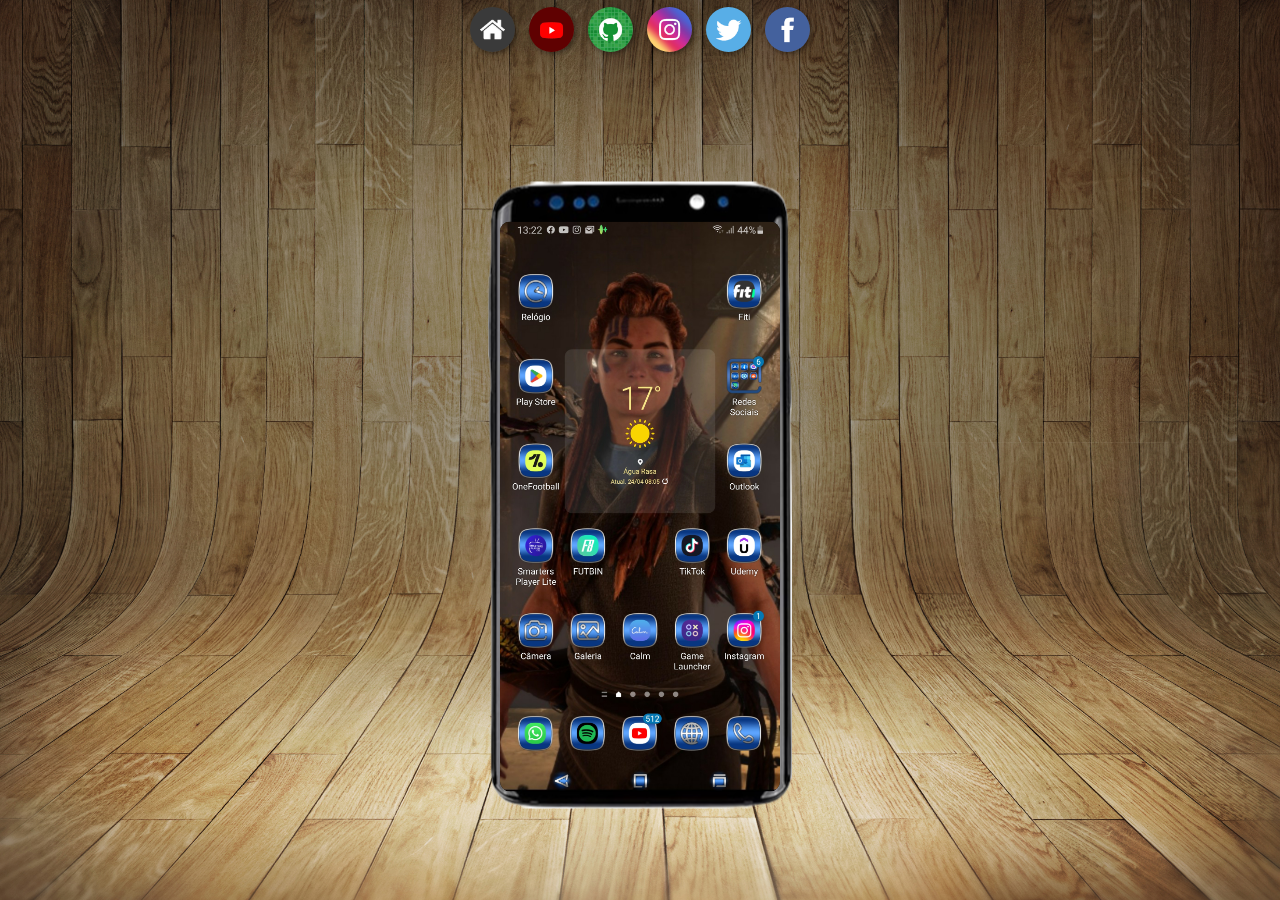
<file: index.html>
<!DOCTYPE html>
<html lang="pt-br">
<head>
    <meta charset="UTF-8">
    <meta name="viewport" content="width=device-width, initial-scale=1.0">
    <link rel="shortcut icon" href="triforce-favicon.png" type="image/x-icon">
    <link rel="stylesheet" href="estilos/style.css">
    <title>Projeto Redes Sociais</title>
</head>
<body>
    <main>
        <section id="telefone">
            <iframe src="home.html" name="tela" id="tela" frameborder="0">
                Seu navegador não é compatível com isso.
            </iframe>
        </section>
        <section id="redes-sociais">
            <a href="home.html" target="tela"><img src="imagens/logo-home.jpg" alt=""></a><br>
            <a href="youtube.html" target="tela"><img src="imagens/logo-youtube.jpg" alt=""></a><br>
            <a href="github.html" target="tela"><img src="imagens/logo-github.jpg" alt=""></a><br>
            <a href="instagram.html" target="tela"><img src="imagens/logo-instagram.jpg" alt=""></a><br>
            <a href="twitter.html" target="tela"><img src="imagens/logo-twitter.jpg" alt=""></a><br>
            <a href="facebook.html" target="tela"><img src="imagens/logo-facebook.jpg" alt=""></a>
        </section>
    </main>
    
</body>
</html>
</file>
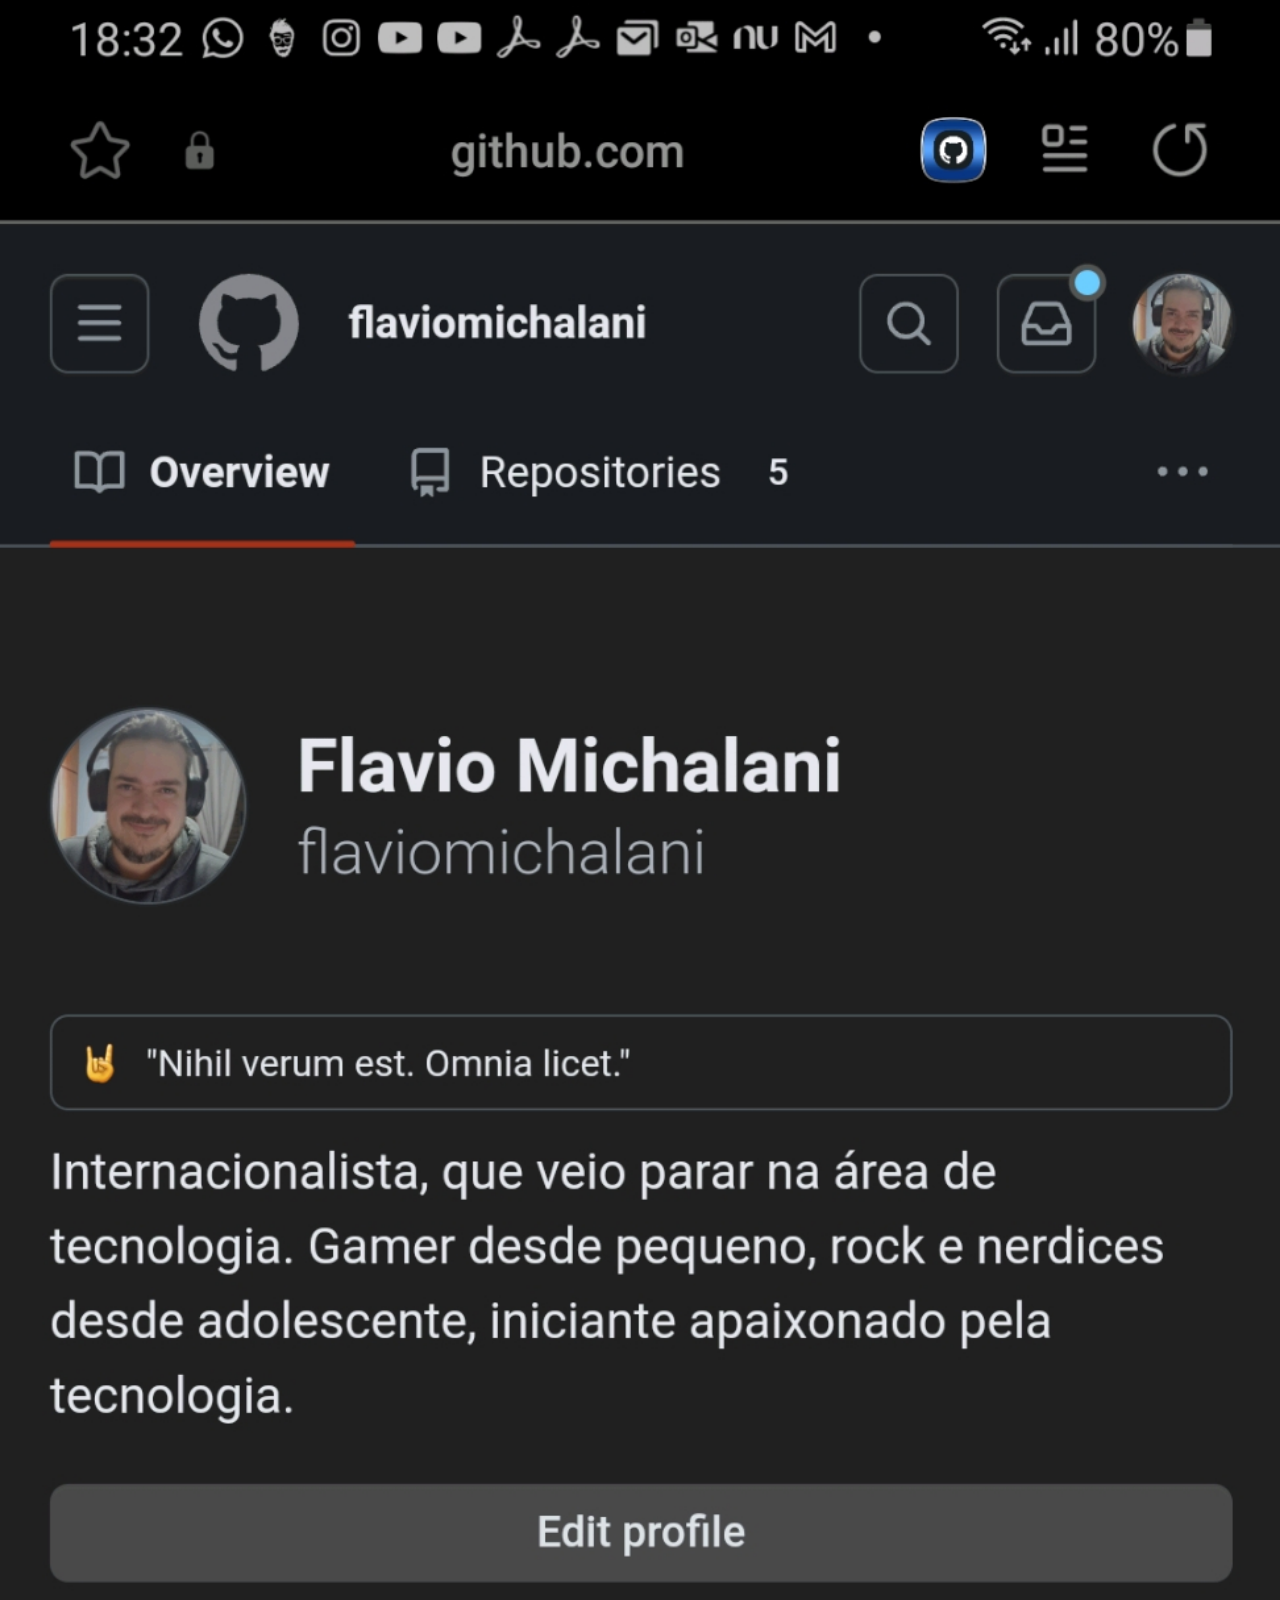
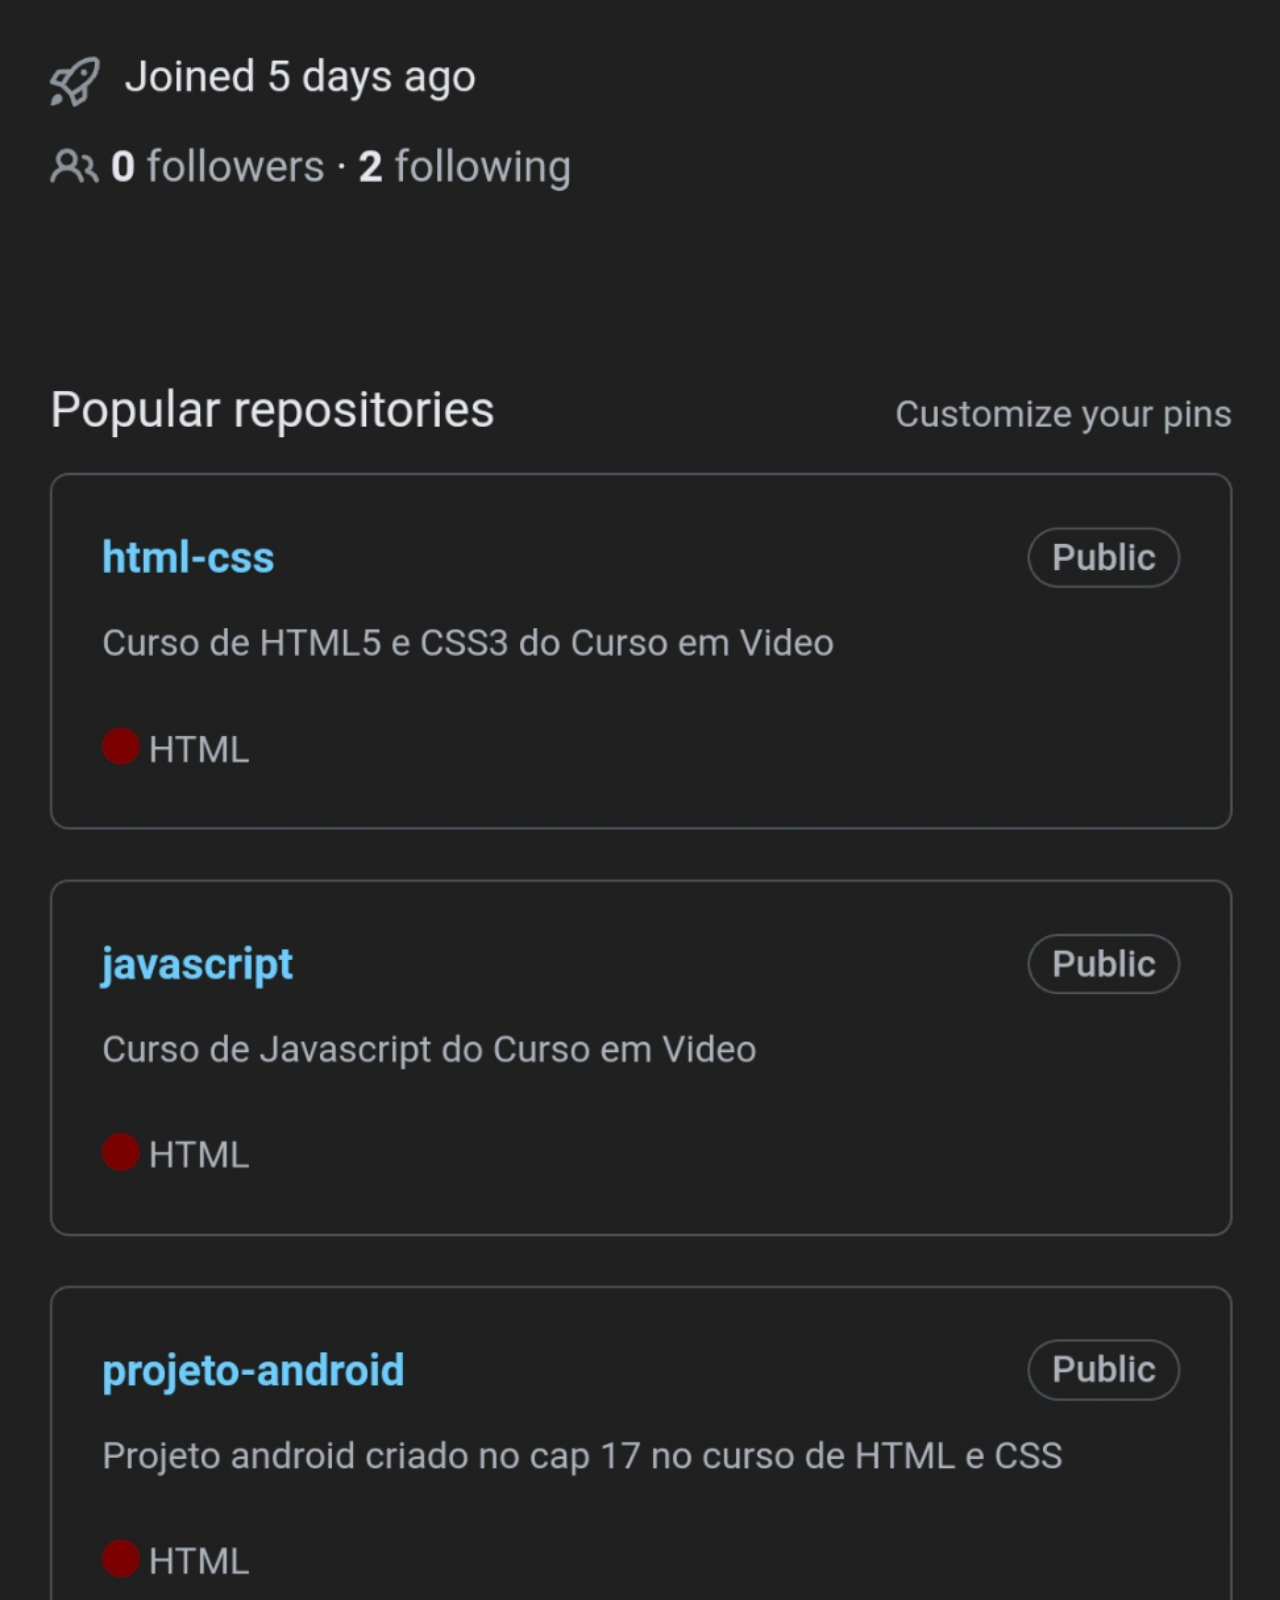
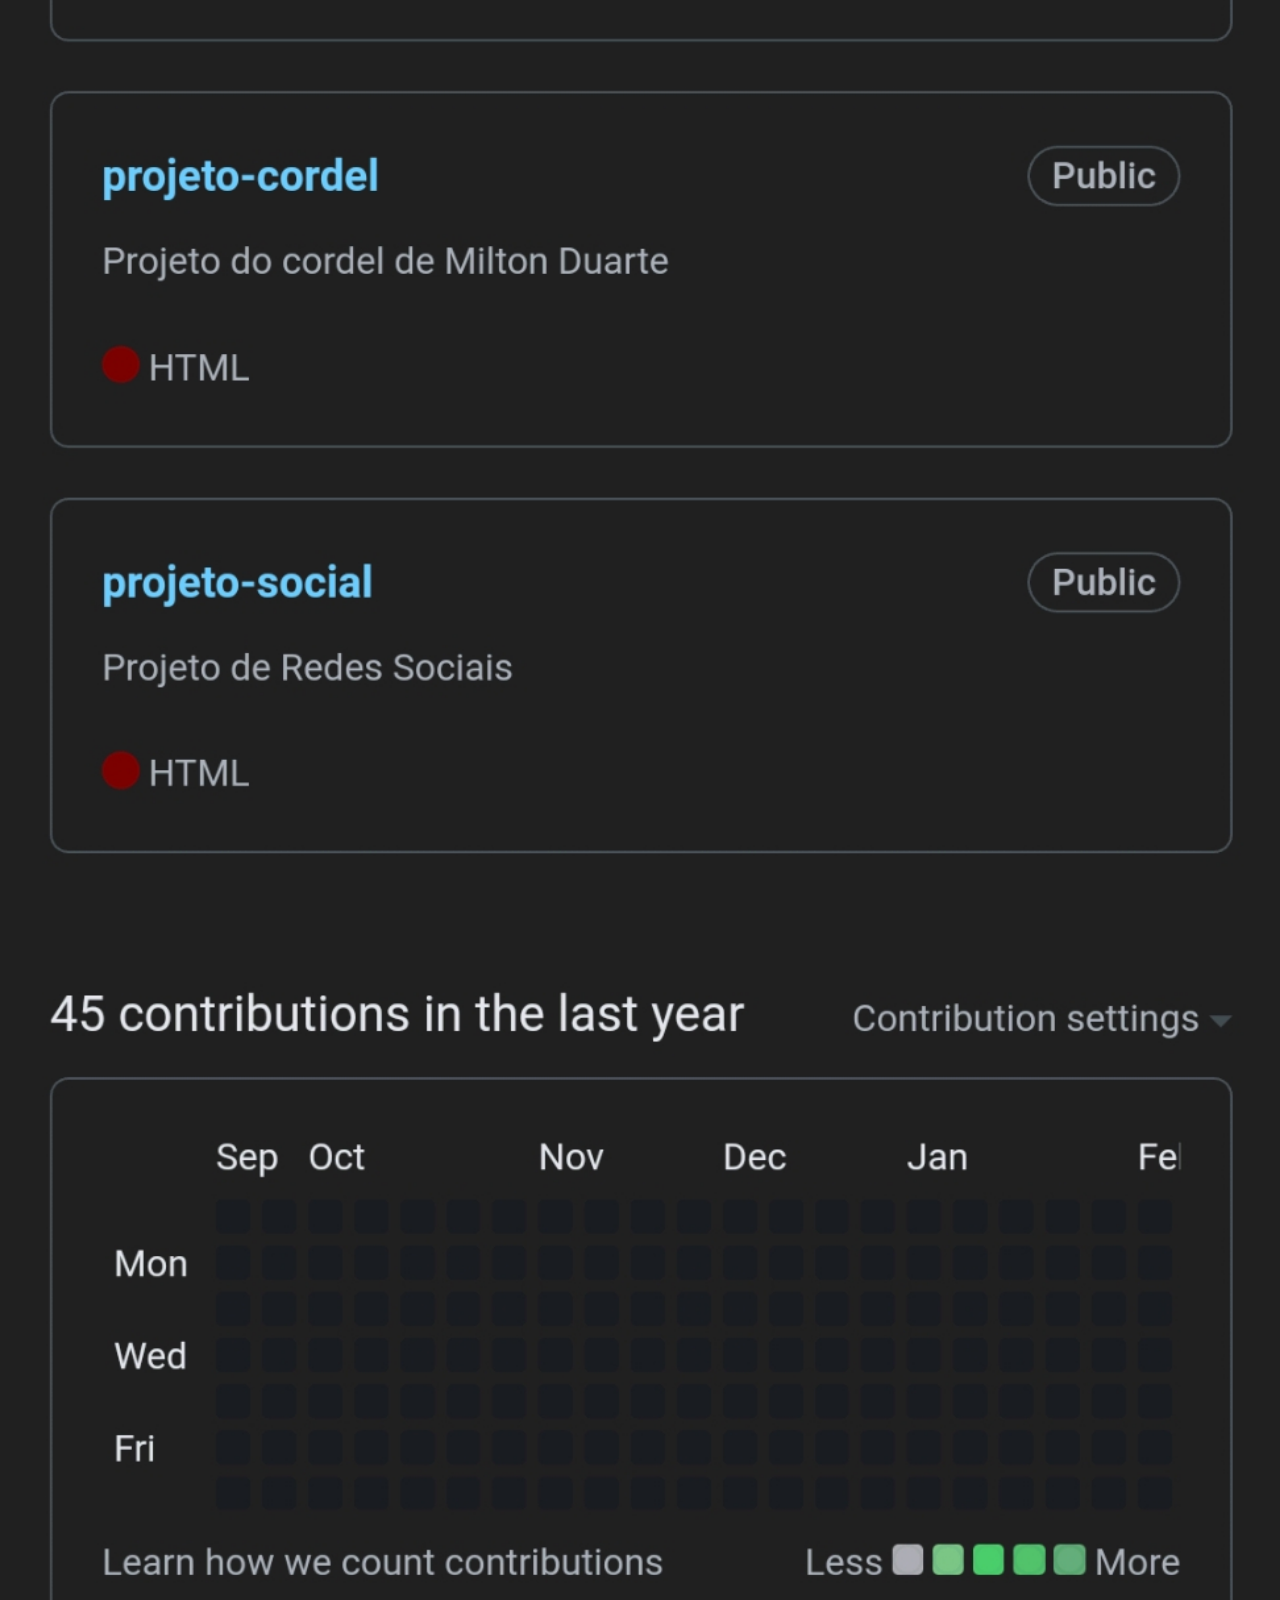
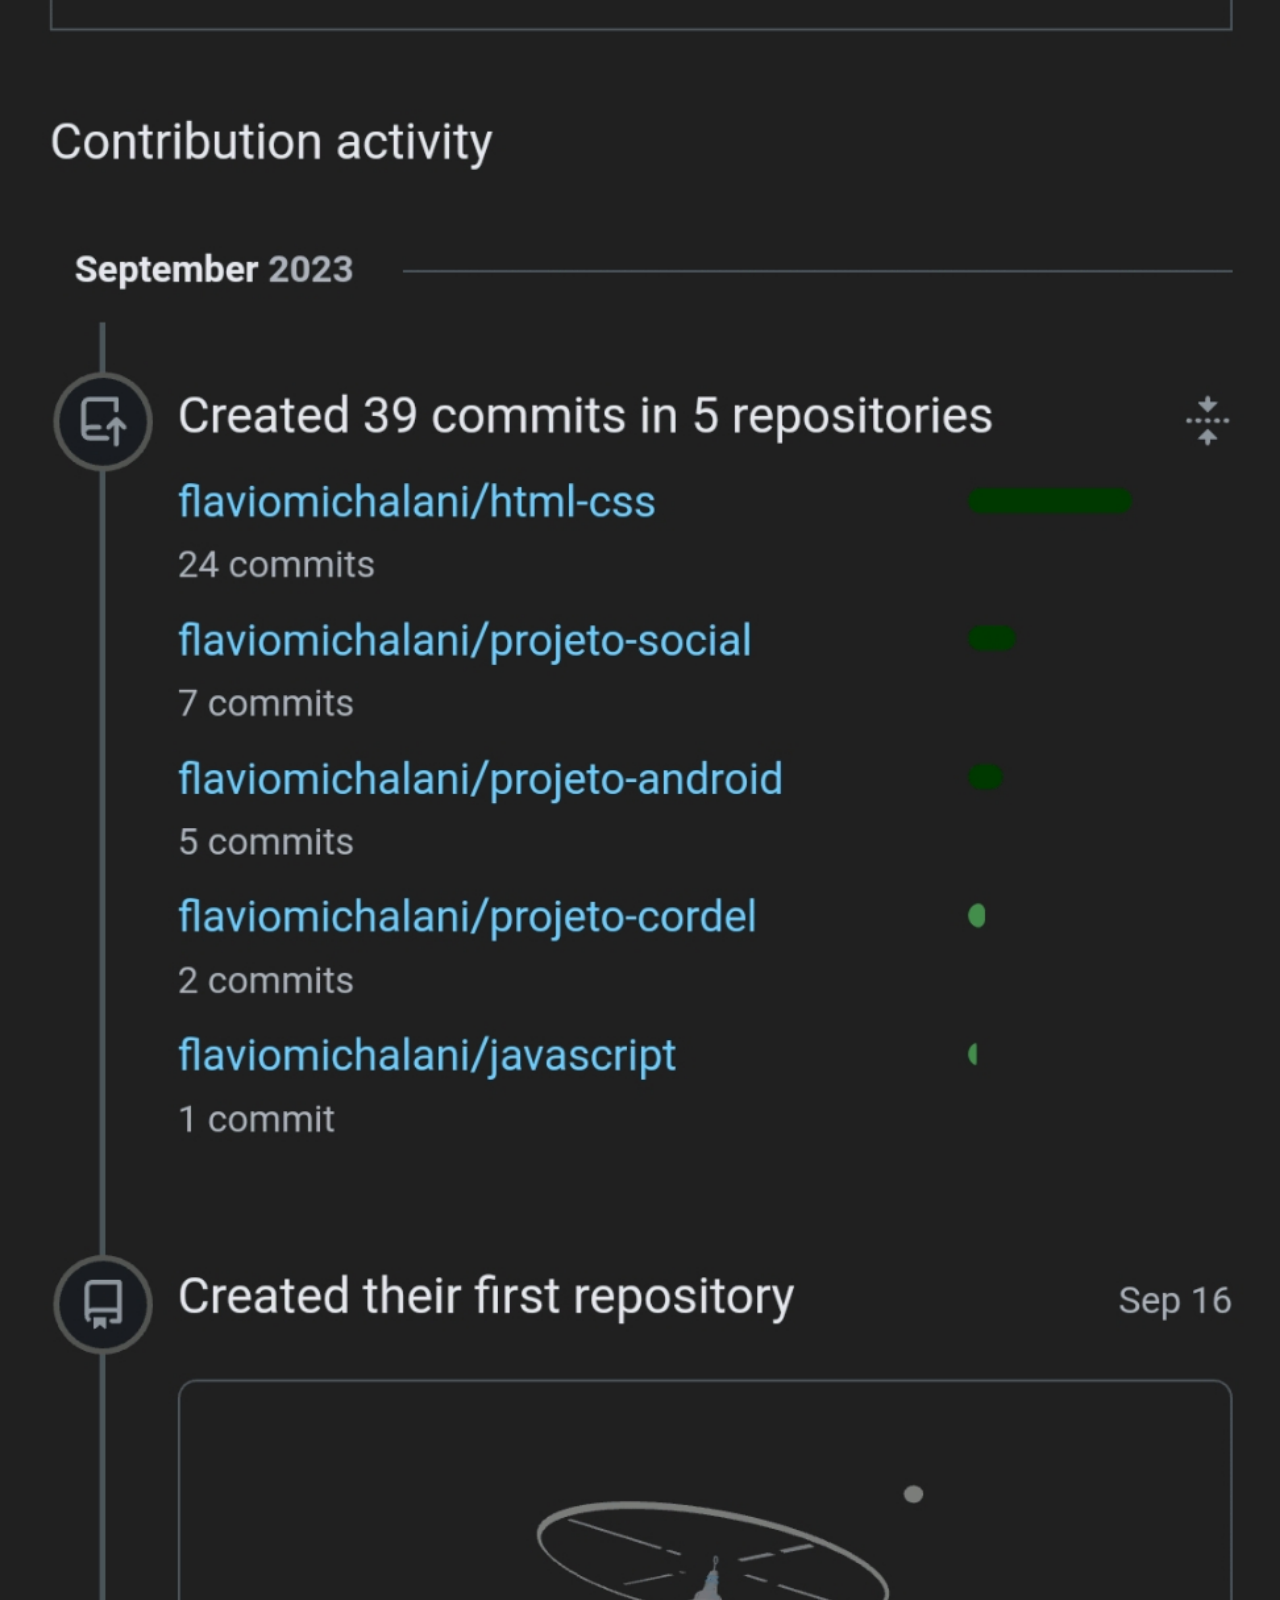
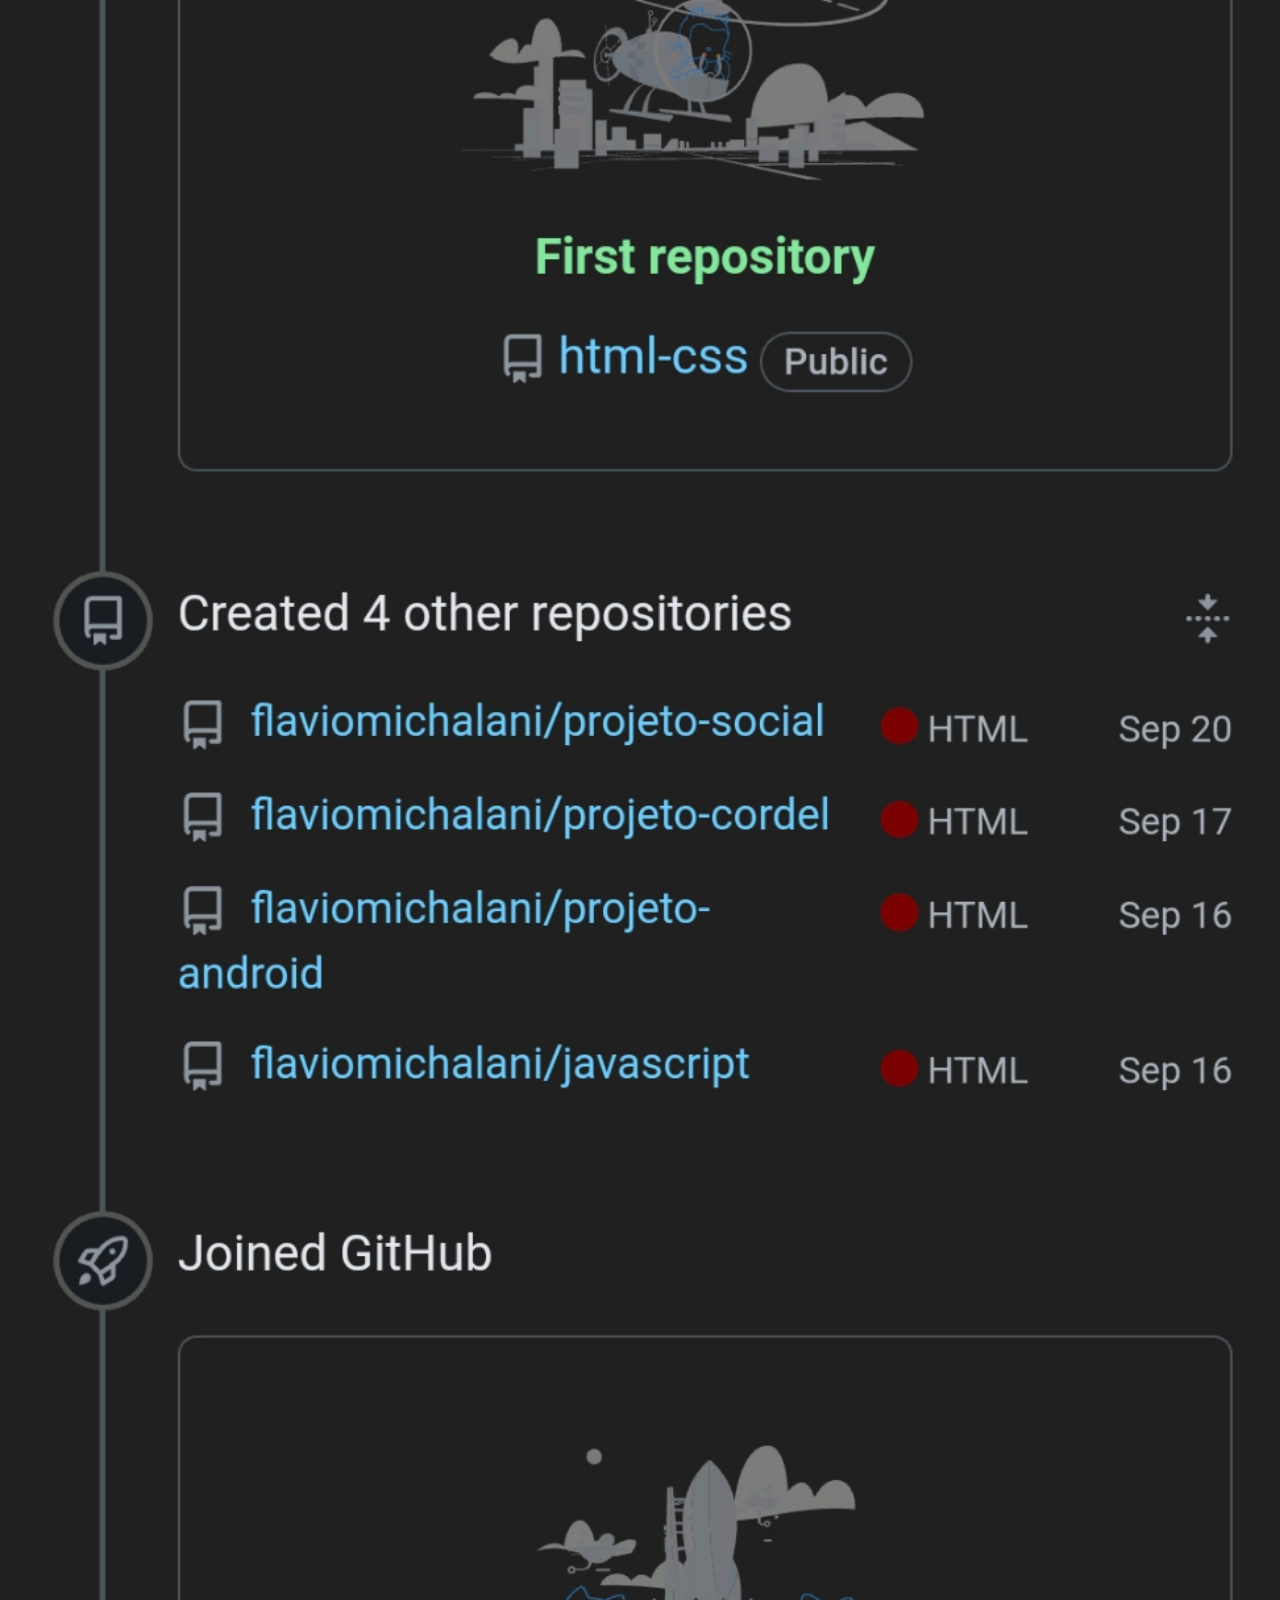
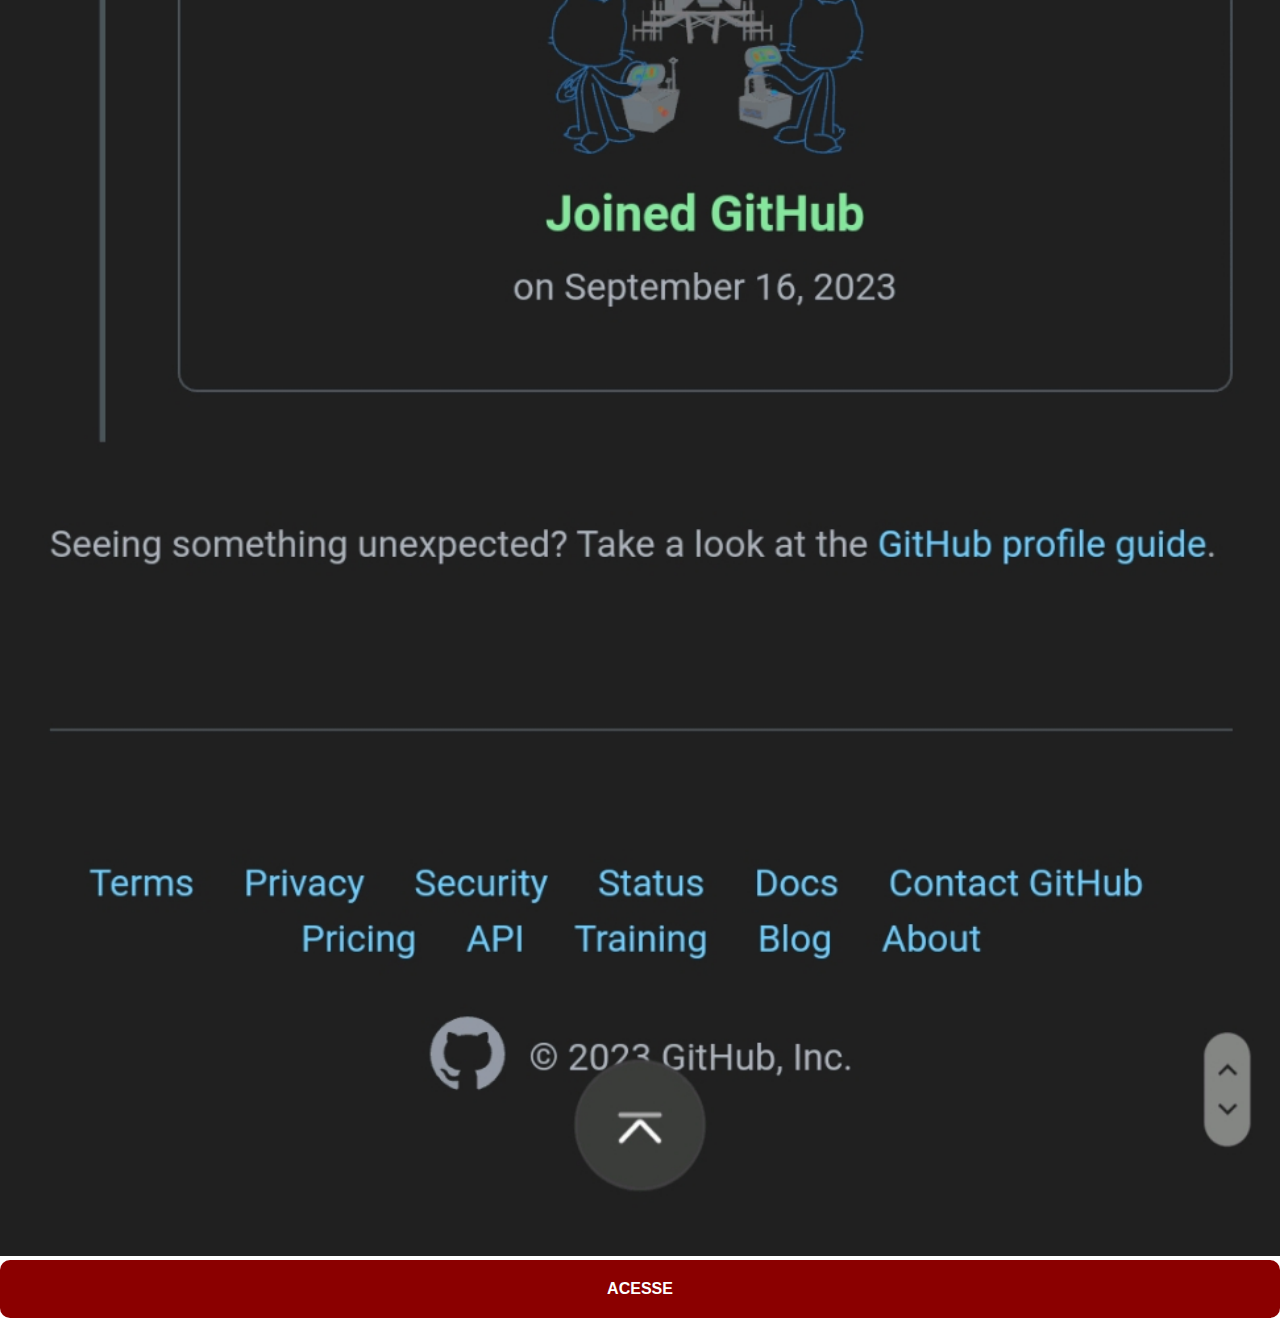
<file: github.html>
<!DOCTYPE html>
<html lang="en">
<head>
    <meta charset="UTF-8">
    <meta name="viewport" content="width=device-width, initial-scale=1.0">
    <title>GitHub</title>
    <link rel="stylesheet" href="estilos/social.css">
</head>
<body>
    <img src="imagens/screenshot-github.jpg" alt="GitHub">
    <a href="https://github.com/flaviomichalani"
    target="_blank">ACESSE</a>
</body>
</html>
</file>
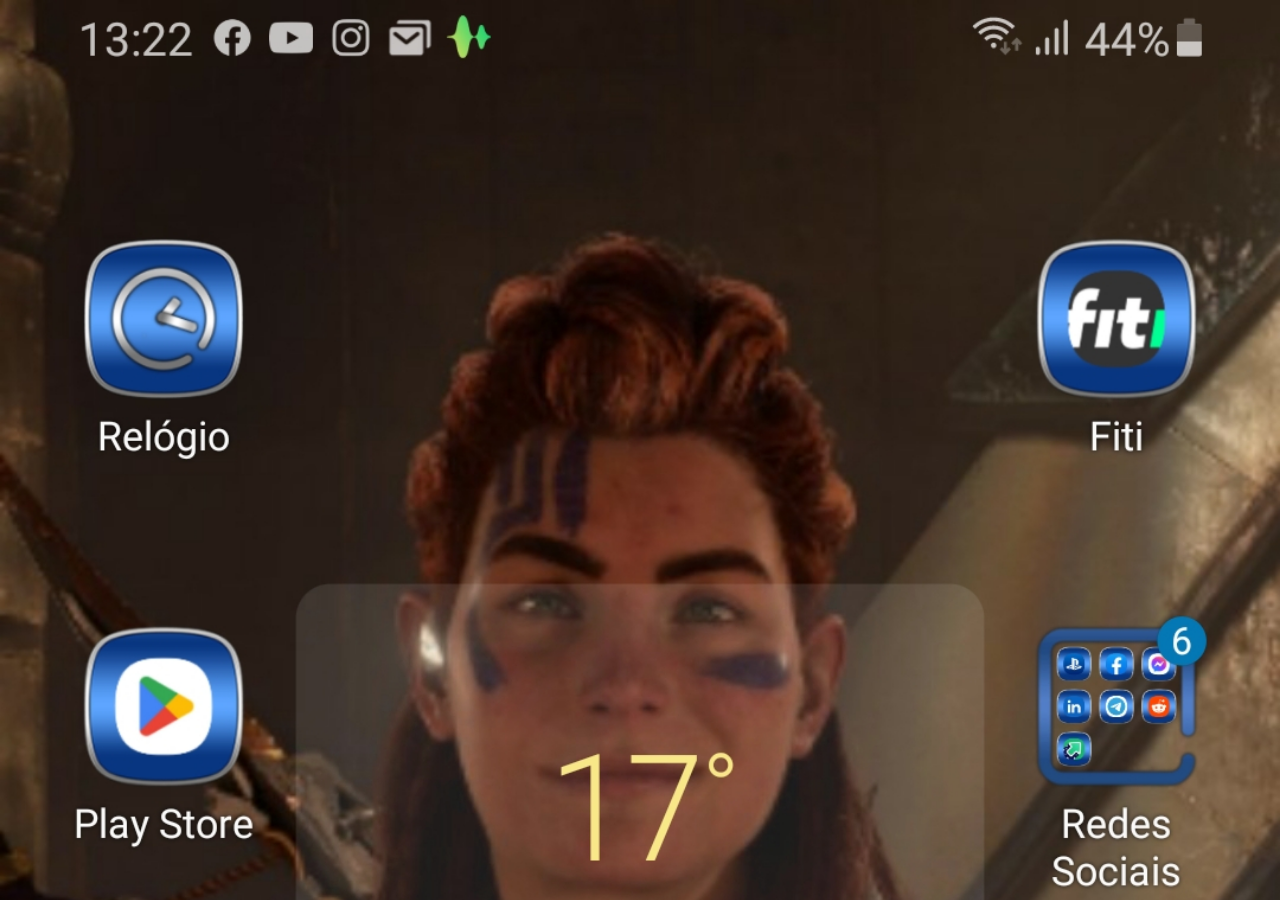
<file: home.html>
<!DOCTYPE html>
<html lang="pt-br">
<head>
    <meta charset="UTF-8">
    <meta name="viewport" content="width=device-width, initial-scale=1.0">
    <title>Home</title>    
</head>
<style>
    * {
        margin: 0px;
        padding: 0px;
    }

    body {
        width: 100vw;
        height: 100vh;
        background: black url('imagens/screenshot-home.jpg') no-repeat top center;
        background-size: cover;
    }


</style>
<body>
    
</body>
</html>
</file>
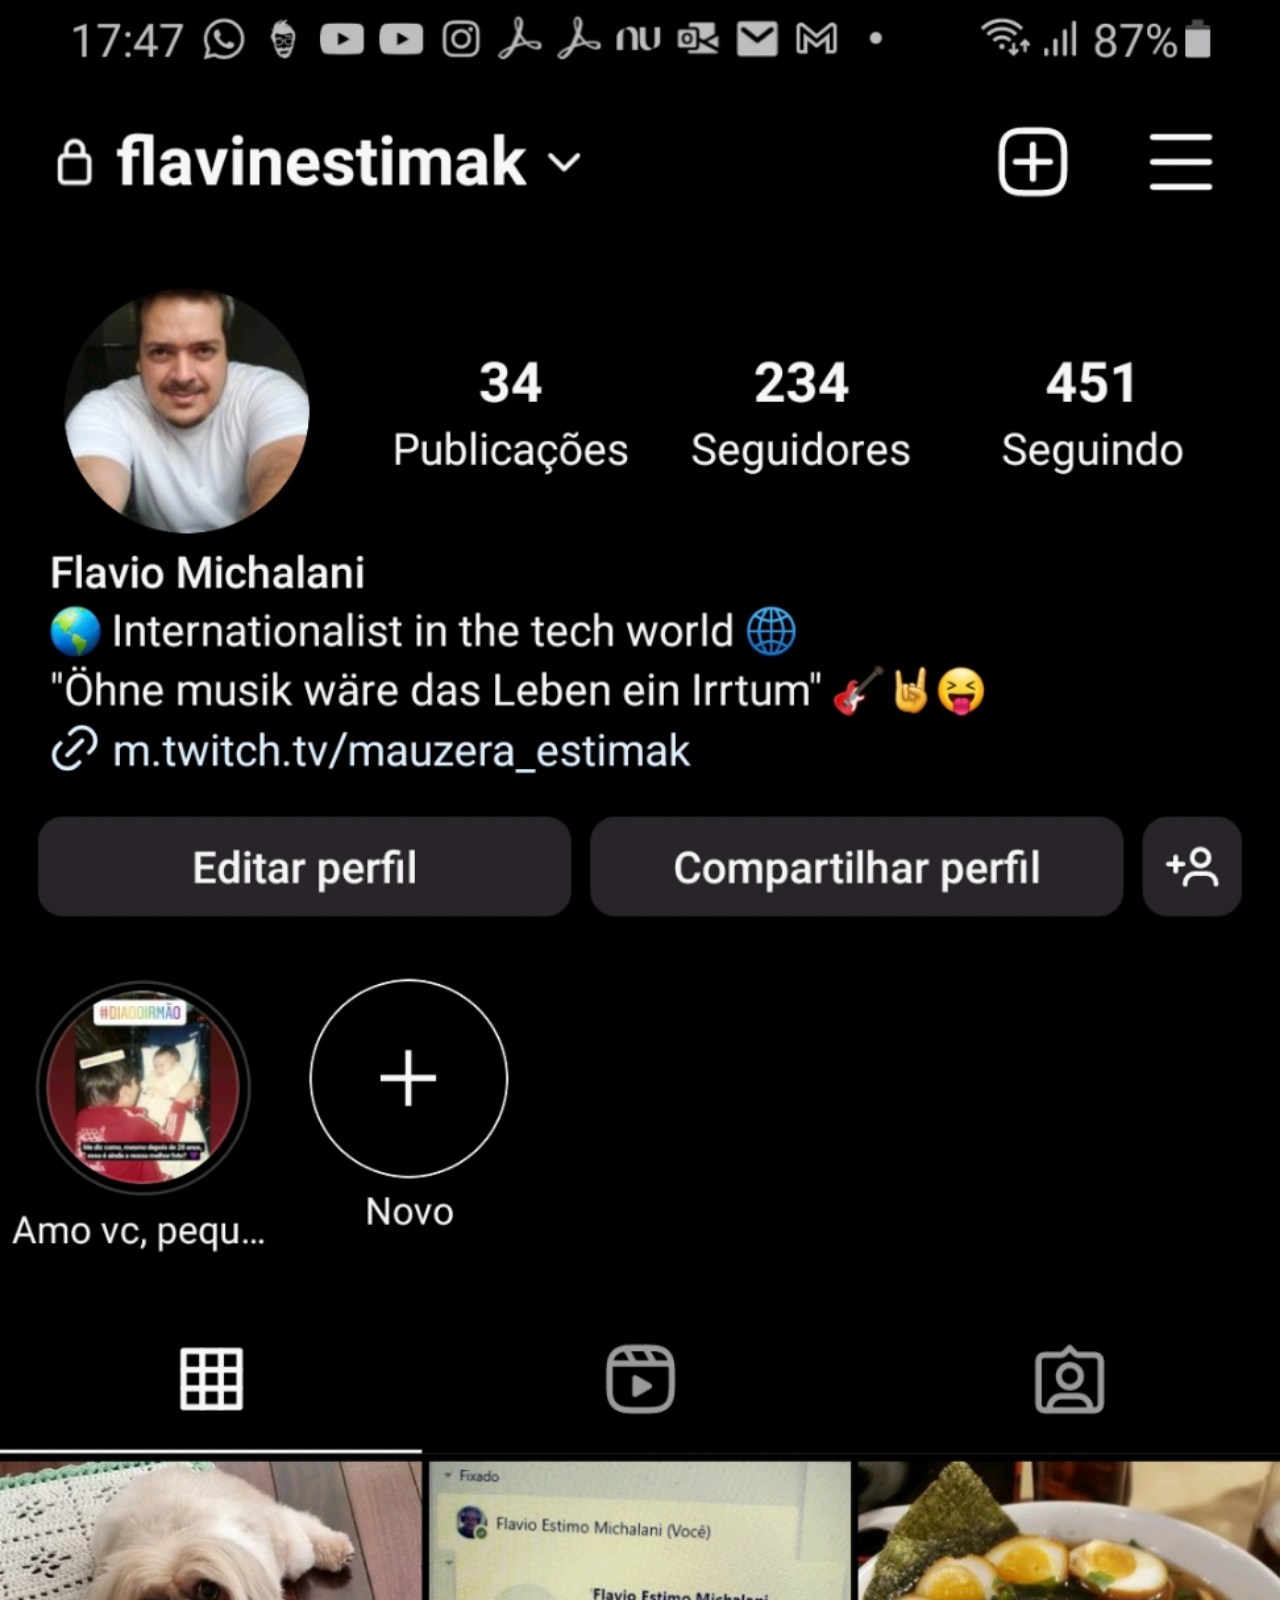
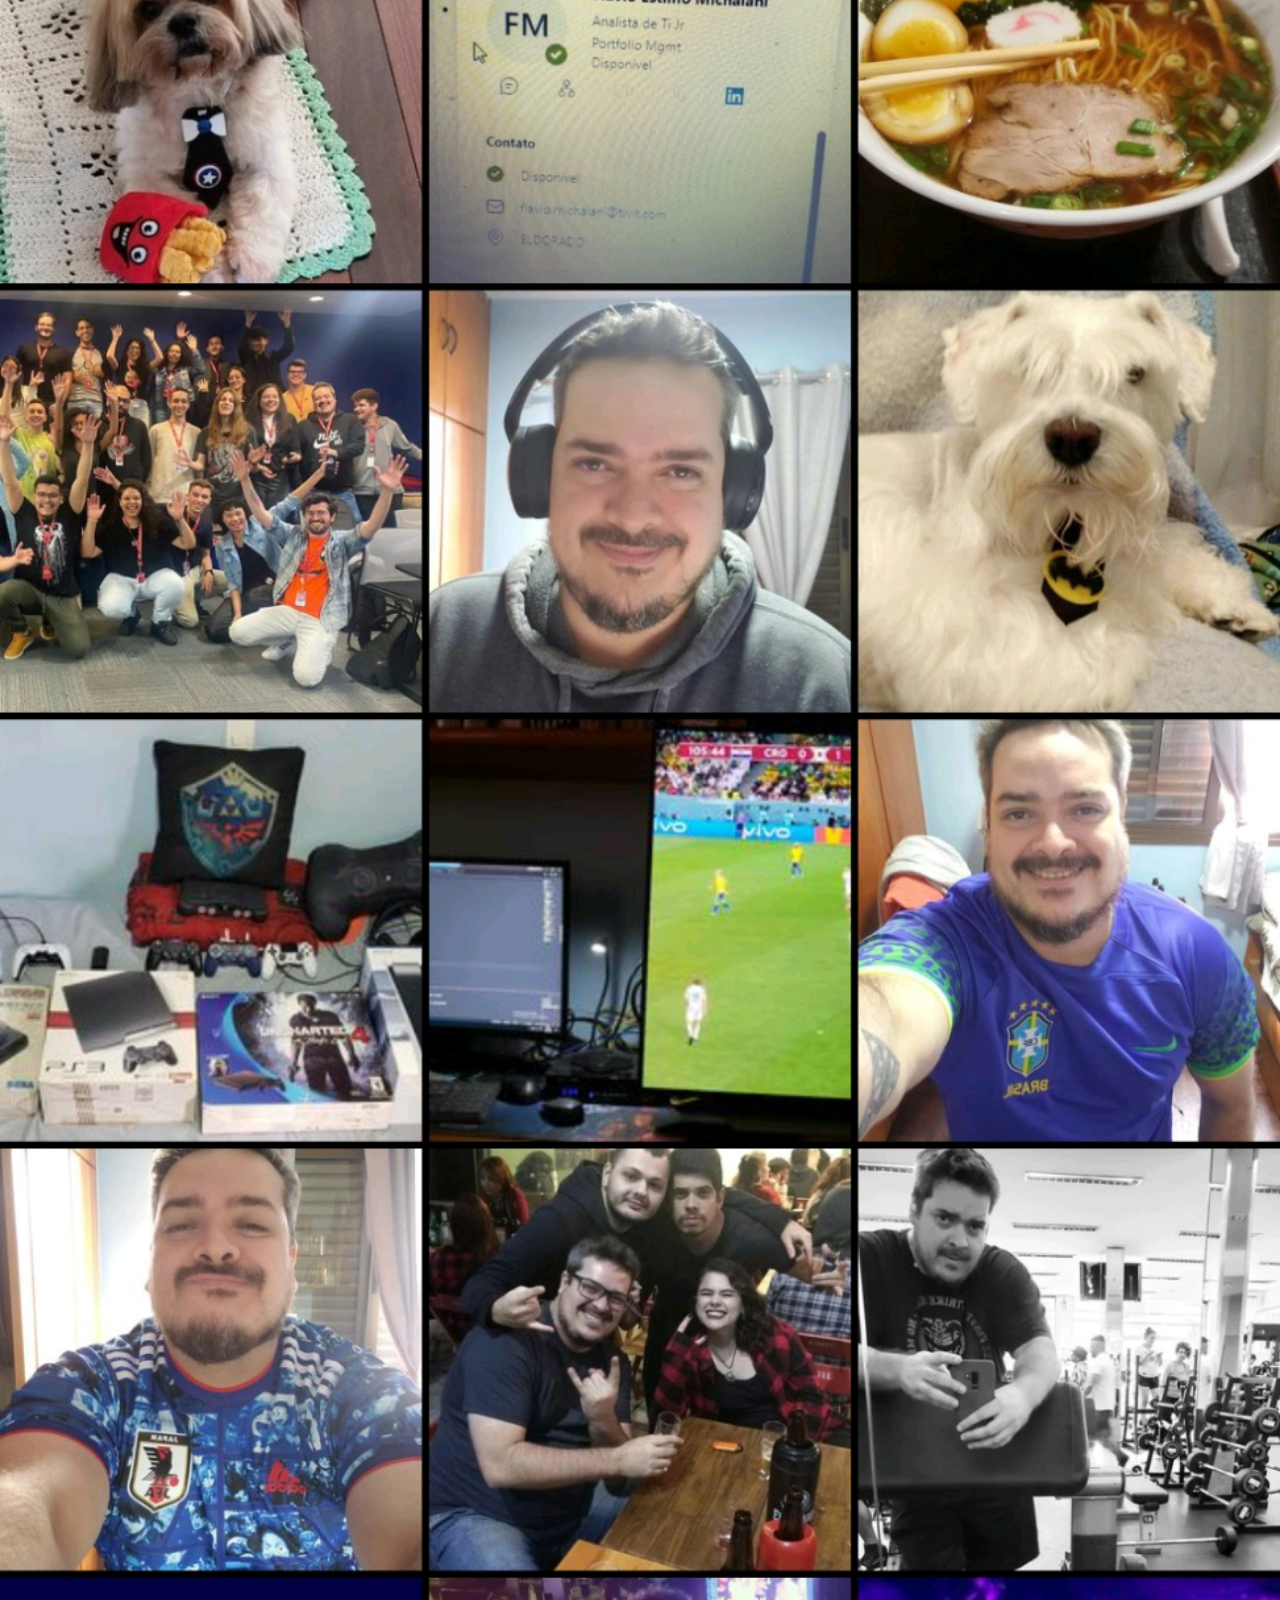
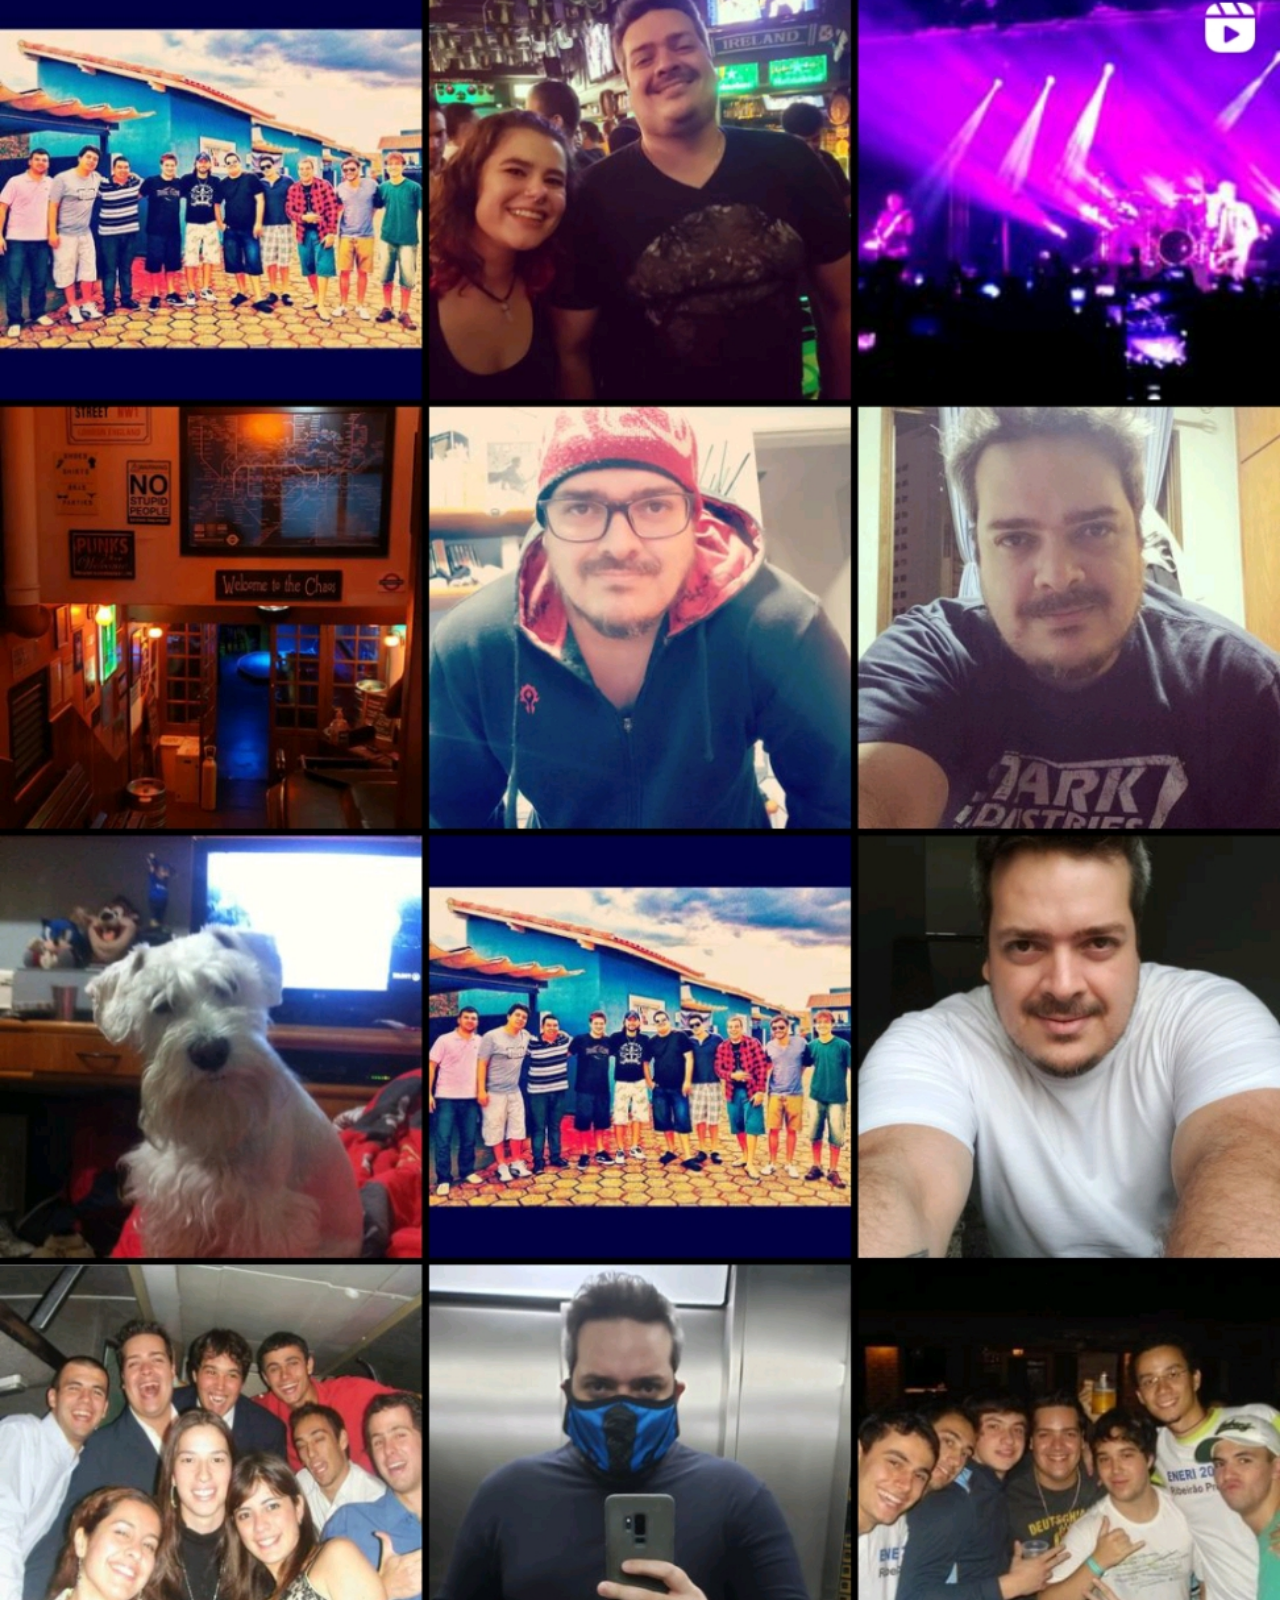
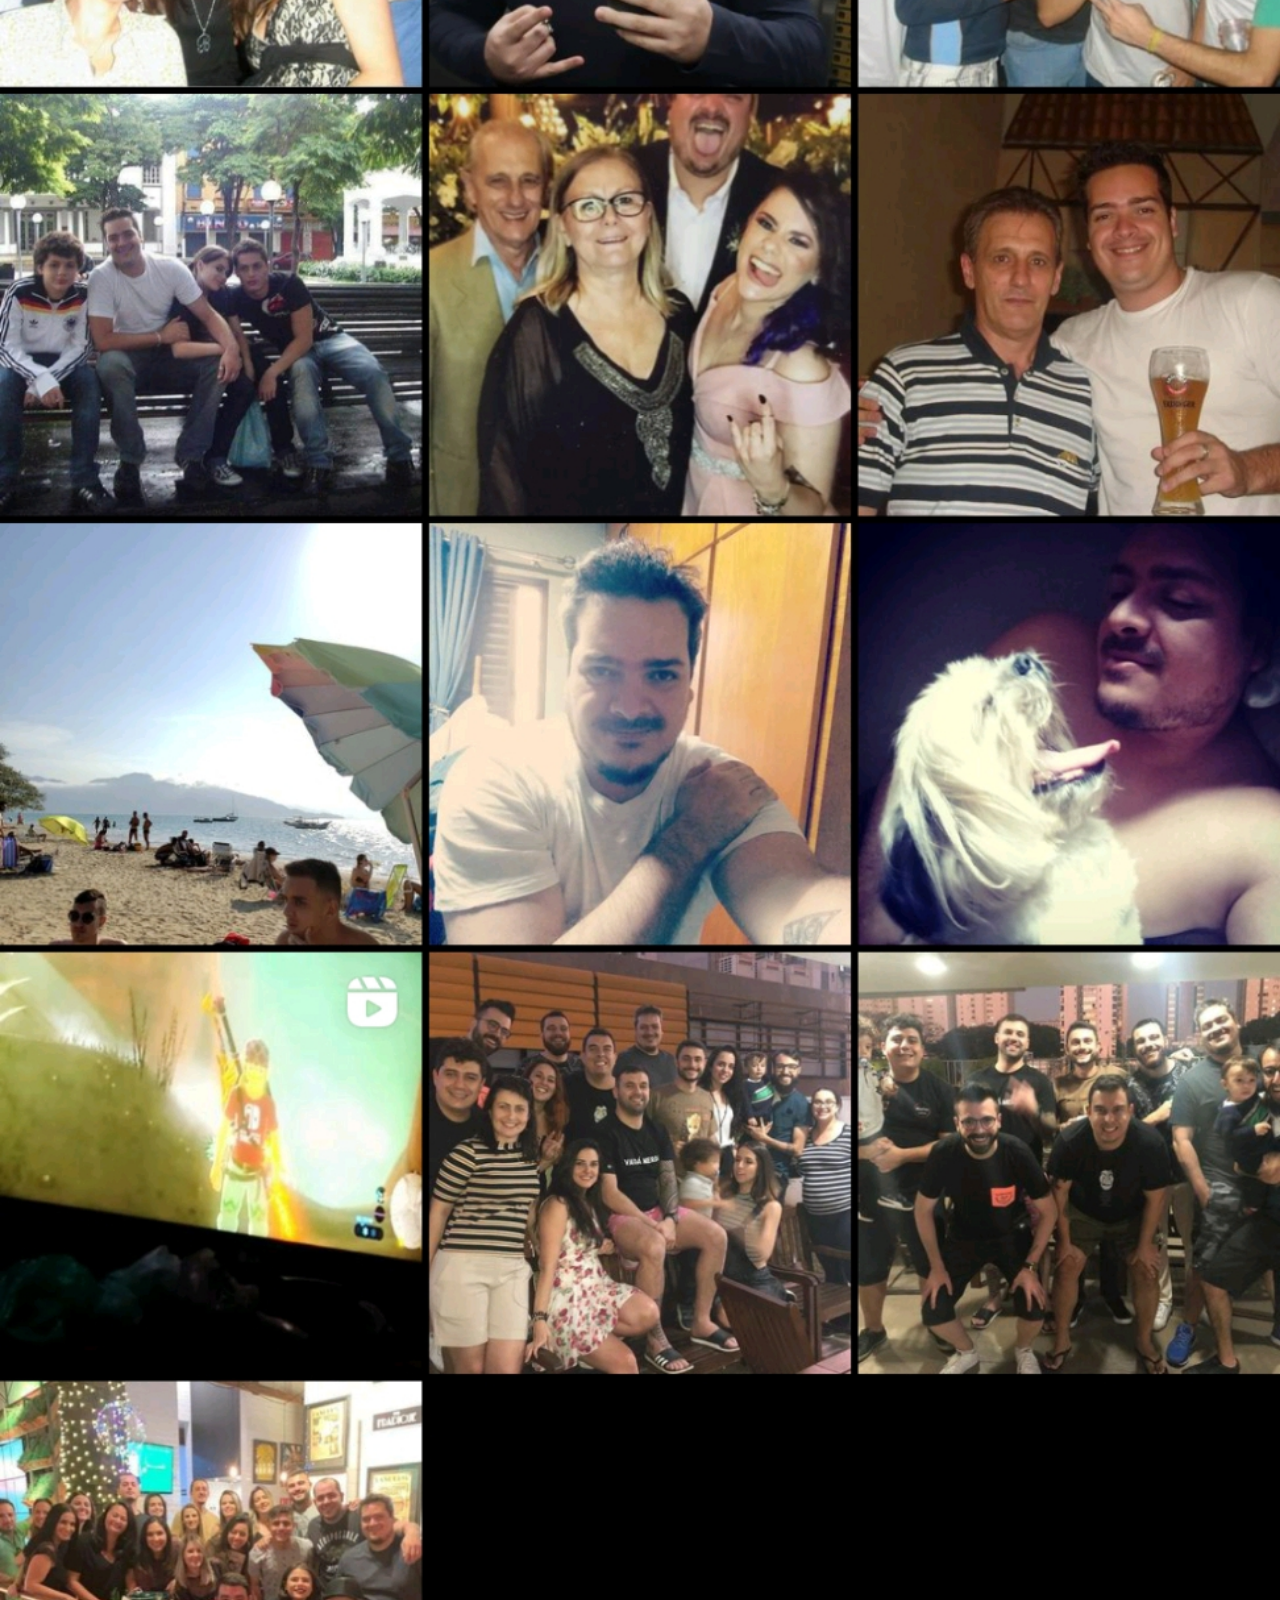
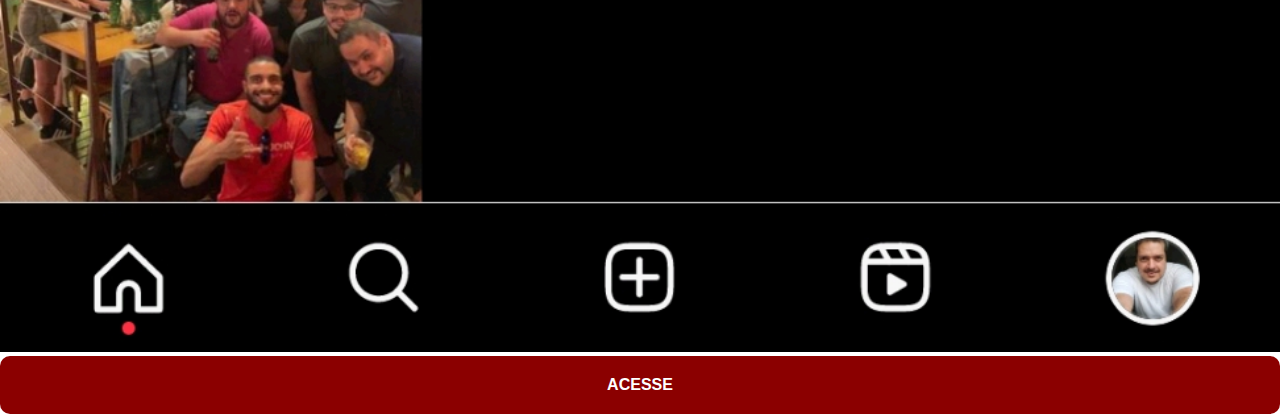
<file: instagram.html>
<!DOCTYPE html>
<html lang="pt-br">
<head>
    <meta charset="UTF-8">
    <meta name="viewport" content="width=device-width, initial-scale=1.0">
    <title>Instagram</title>
    <link rel="stylesheet" href="estilos/social.css">
</head>
<body>
    <img src="imagens/screenshot-instagram.jpg" alt="Instagram">
    <a href="https://www.instagram.com/flavinestimak/"
    target="_blank">ACESSE</a>
</body>
</html>
</file>
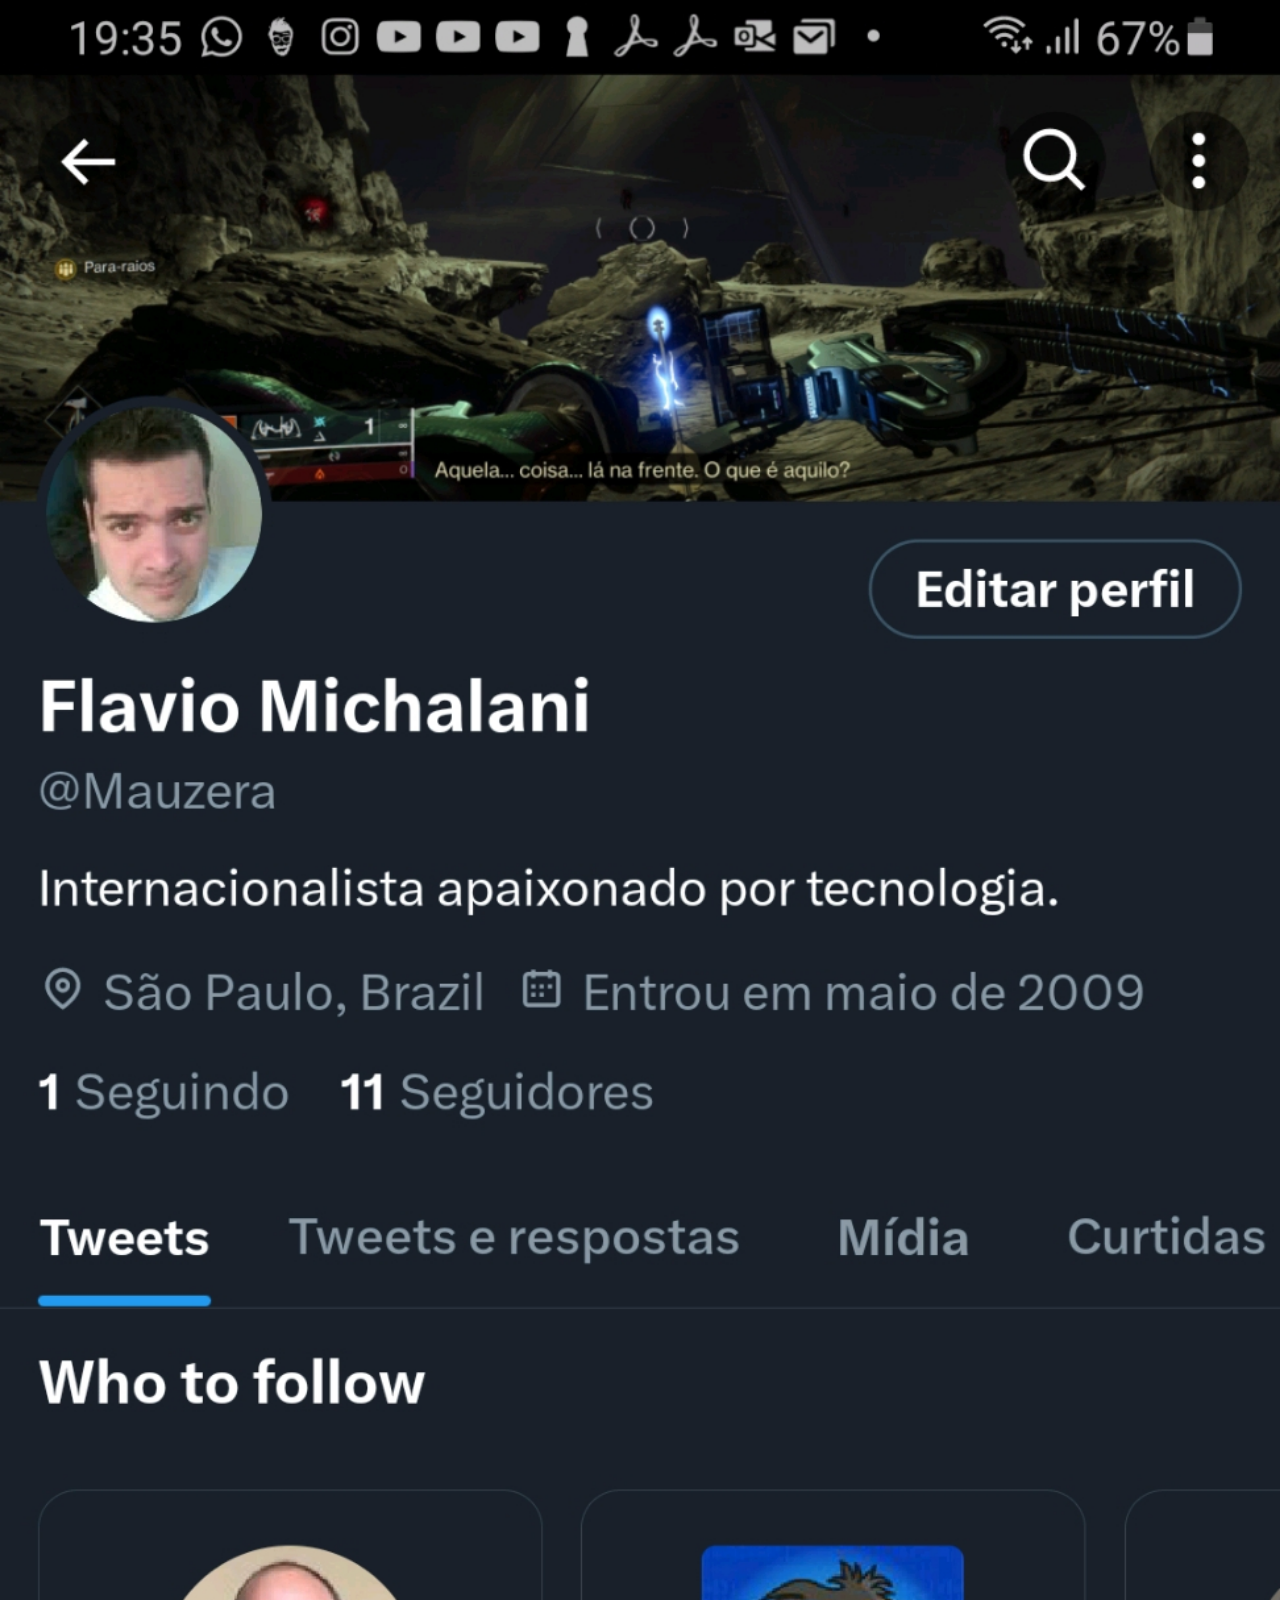
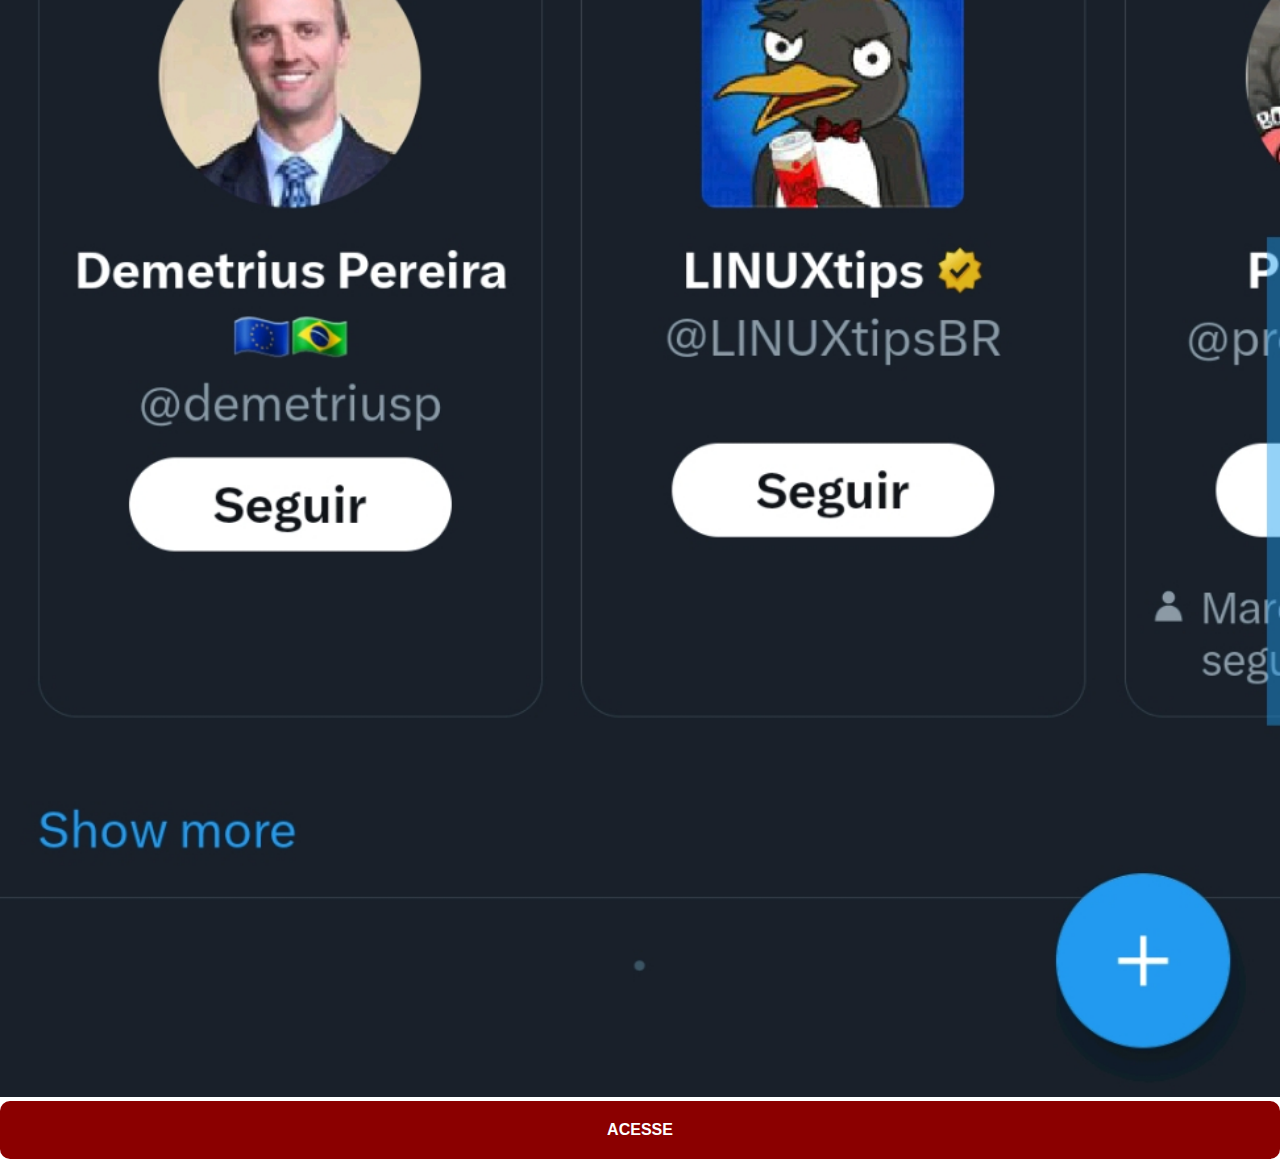
<file: twitter.html>
<!DOCTYPE html>
<html lang="pt-br">
<head>
    <meta charset="UTF-8">
    <meta name="viewport" content="width=device-width, initial-scale=1.0">
    <title>Twitter</title>
    <link rel="stylesheet" href="estilos/social.css">
</head>
<body>
    <img src="imagens/screenshot-twitter.jpg" alt="Twitter">
    <a href="https://twitter.com/Mauzera"
    target="_blank">ACESSE</a>
</body>
</html>
</file>
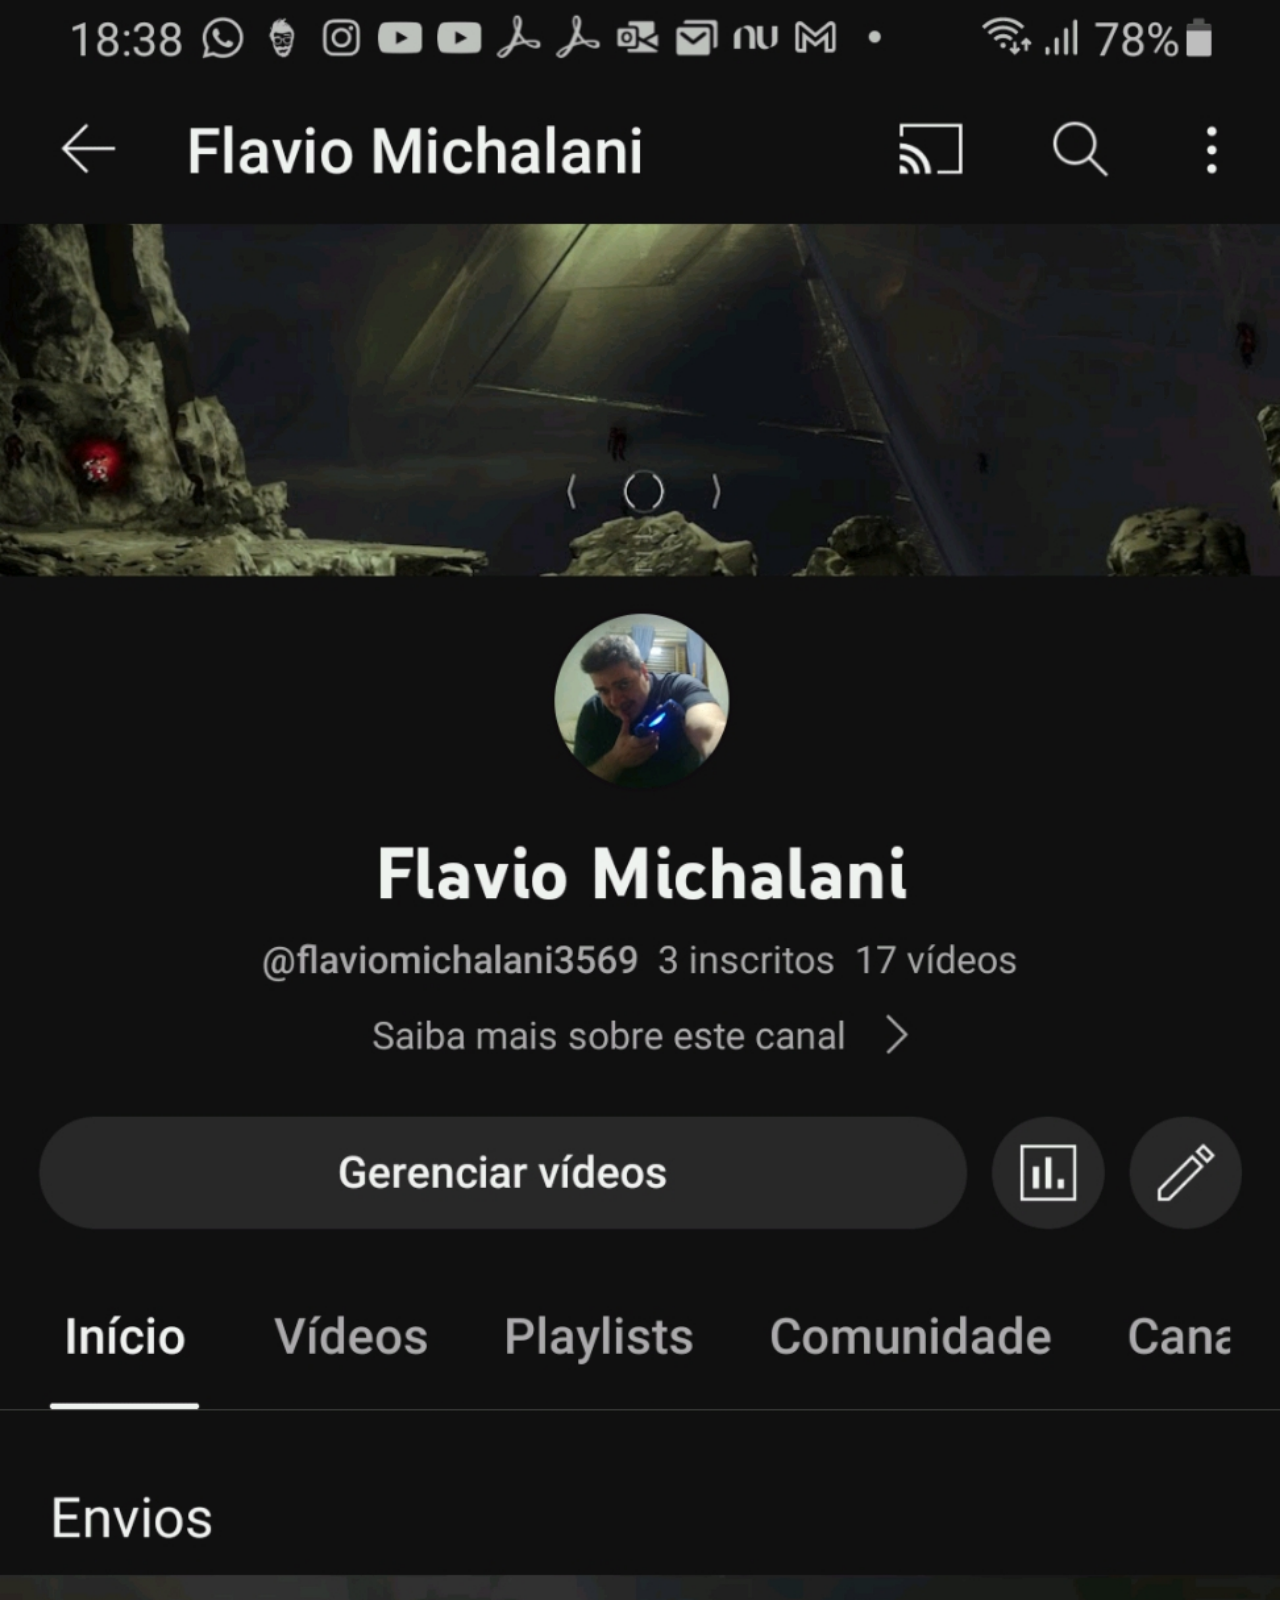
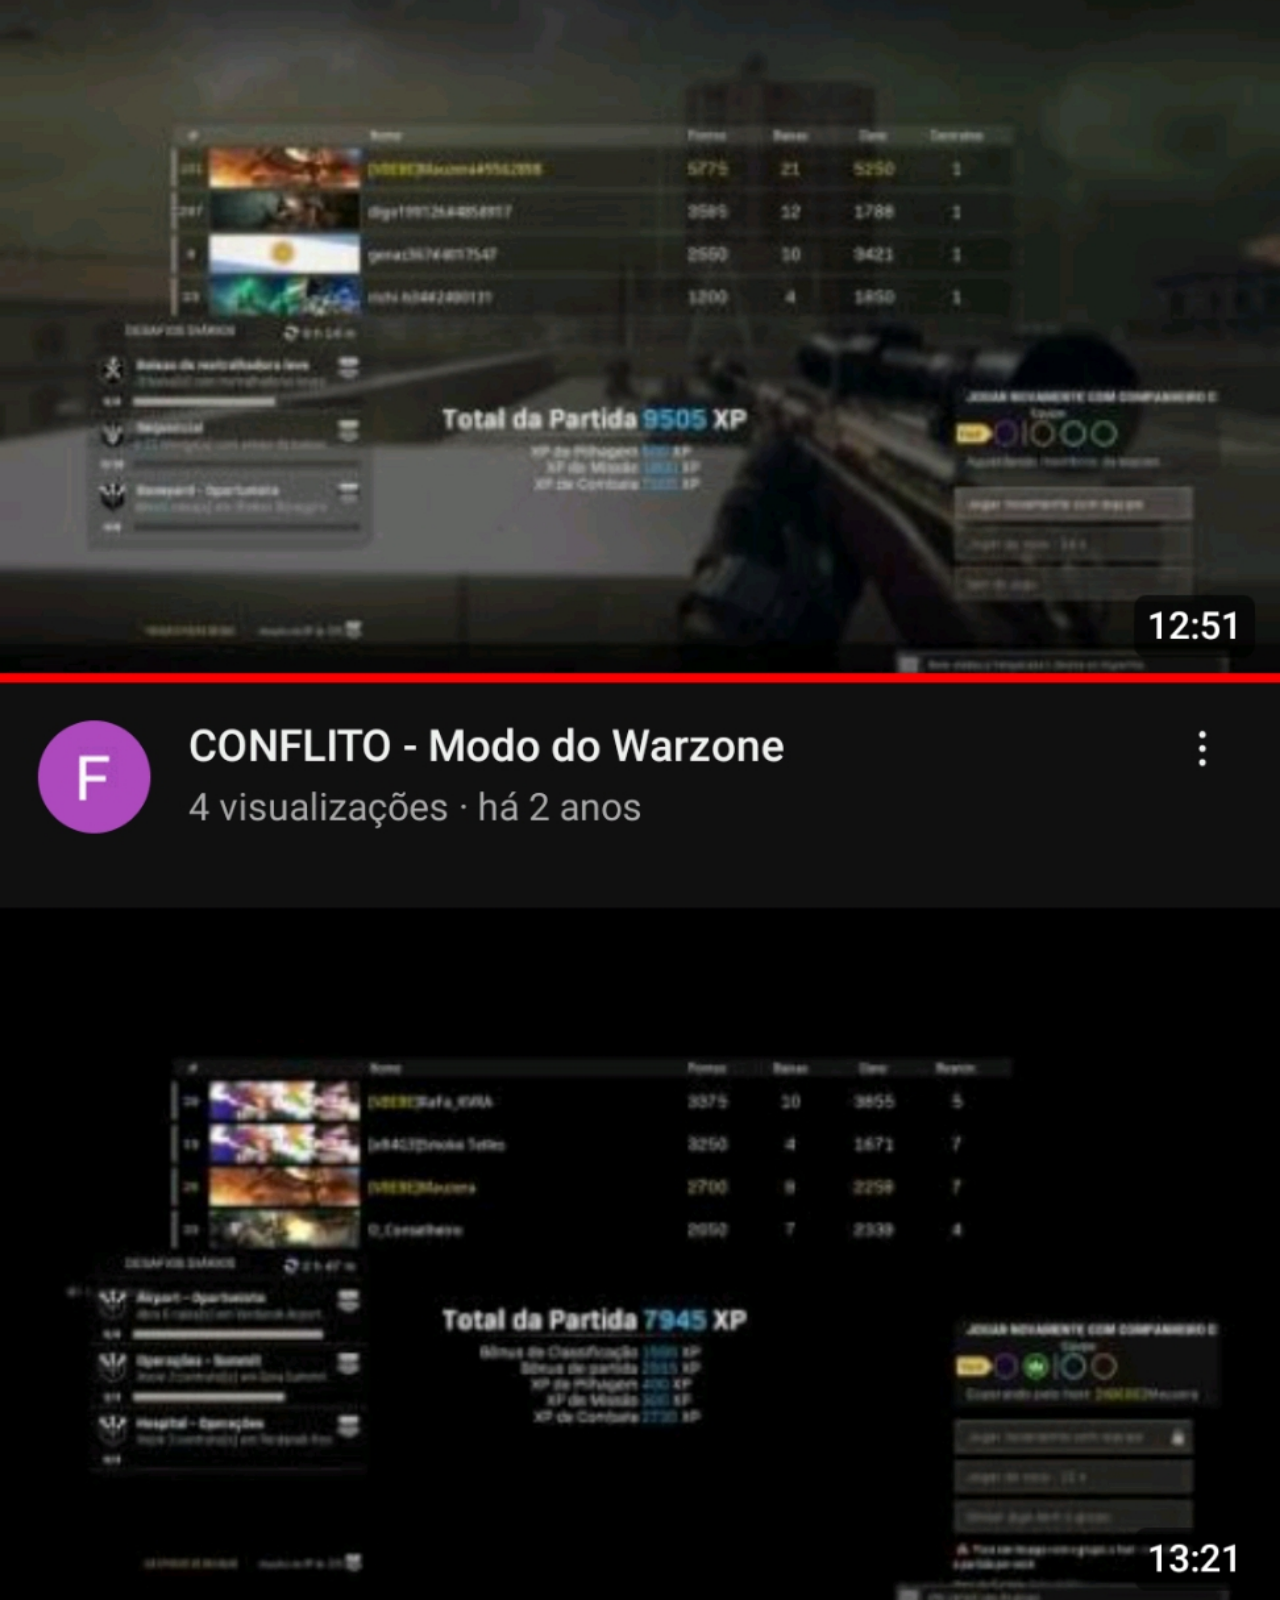
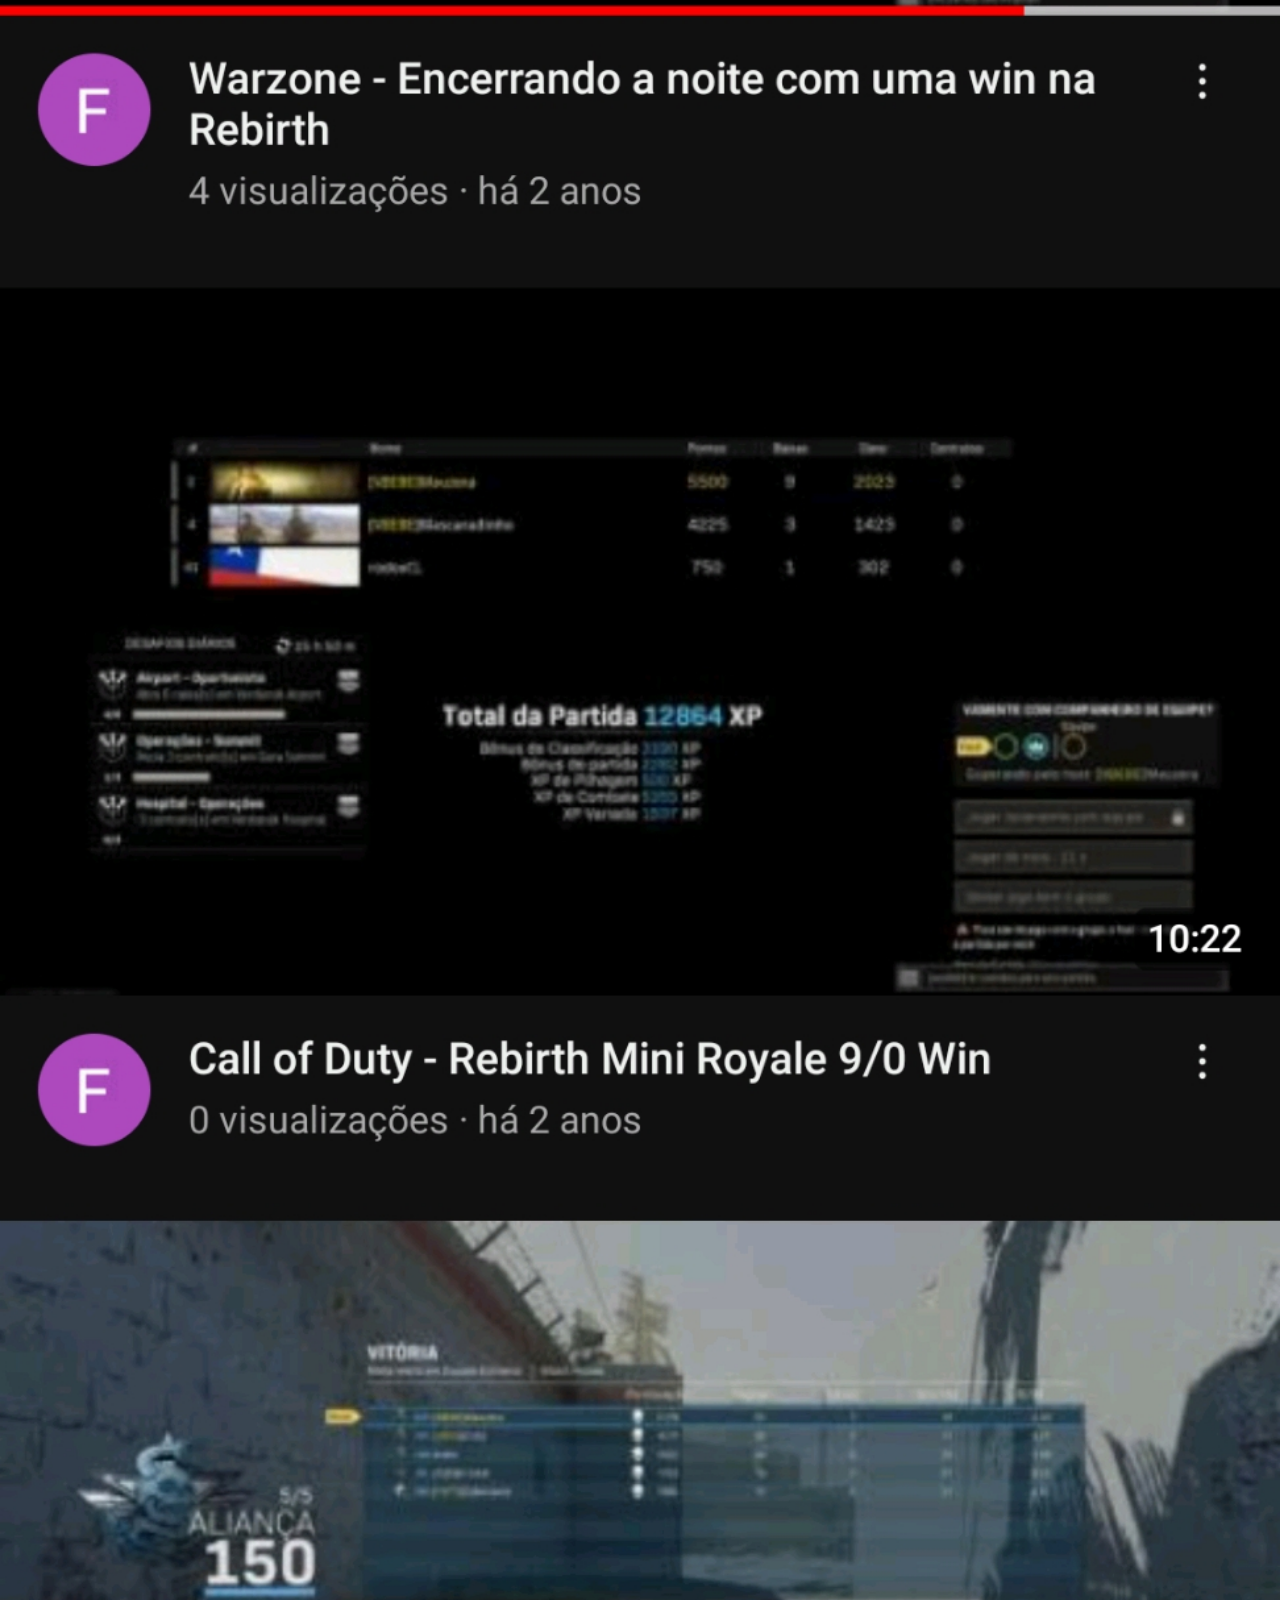
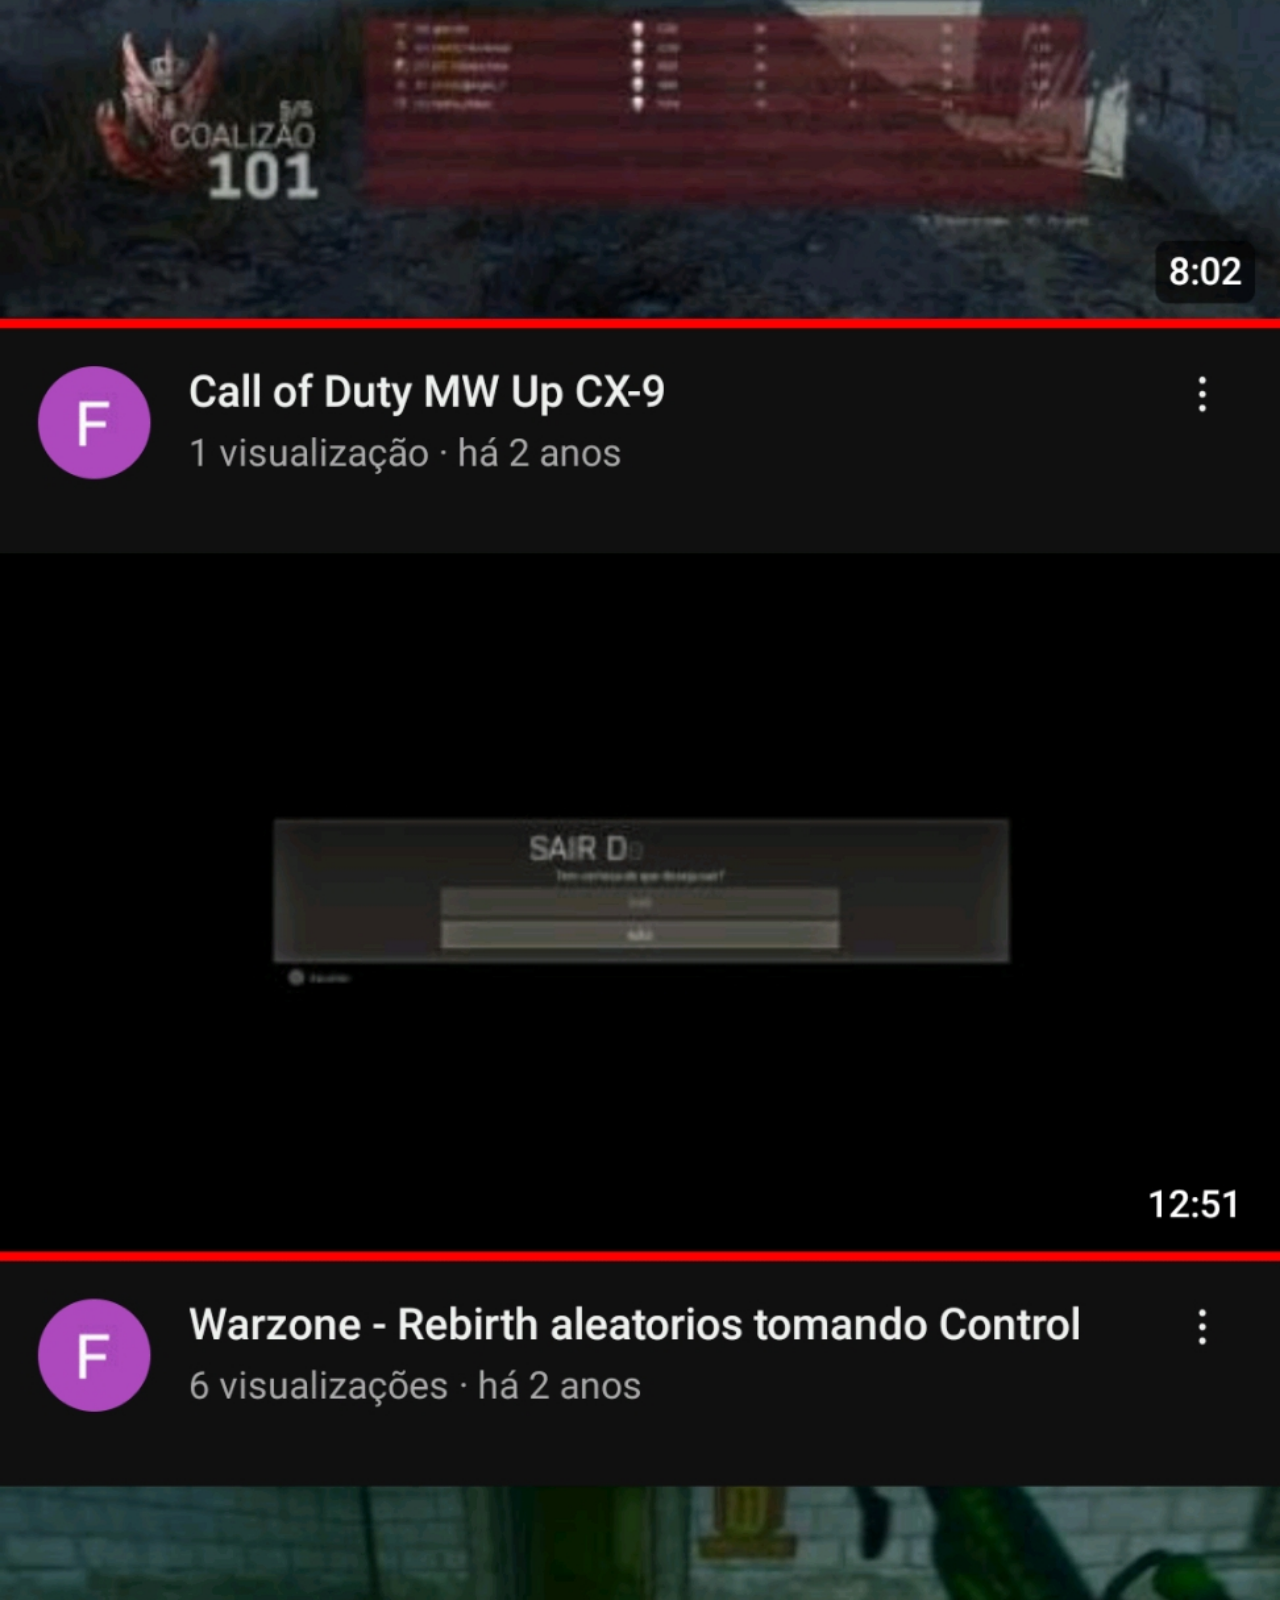
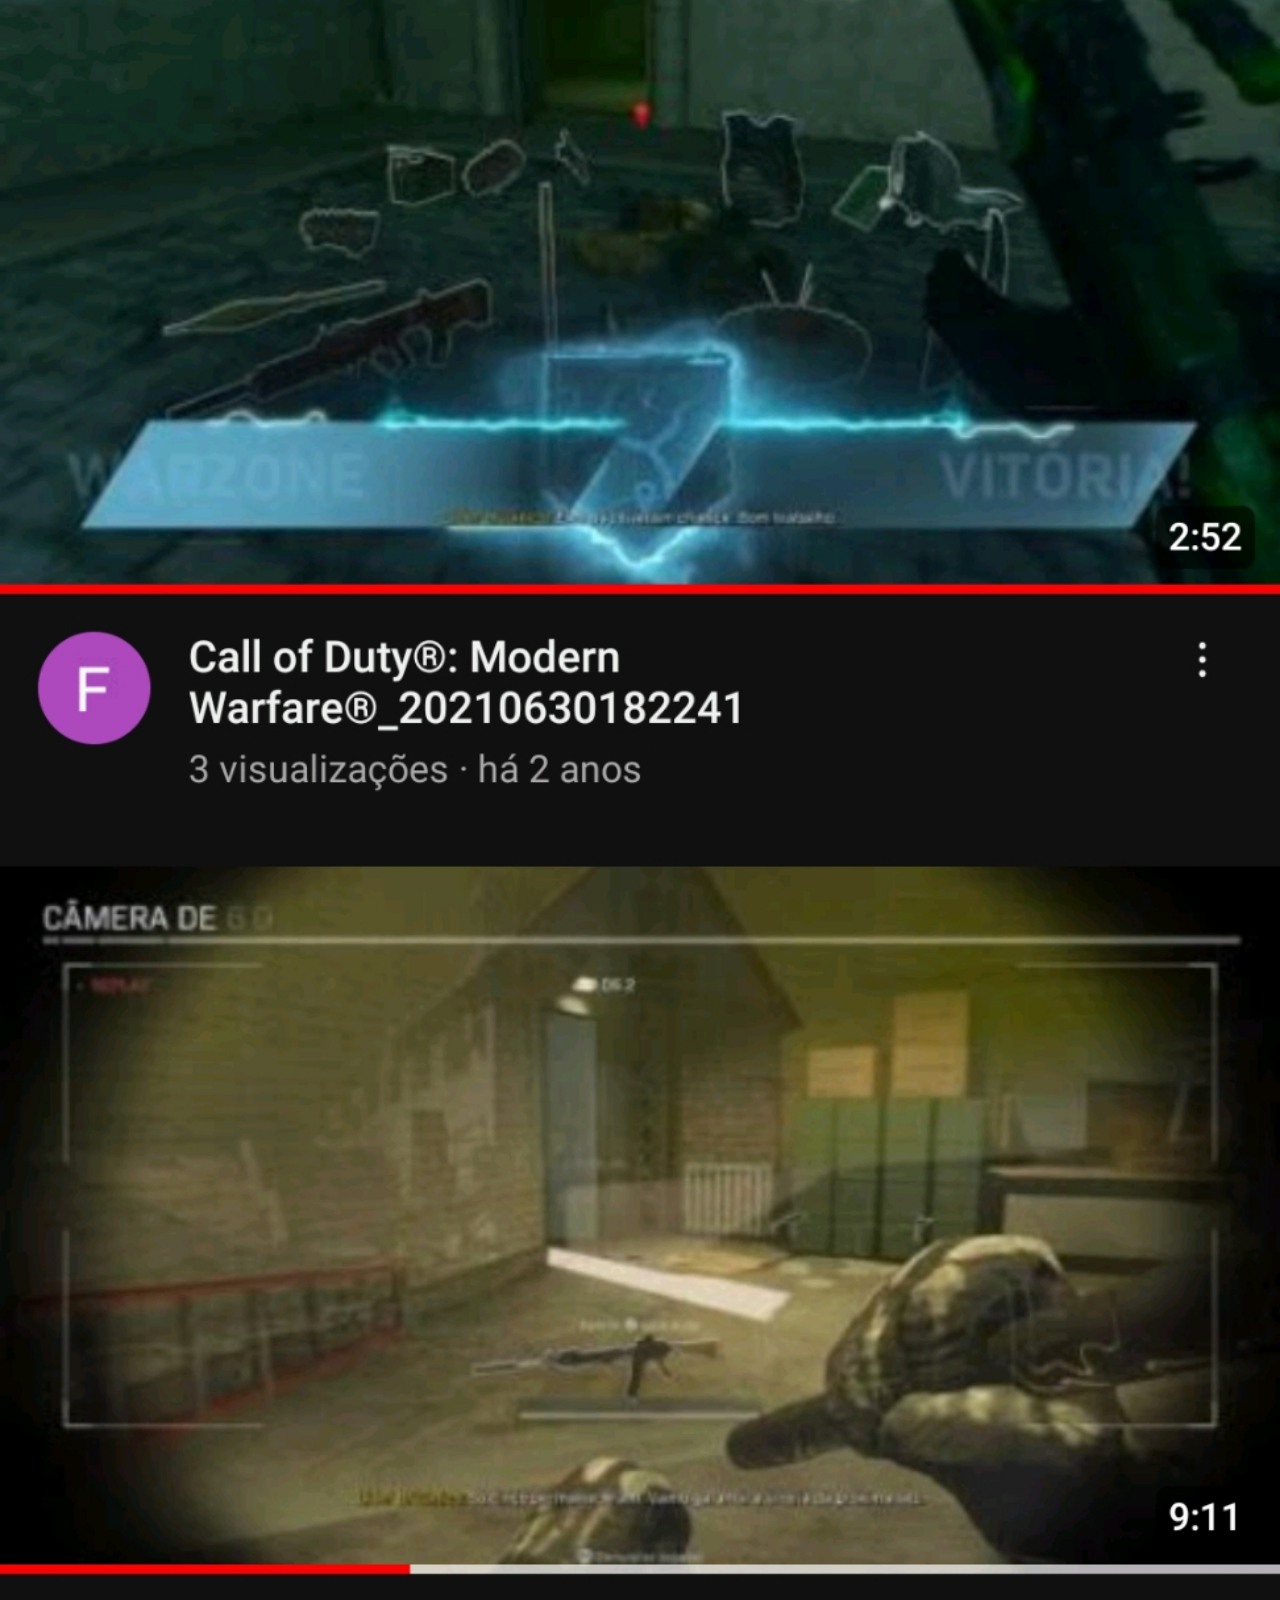
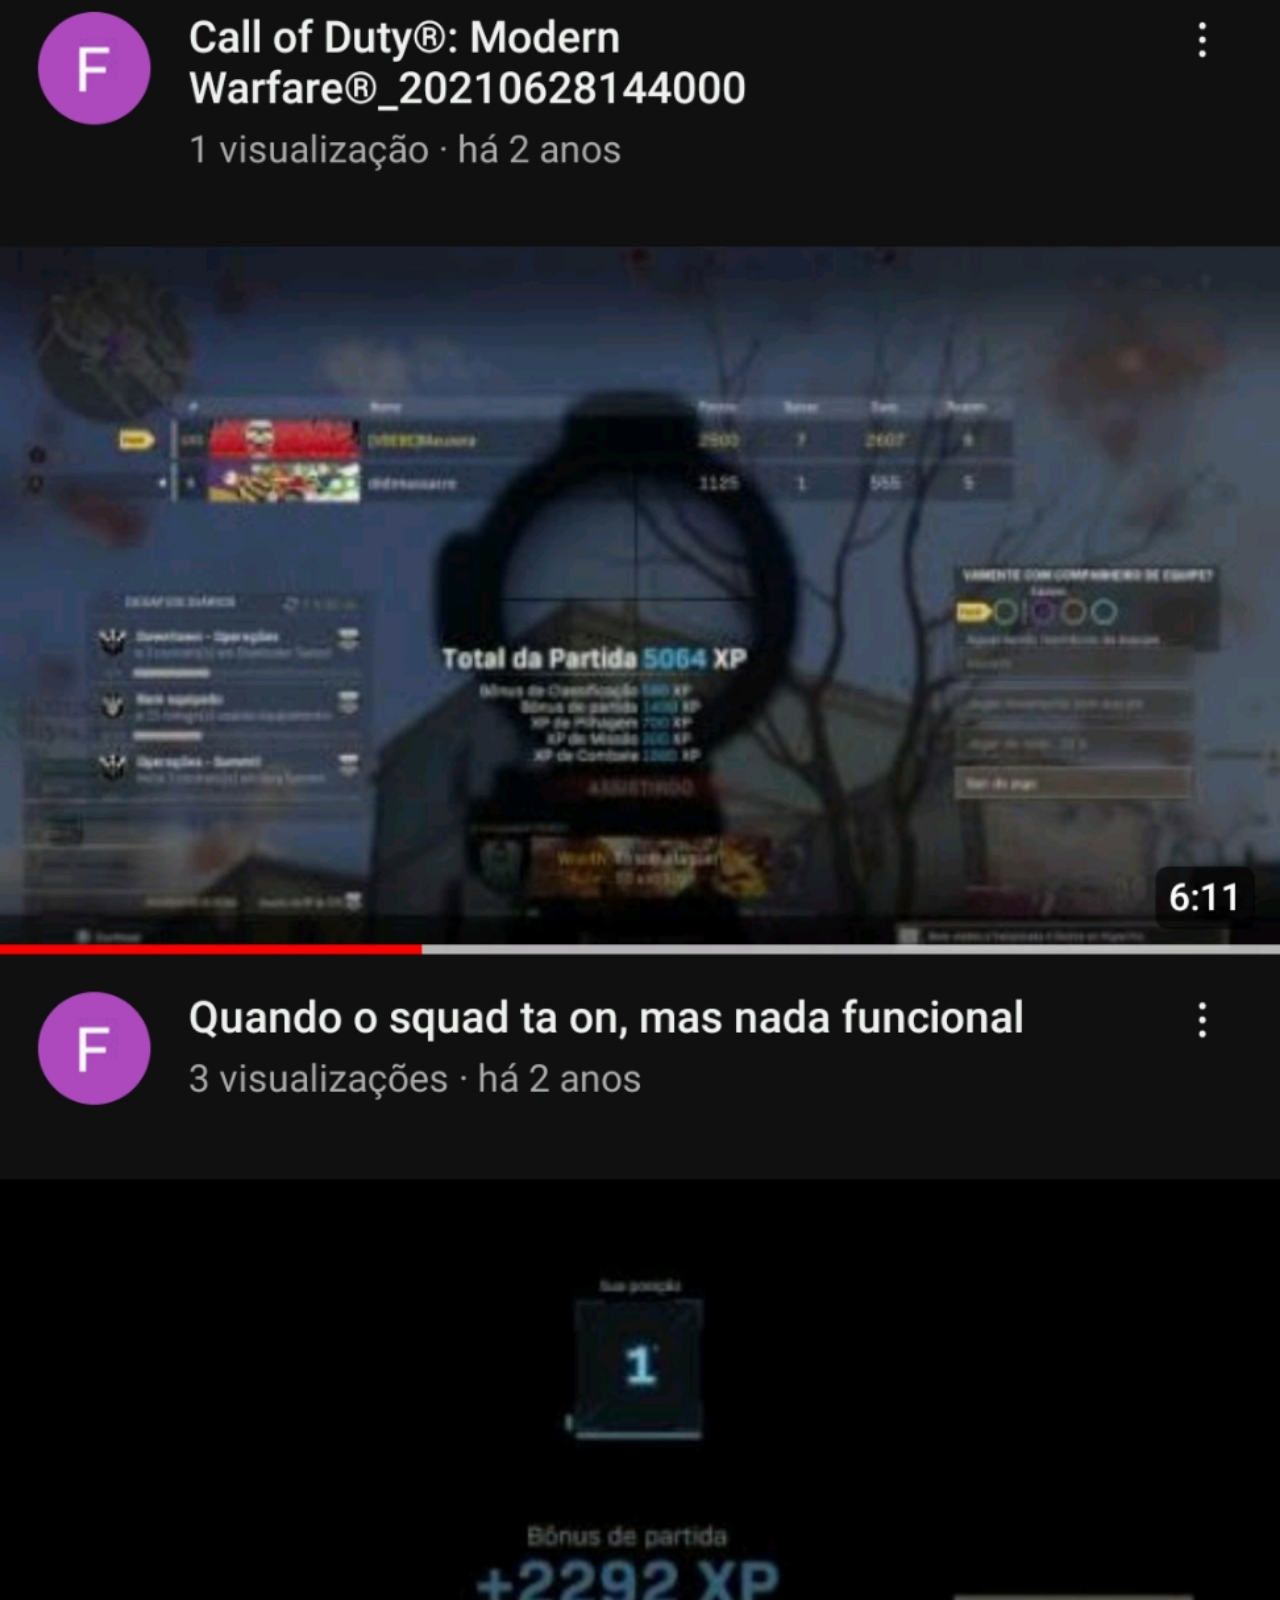
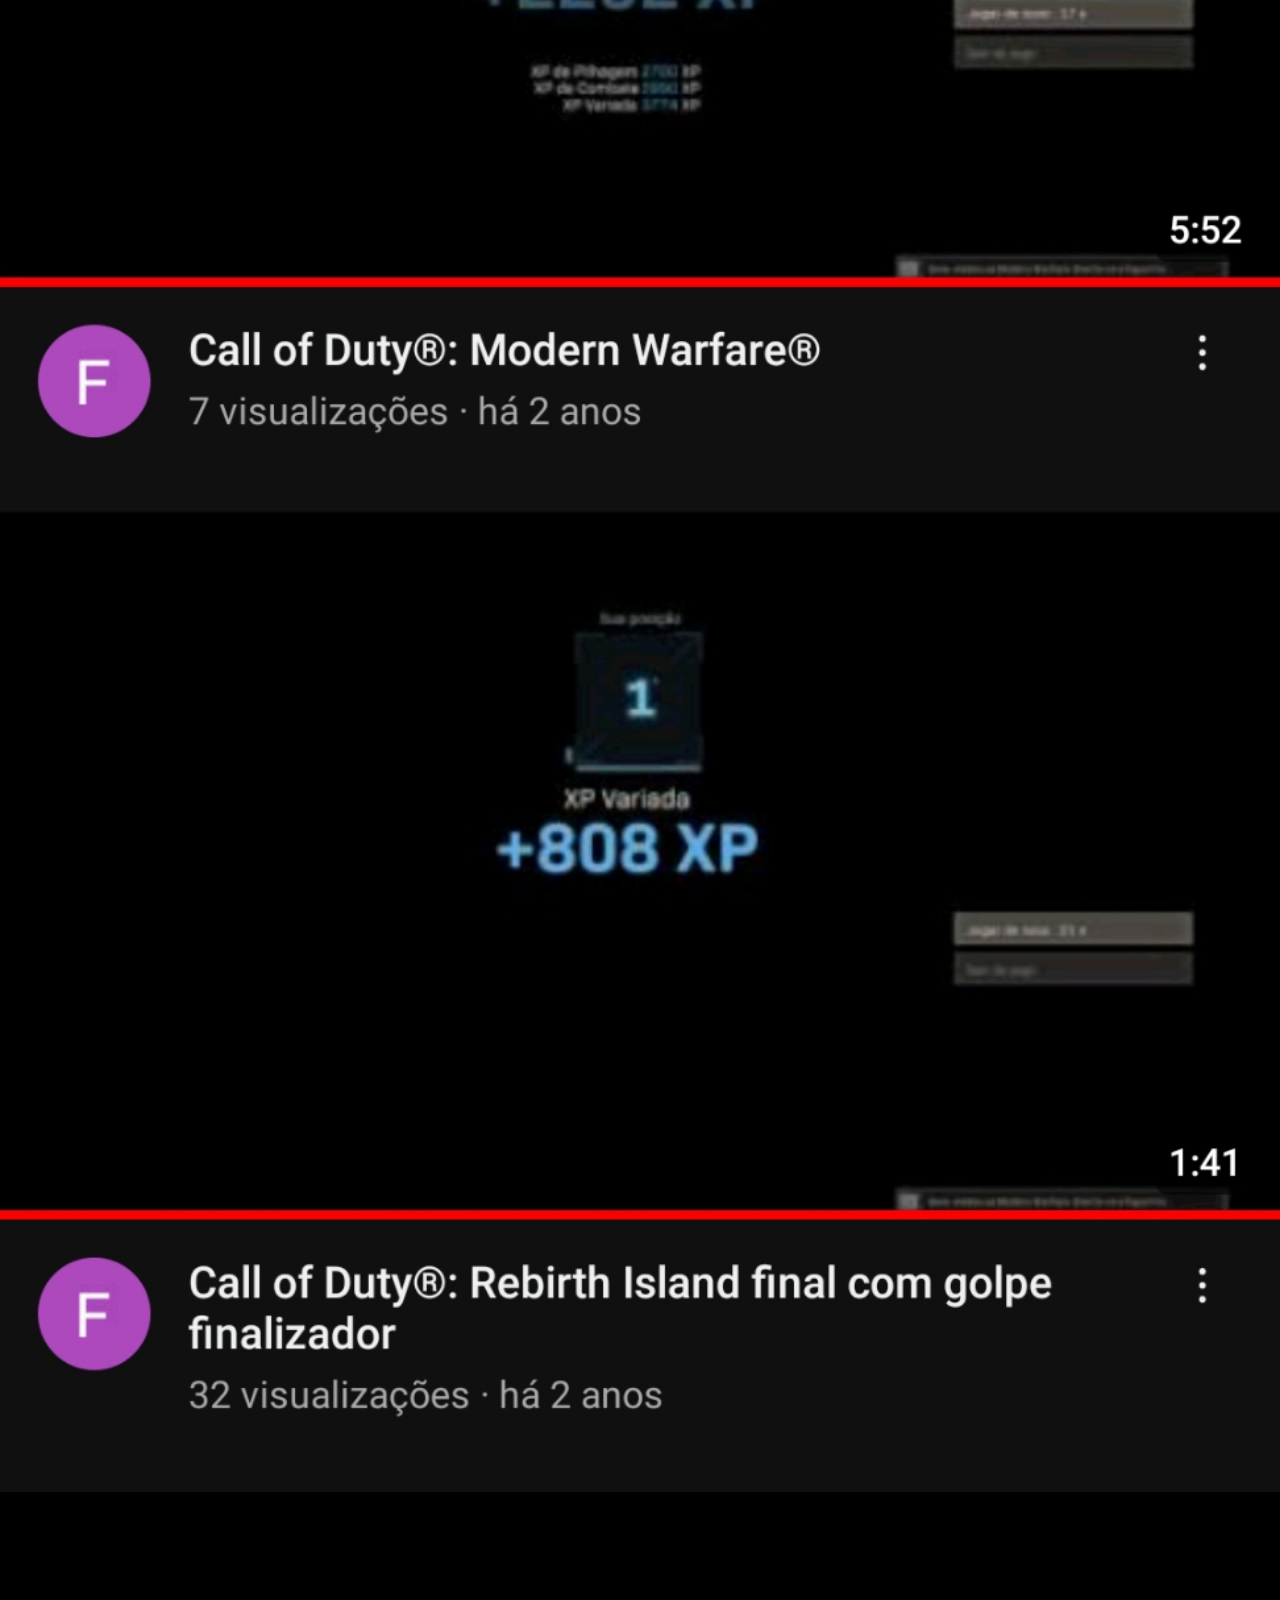
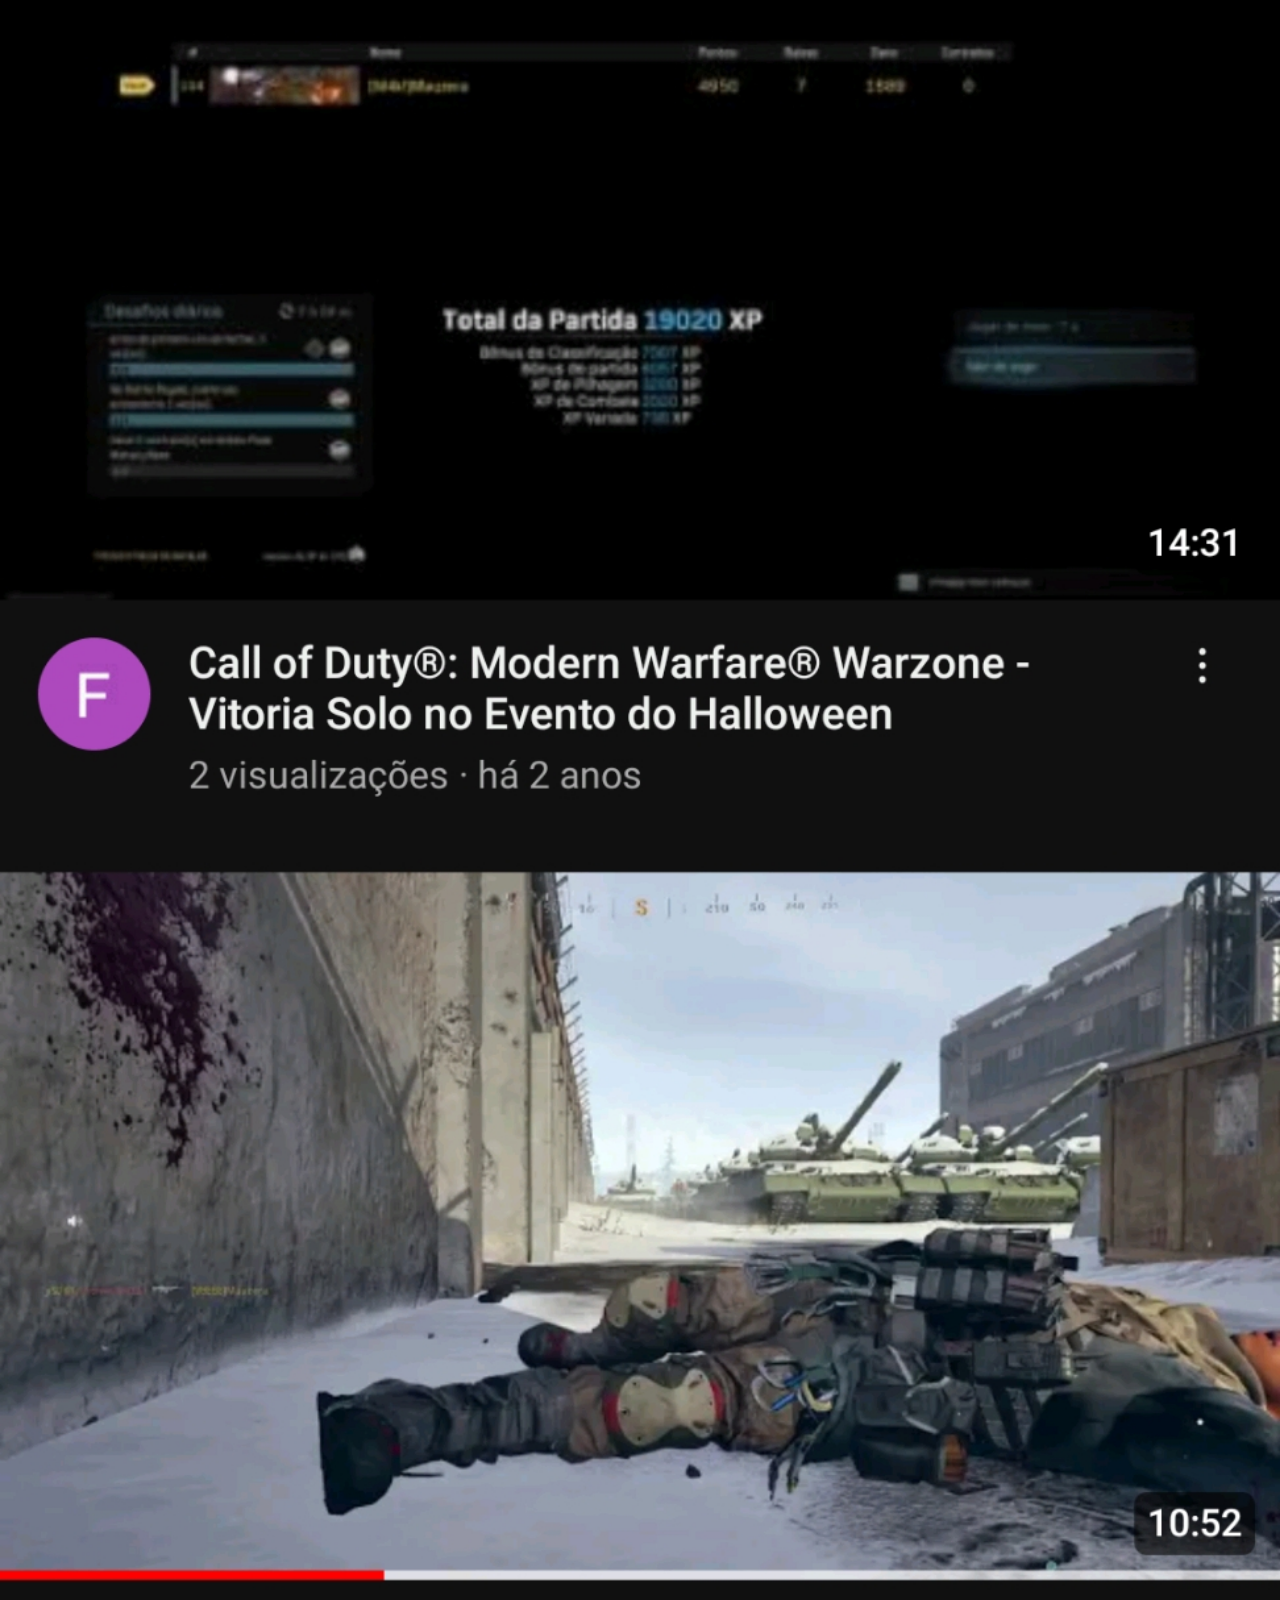
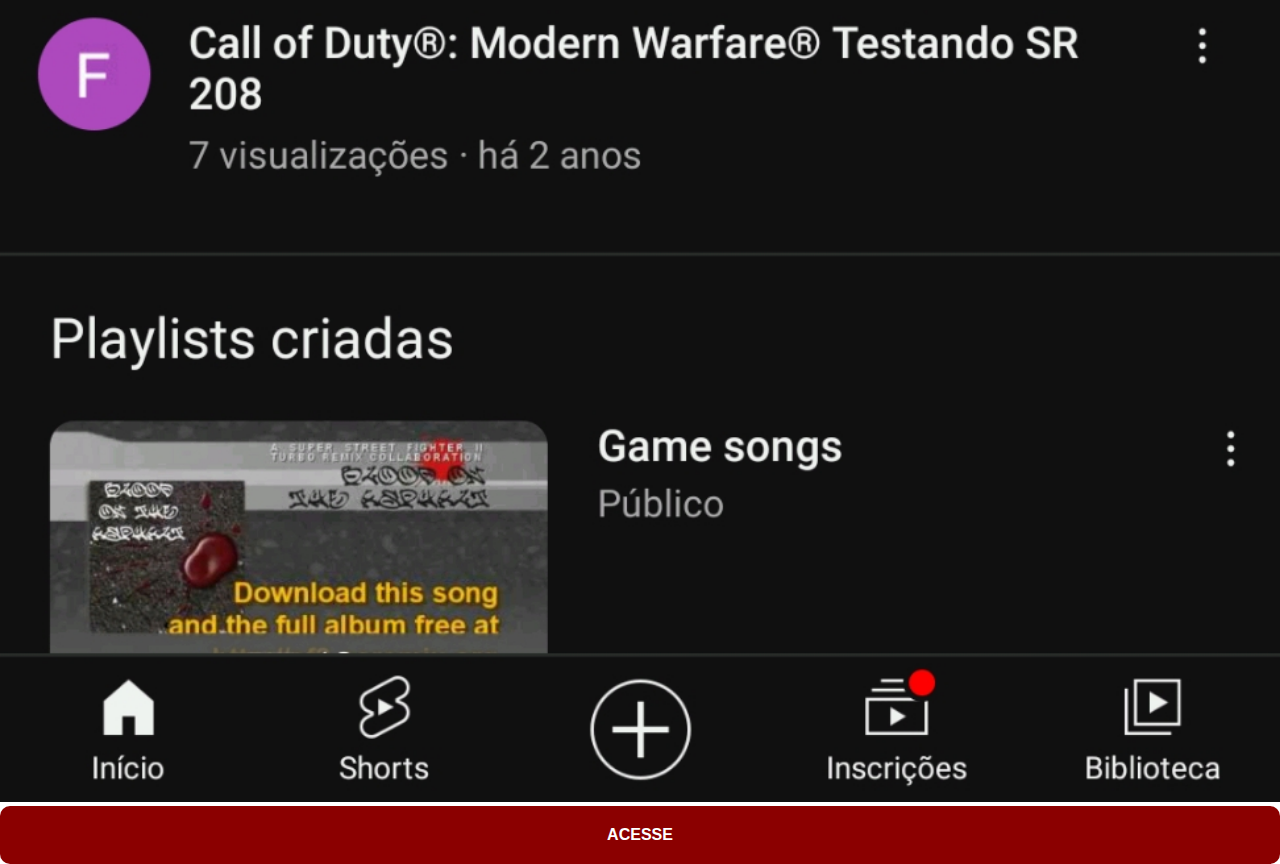
<file: youtube.html>
<!DOCTYPE html>
<html lang="en">
<head>
    <meta charset="UTF-8">
    <meta name="viewport" content="width=device-width, initial-scale=1.0">
    <link rel="stylesheet" href="estilos/social.css">
    <title>Youtube</title>

</head>
<body>
    <img src="imagens/screenshot-youtube.jpg" alt="Youtube">
    <a href="https://www.youtube.com/@flaviomichalani"
    target="_blank">ACESSE</a>
</body>
</html>
</file>
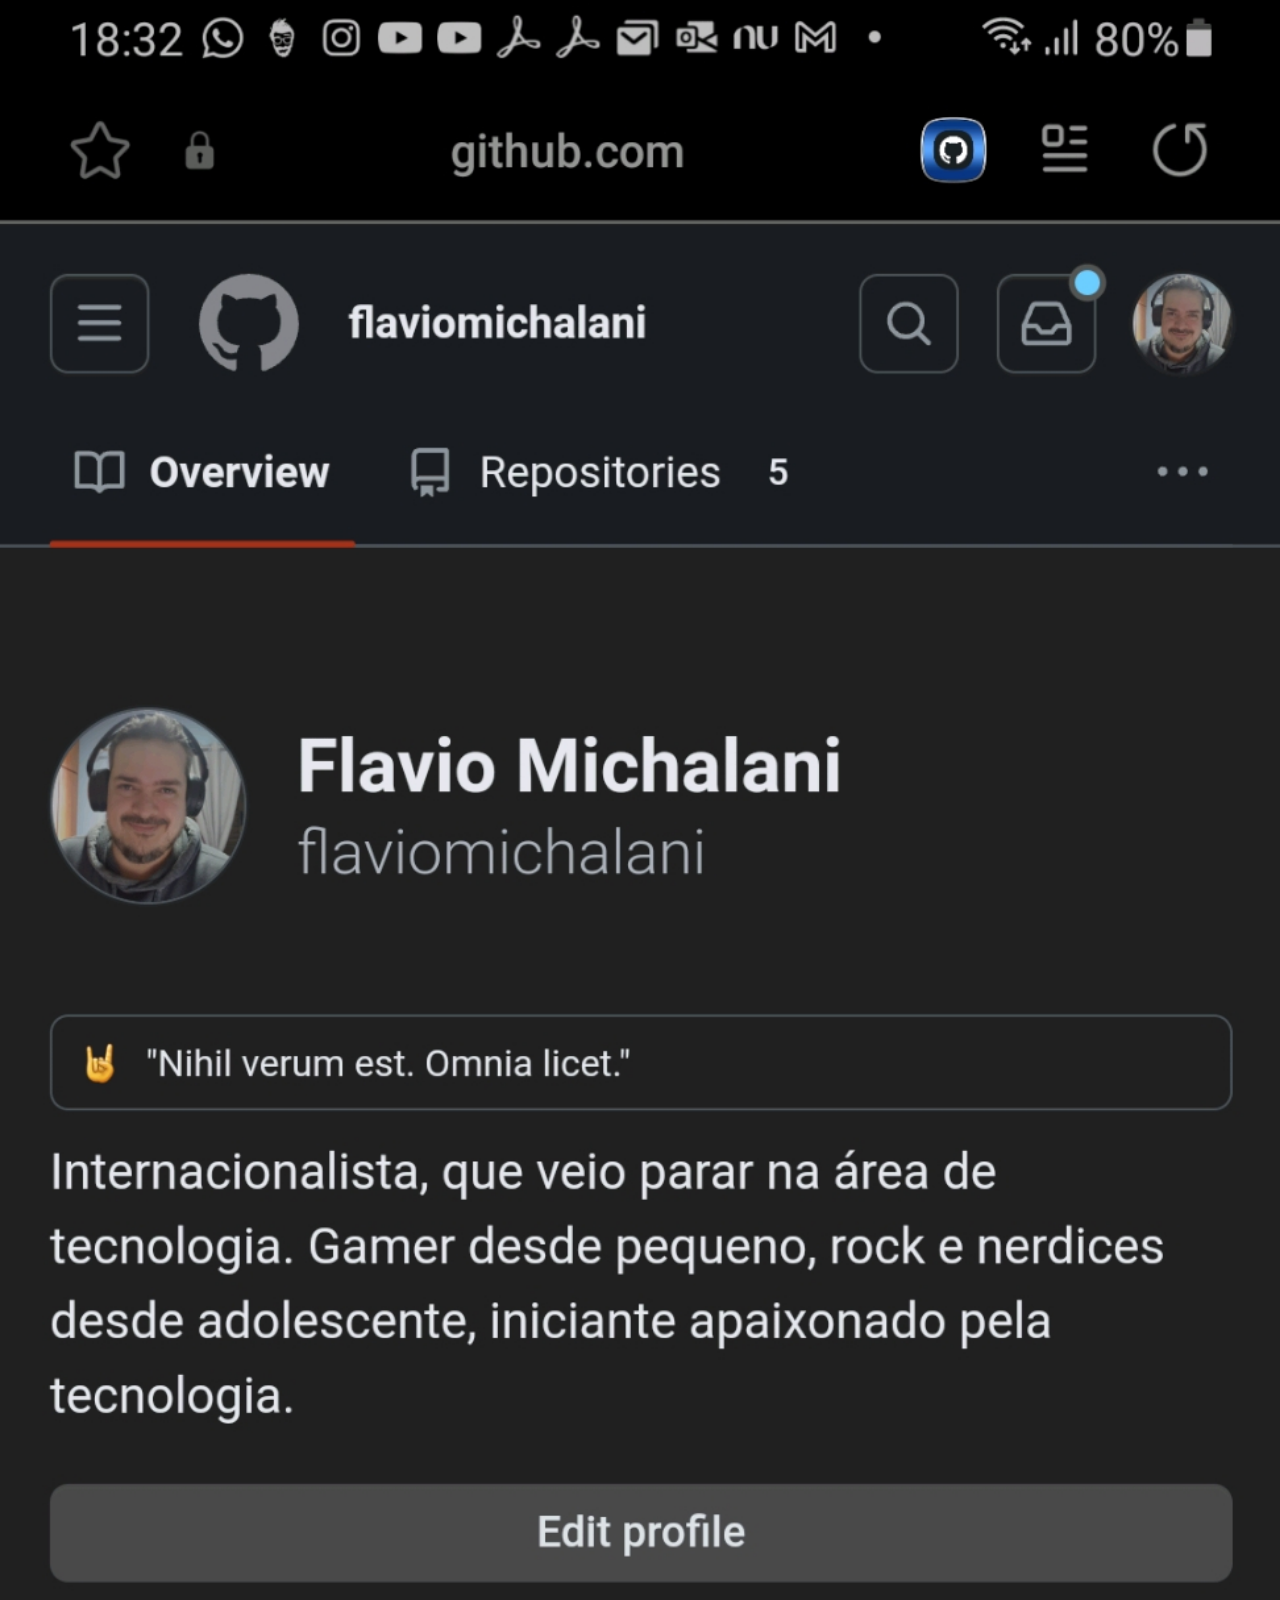
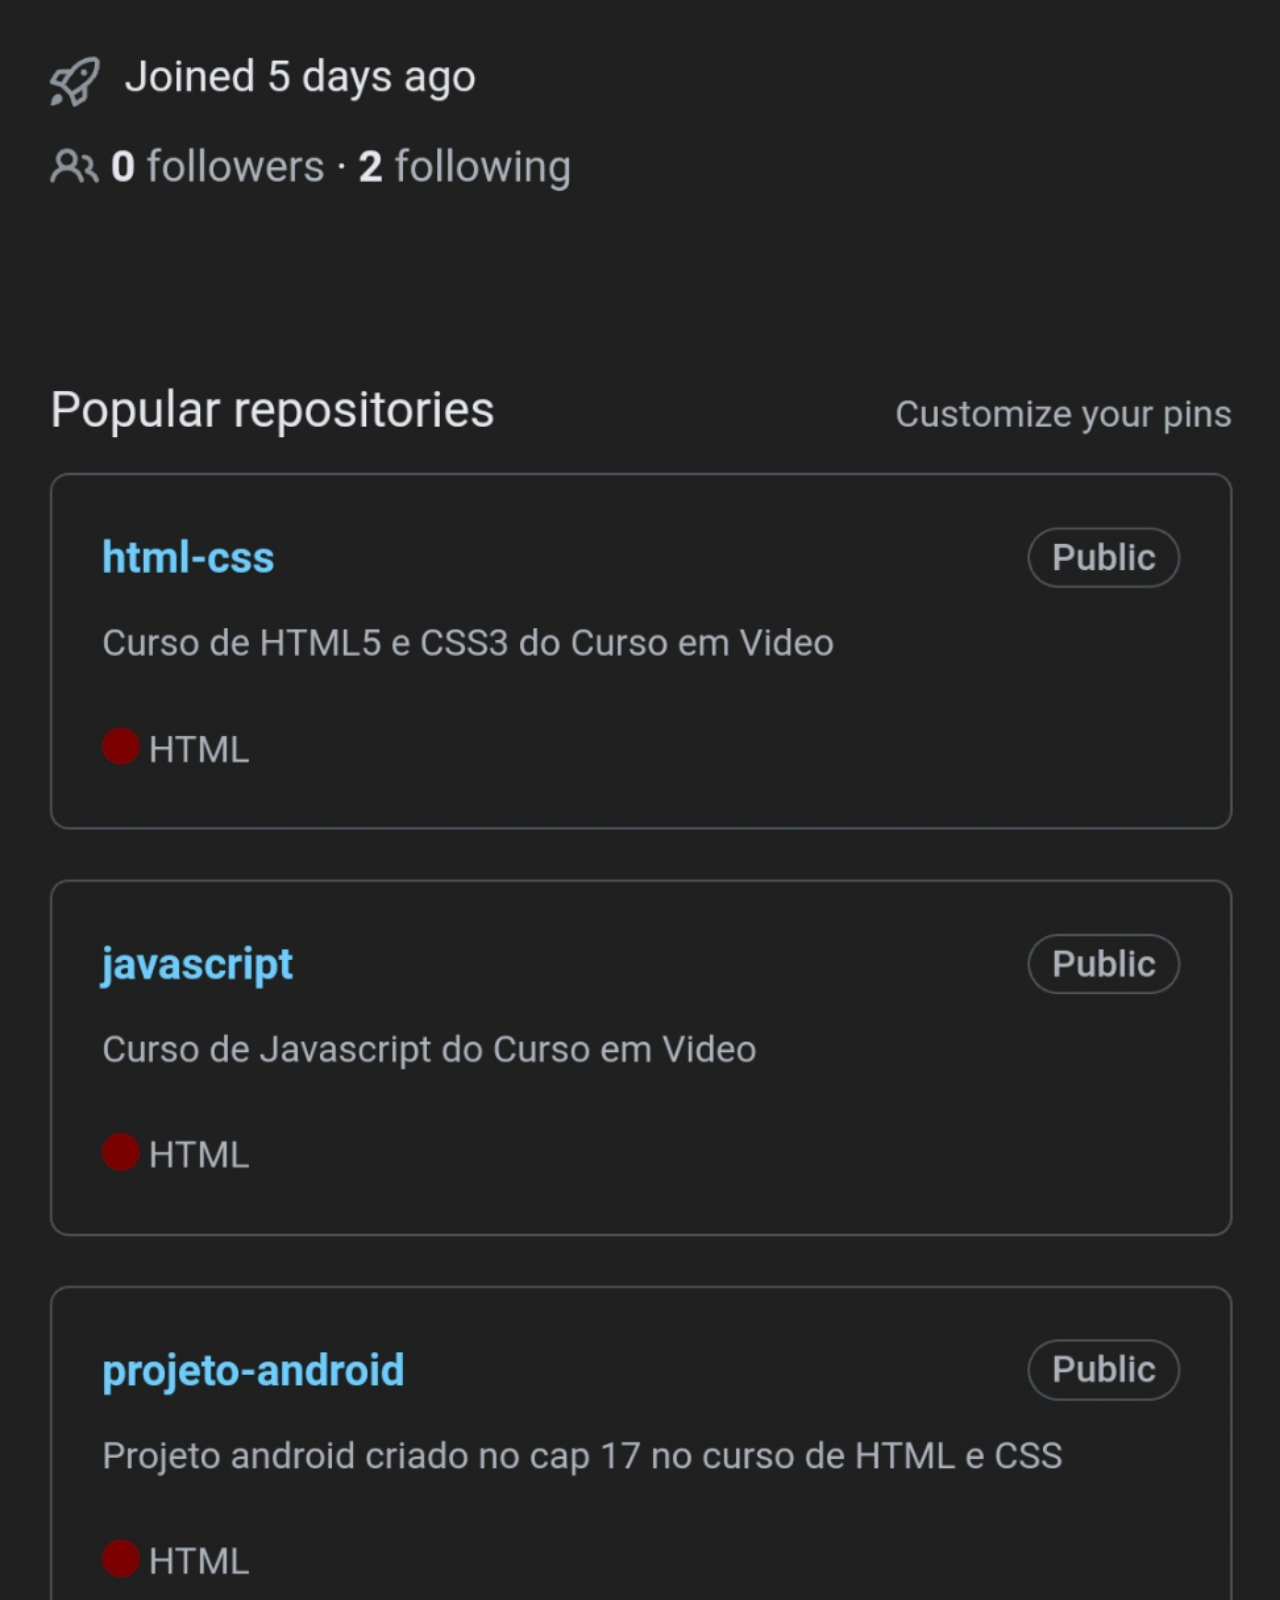
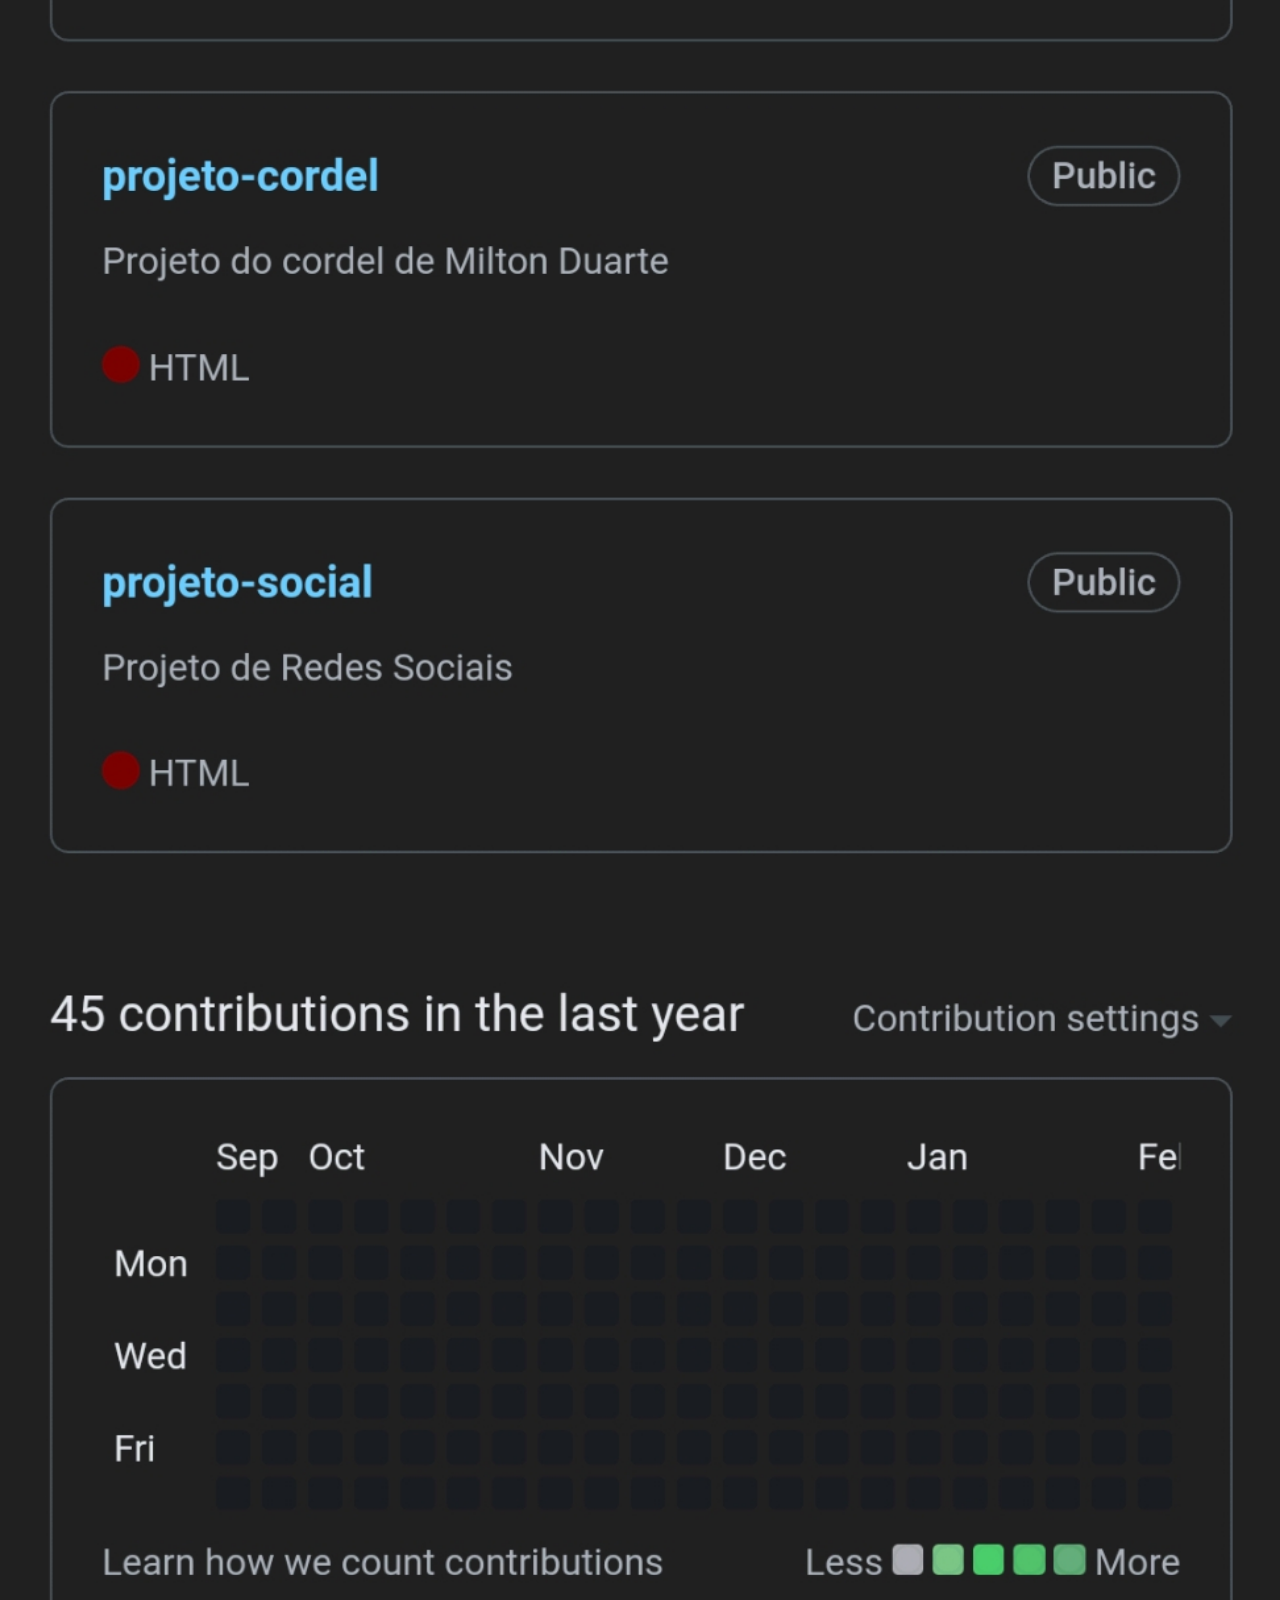
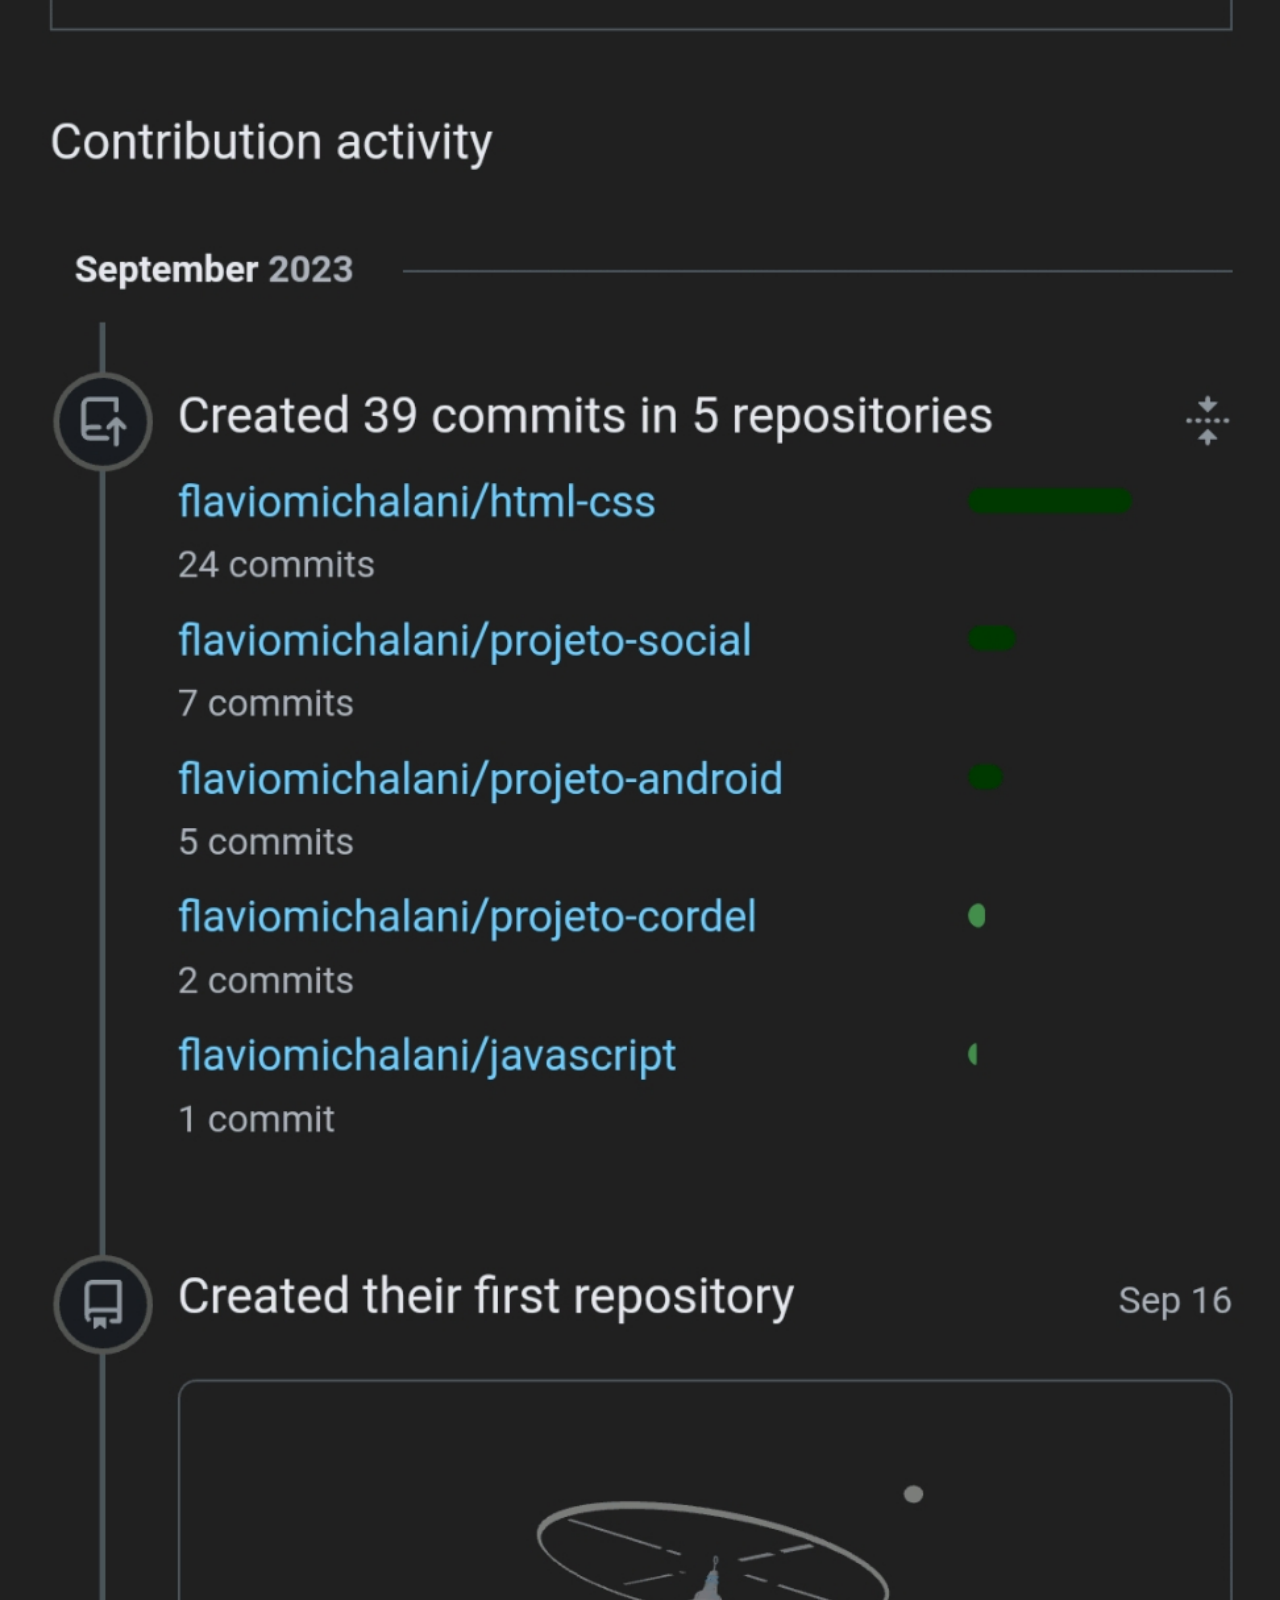
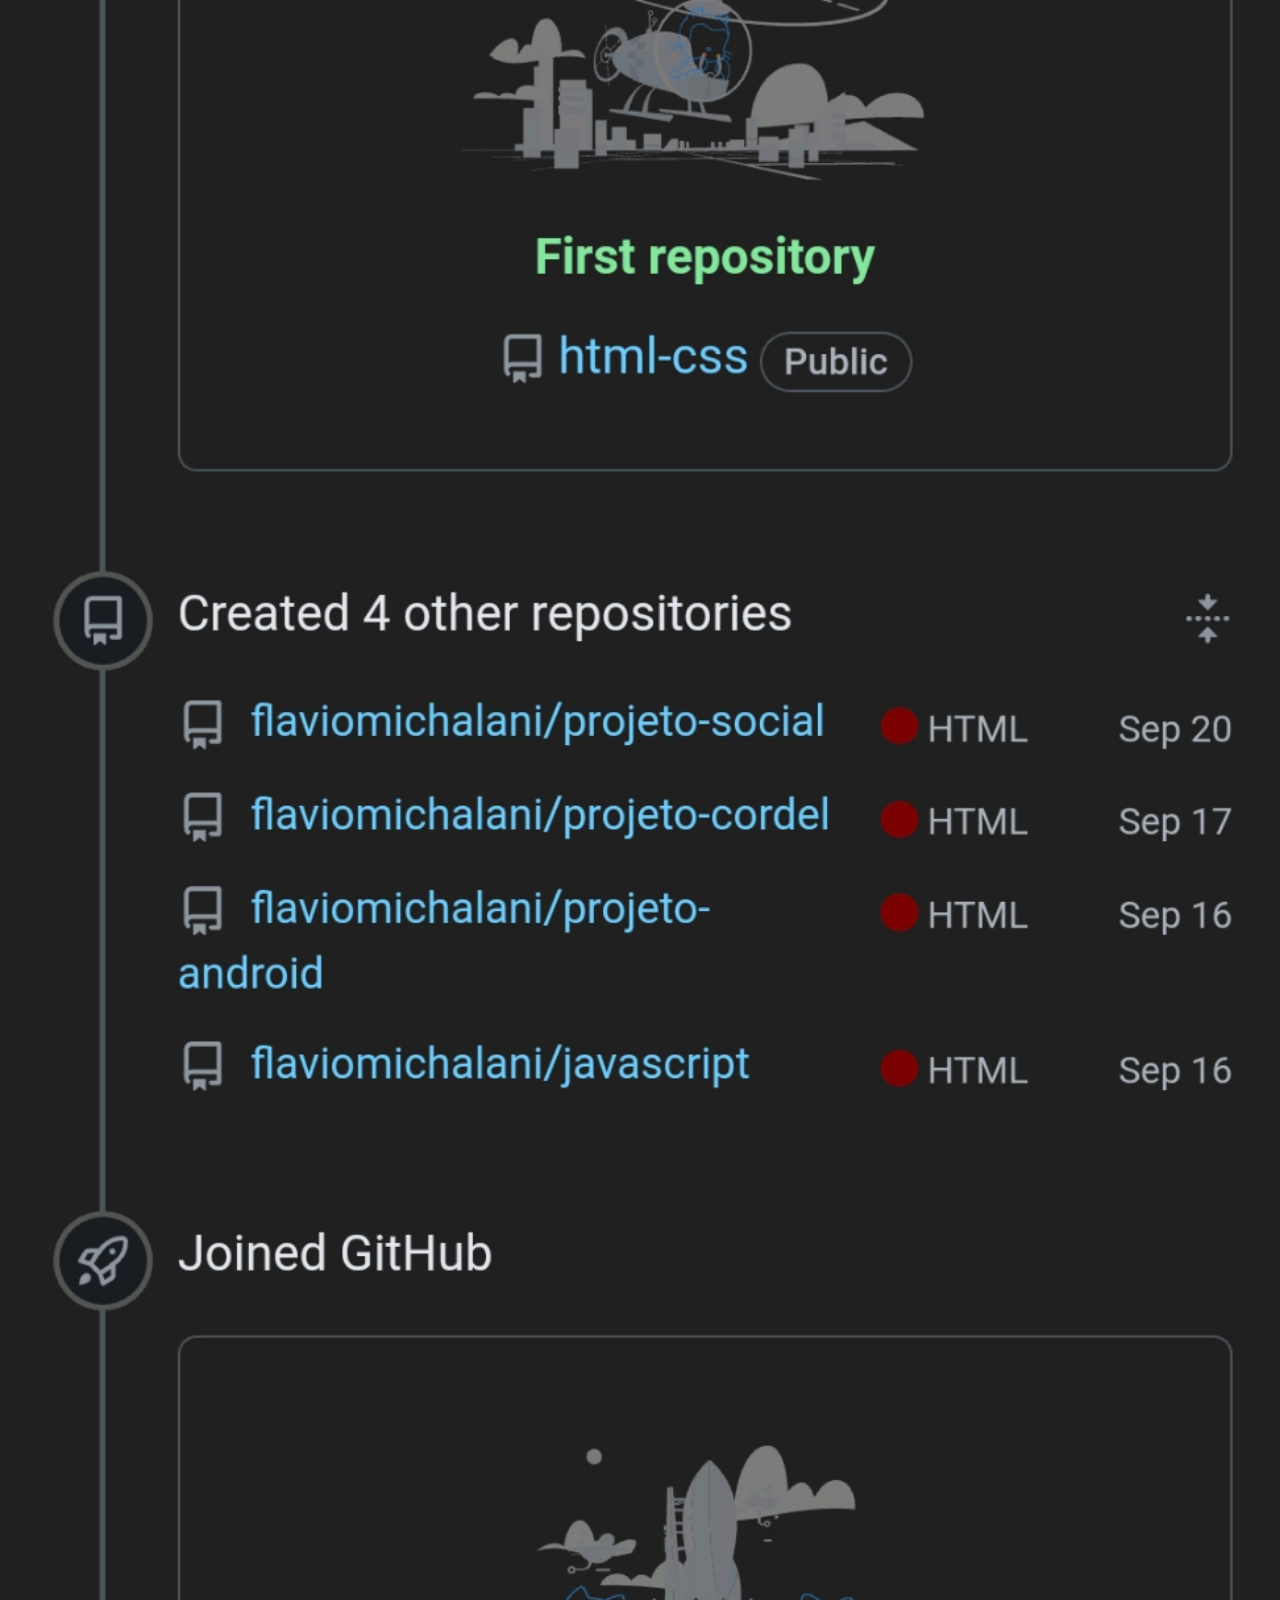
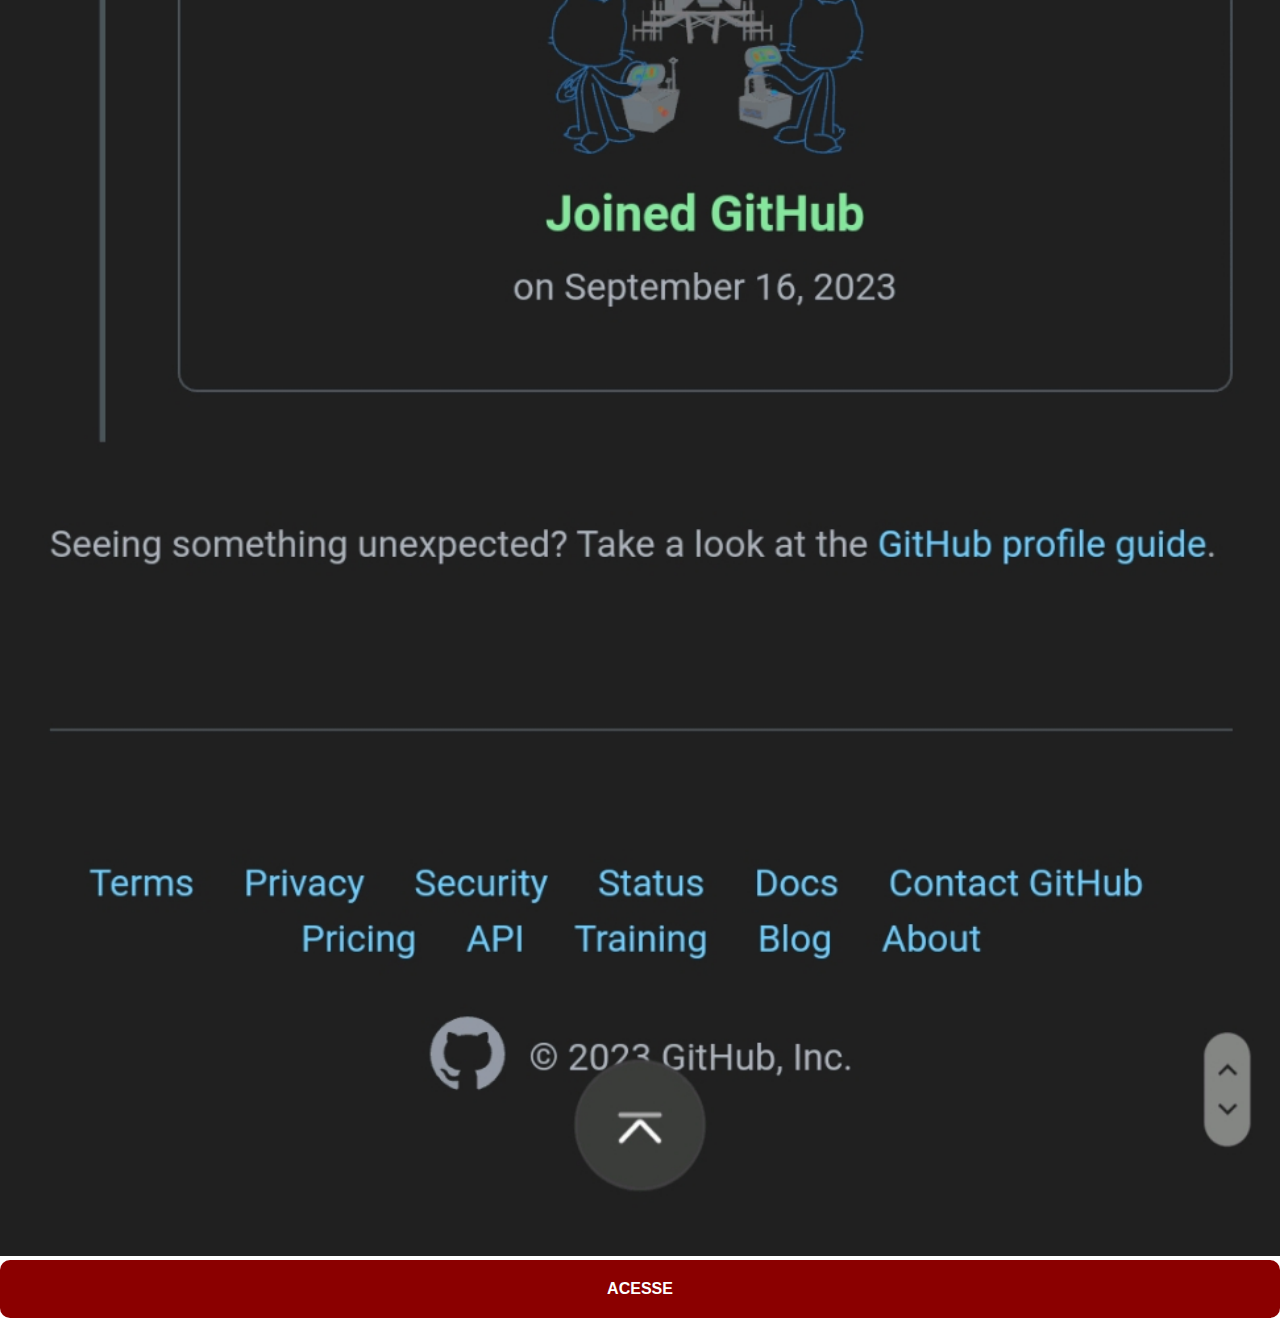
<file: templates/github.html>
<!DOCTYPE html>
<html lang="en">
<head>
    <meta charset="UTF-8">
    <meta name="viewport" content="width=device-width, initial-scale=1.0">
    <title>GitHub</title>
    <link rel="stylesheet" href="../estilos/social.css">
</head>
<body>
    <img src="../imagens/screenshot-github.jpg" alt="GitHub">
    <a href="https://github.com/flaviomichalani"
    target="_blank">ACESSE</a>
</body>
</html>
</file>
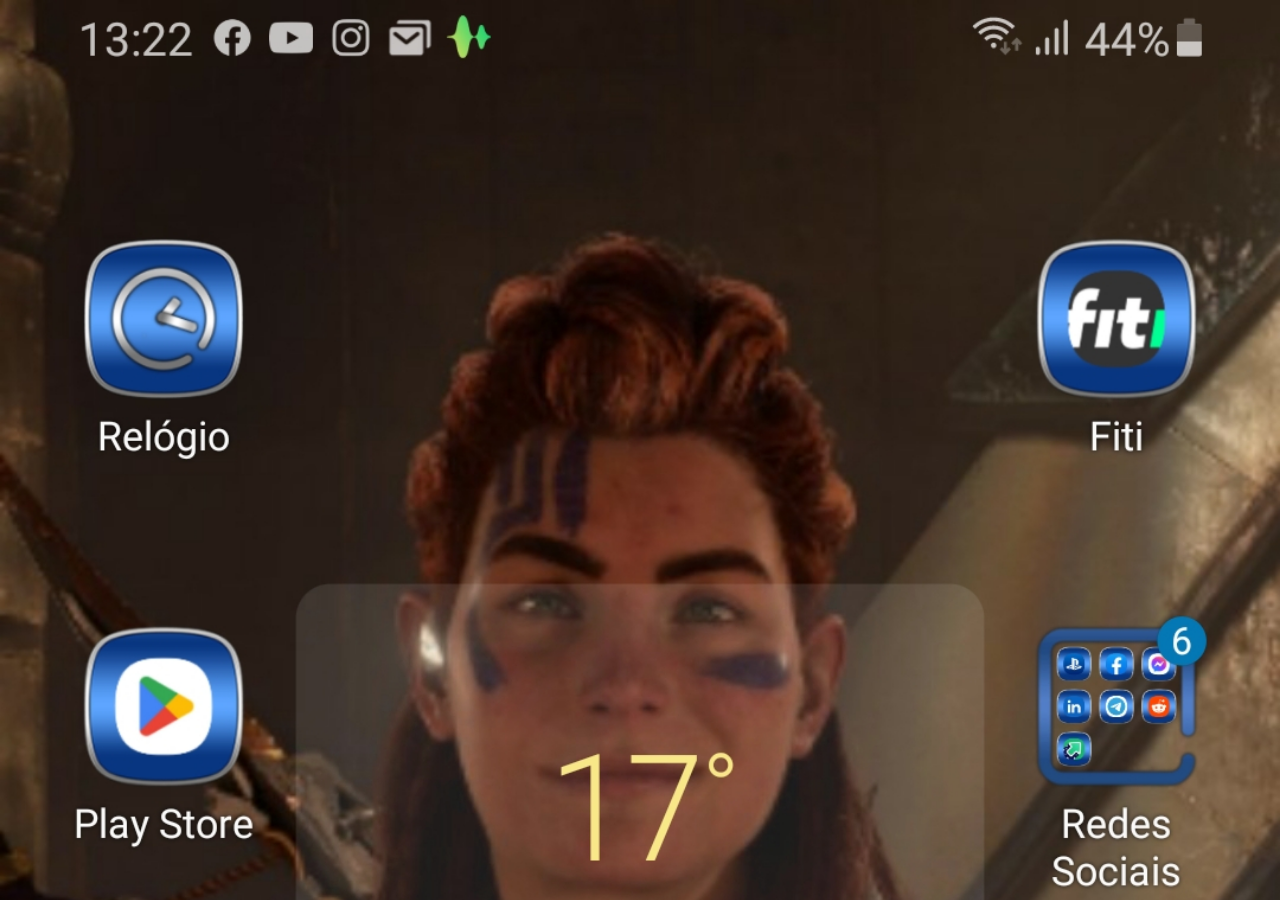
<file: templates/home.html>
<!DOCTYPE html>
<html lang="pt-br">
<head>
    <meta charset="UTF-8">
    <meta name="viewport" content="width=device-width, initial-scale=1.0">
    <title>Home</title>    
</head>
<style>
    * {
        margin: 0px;
        padding: 0px;
    }

    body {
        width: 100vw;
        height: 100vh;
        background: black url('../imagens/screenshot-home.jpg') no-repeat top center;
        background-size: cover;
    }


</style>
<body>
    
</body>
</html>
</file>
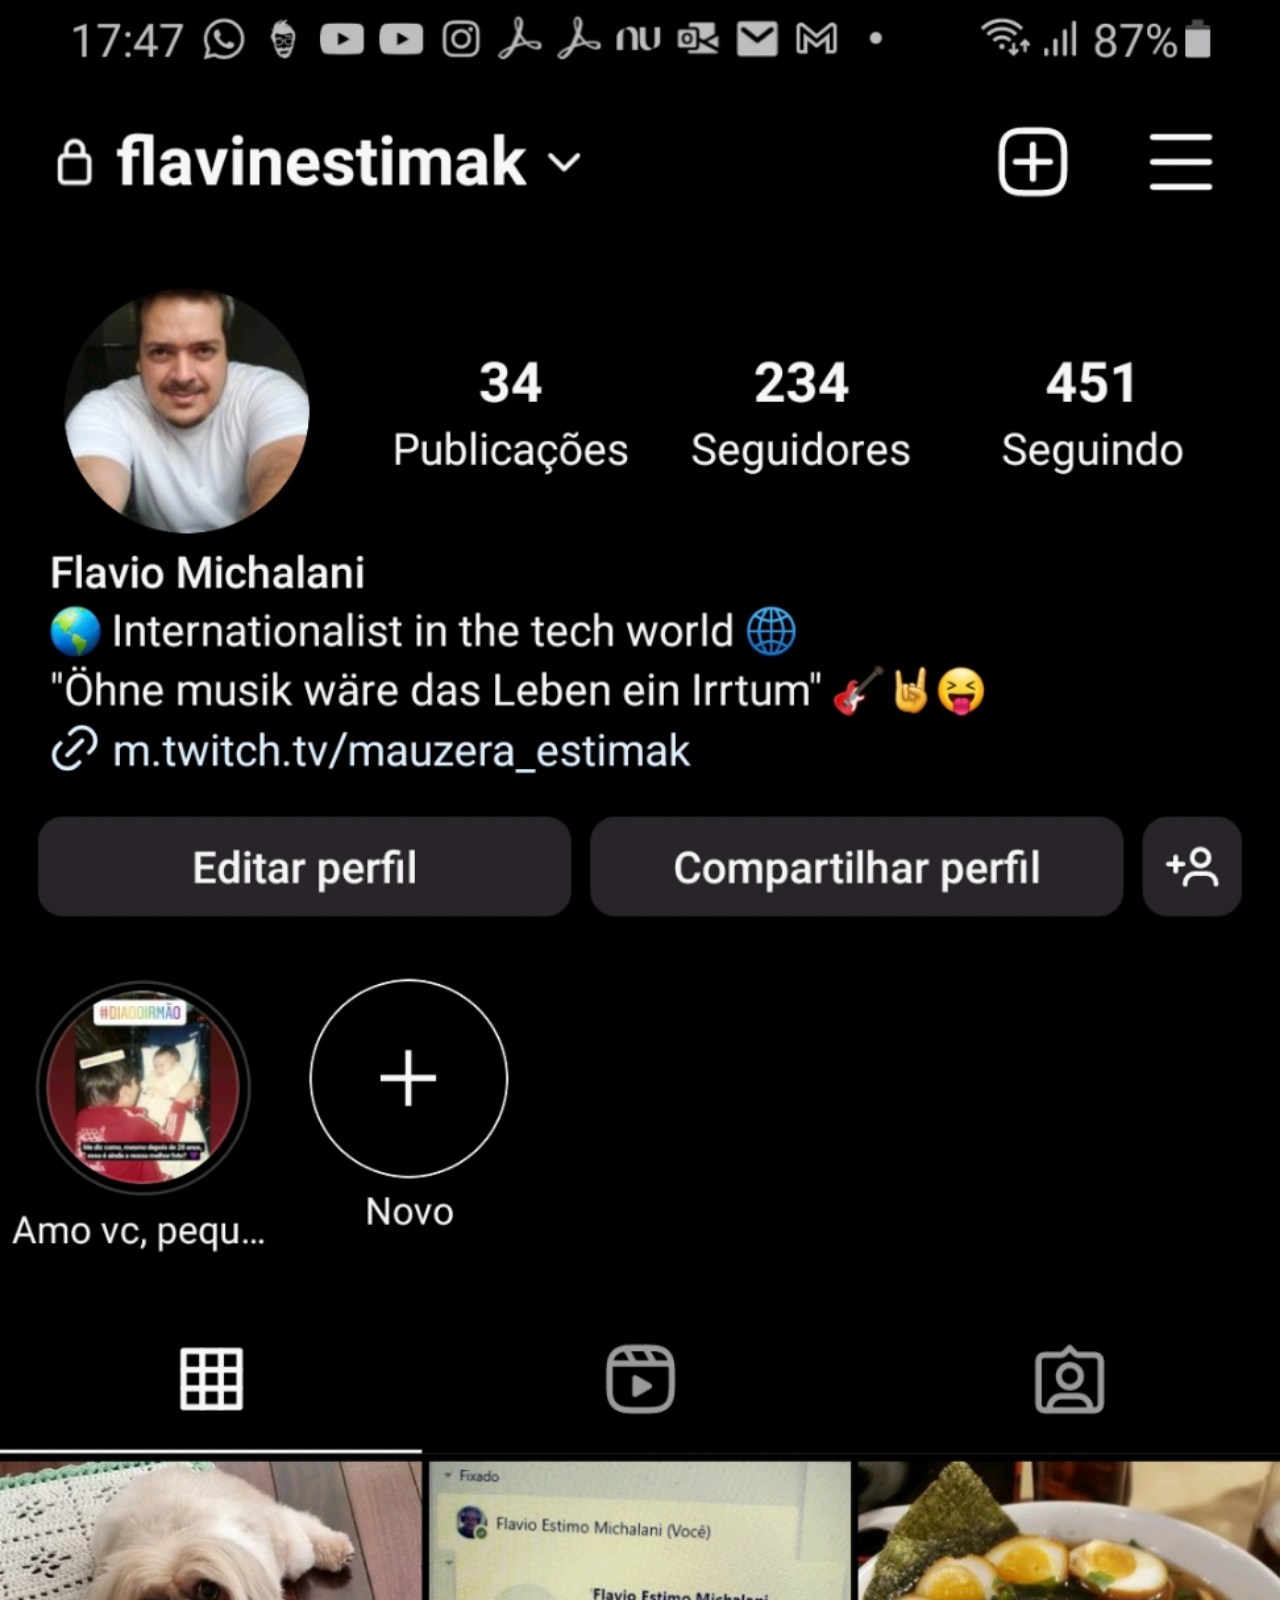
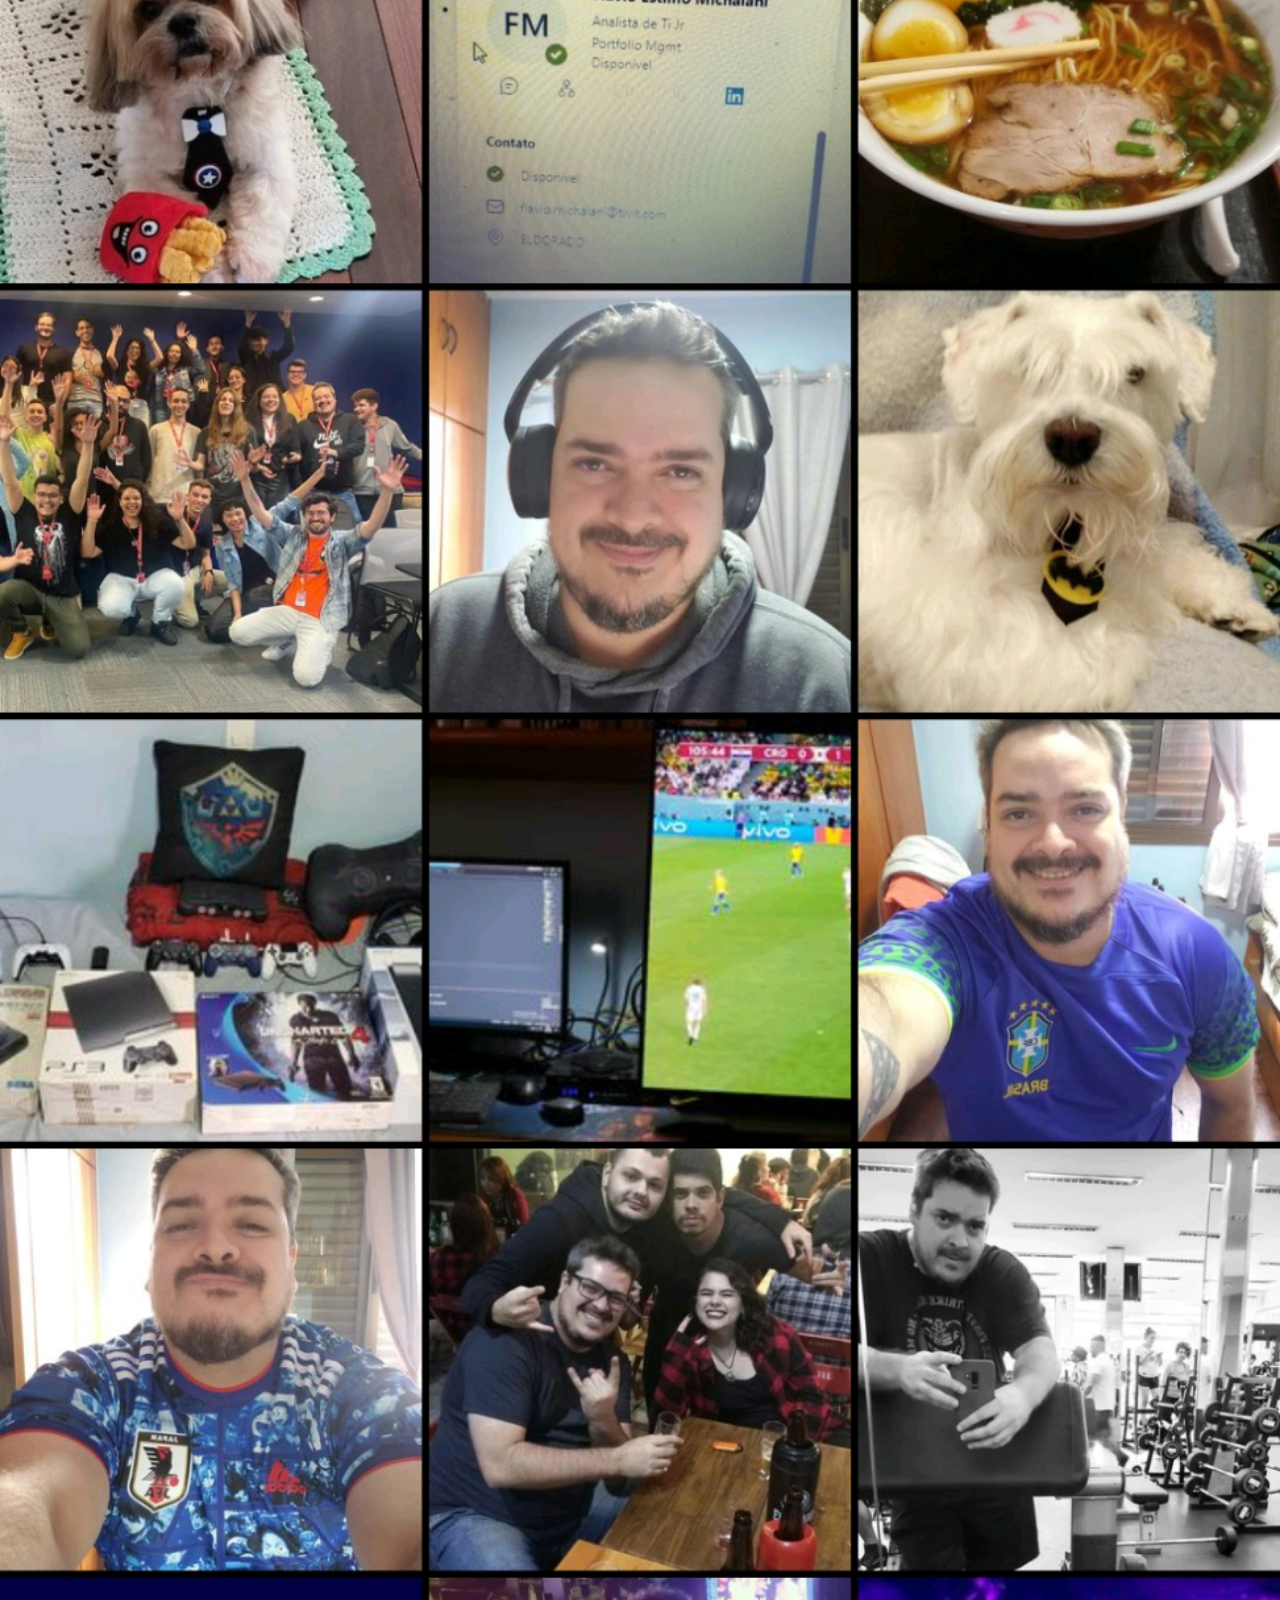
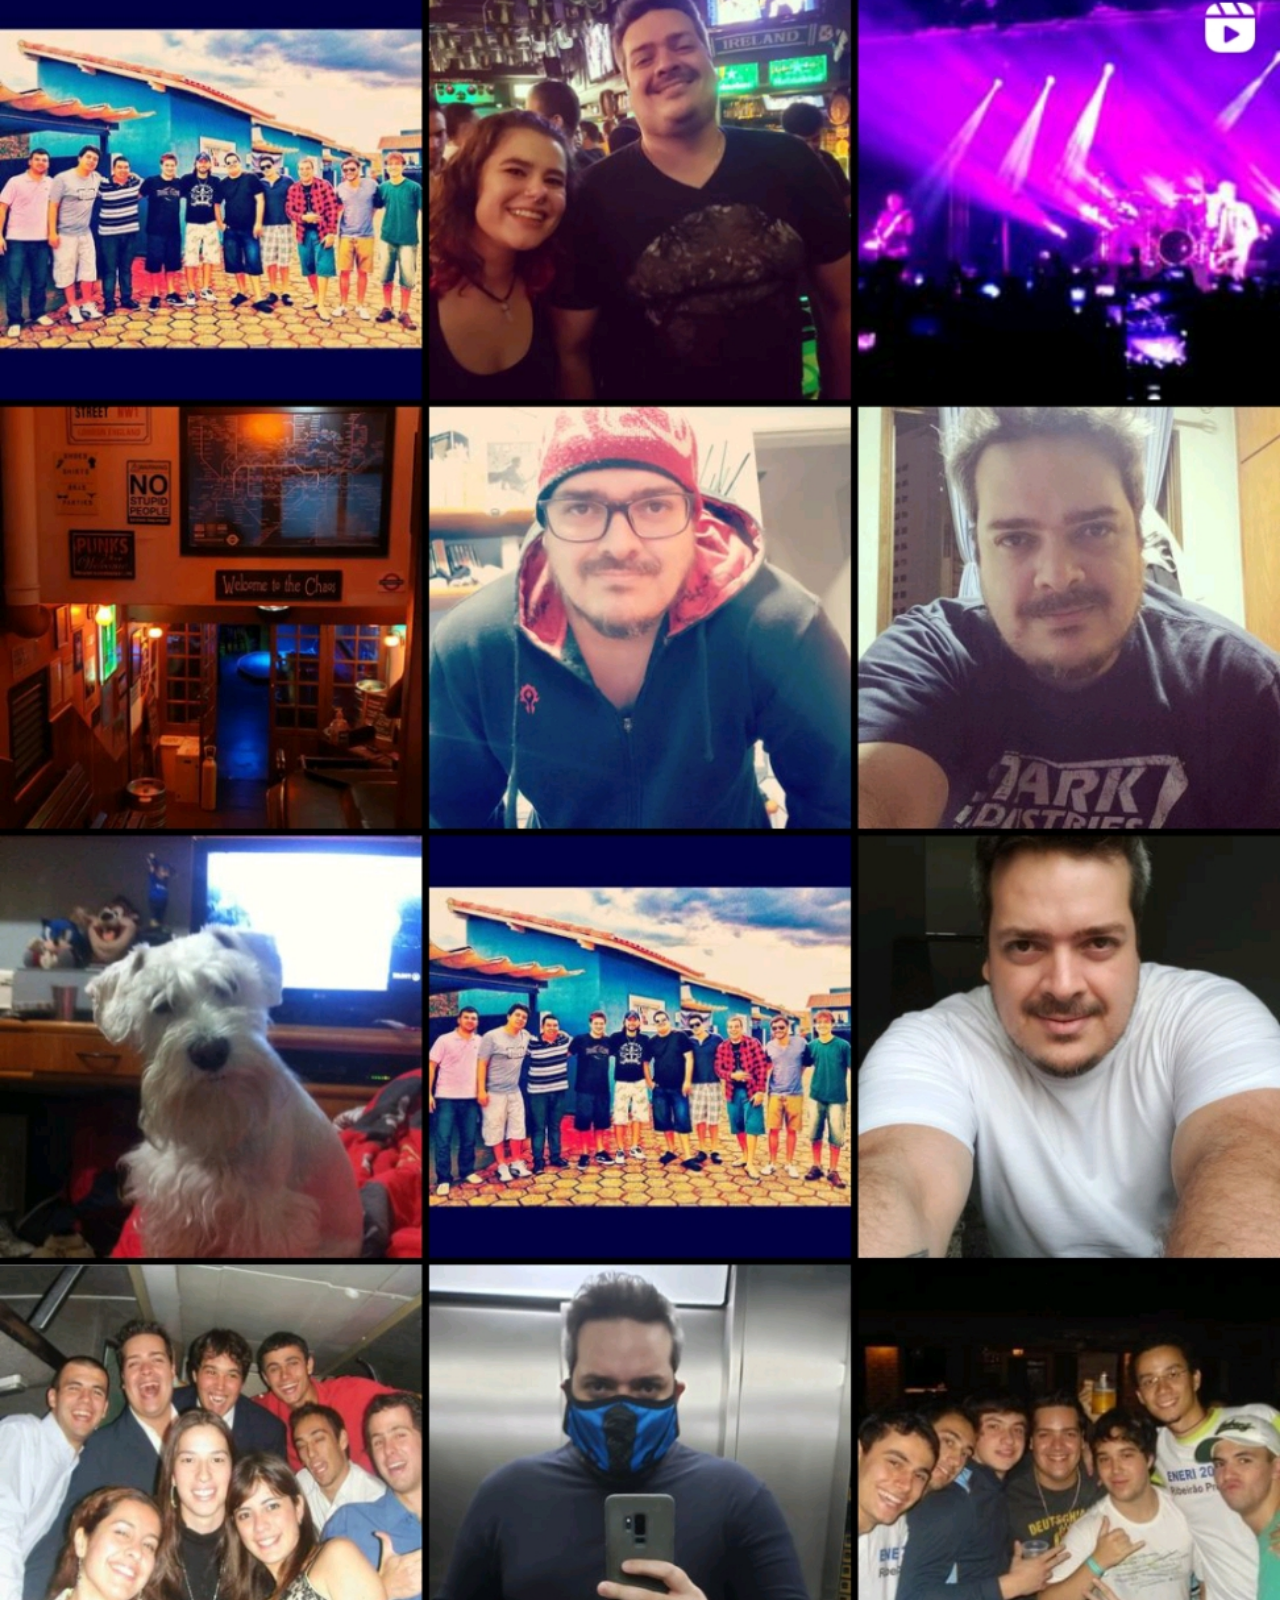
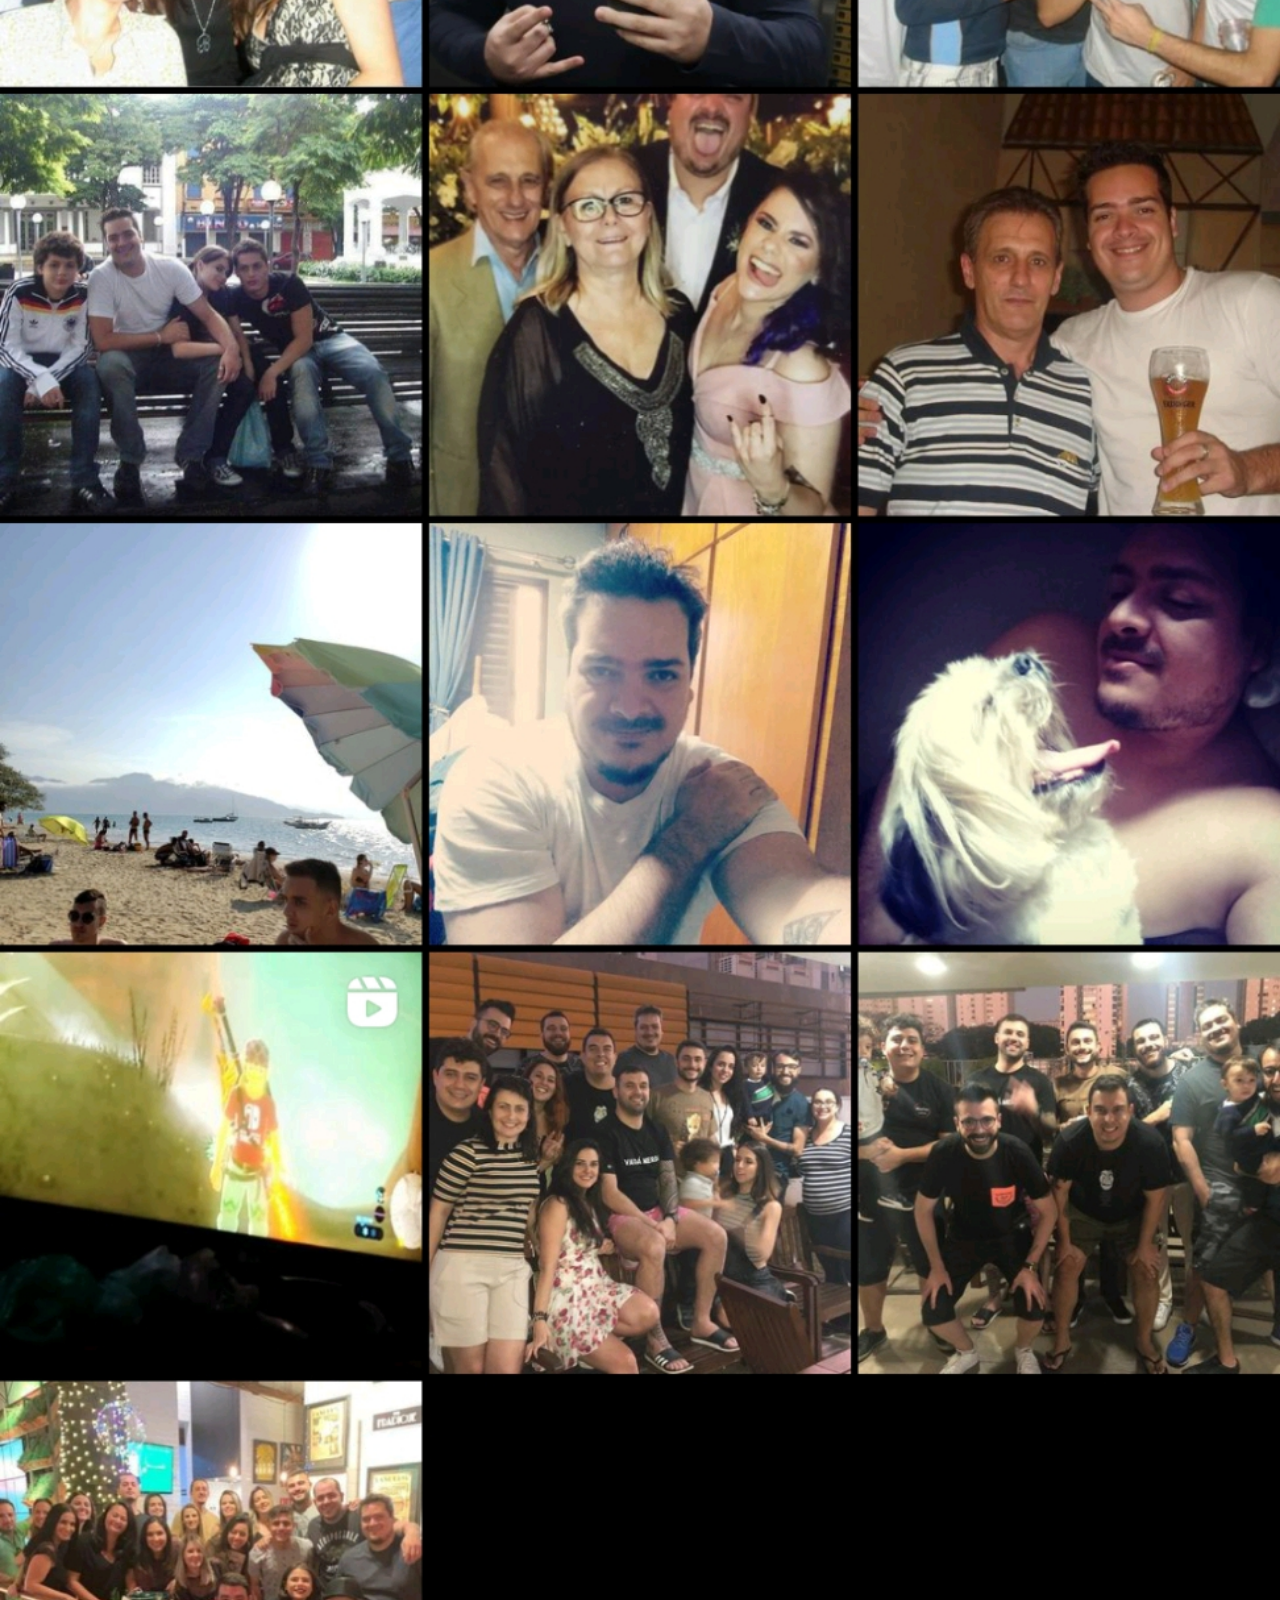
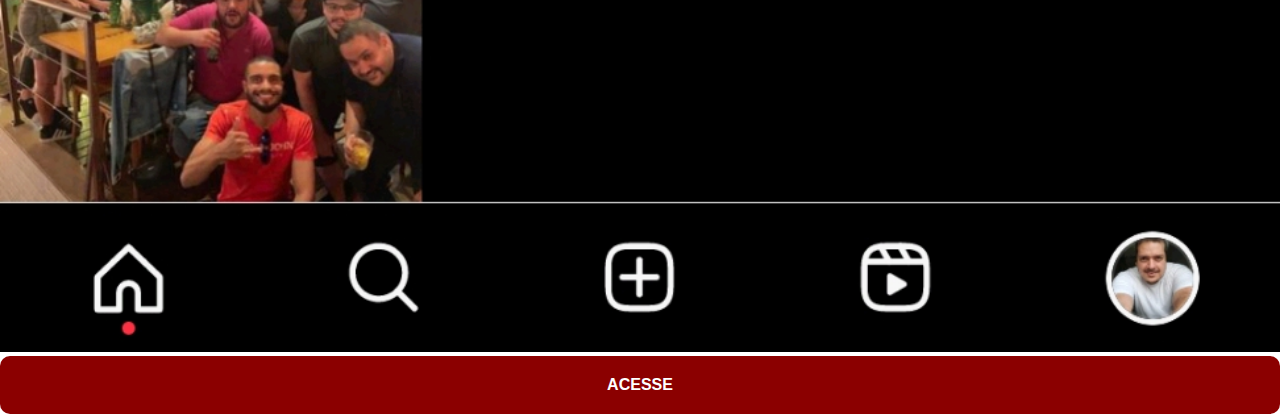
<file: templates/instagram.html>
<!DOCTYPE html>
<html lang="pt-br">
<head>
    <meta charset="UTF-8">
    <meta name="viewport" content="width=device-width, initial-scale=1.0">
    <title>Instagram</title>
    <link rel="stylesheet" href="../estilos/social.css">
</head>
<body>
    <img src="../imagens/screenshot-instagram.jpg" alt="Instagram">
    <a href="https://www.instagram.com/flavinestimak/"
    target="_blank">ACESSE</a>
</body>
</html>
</file>
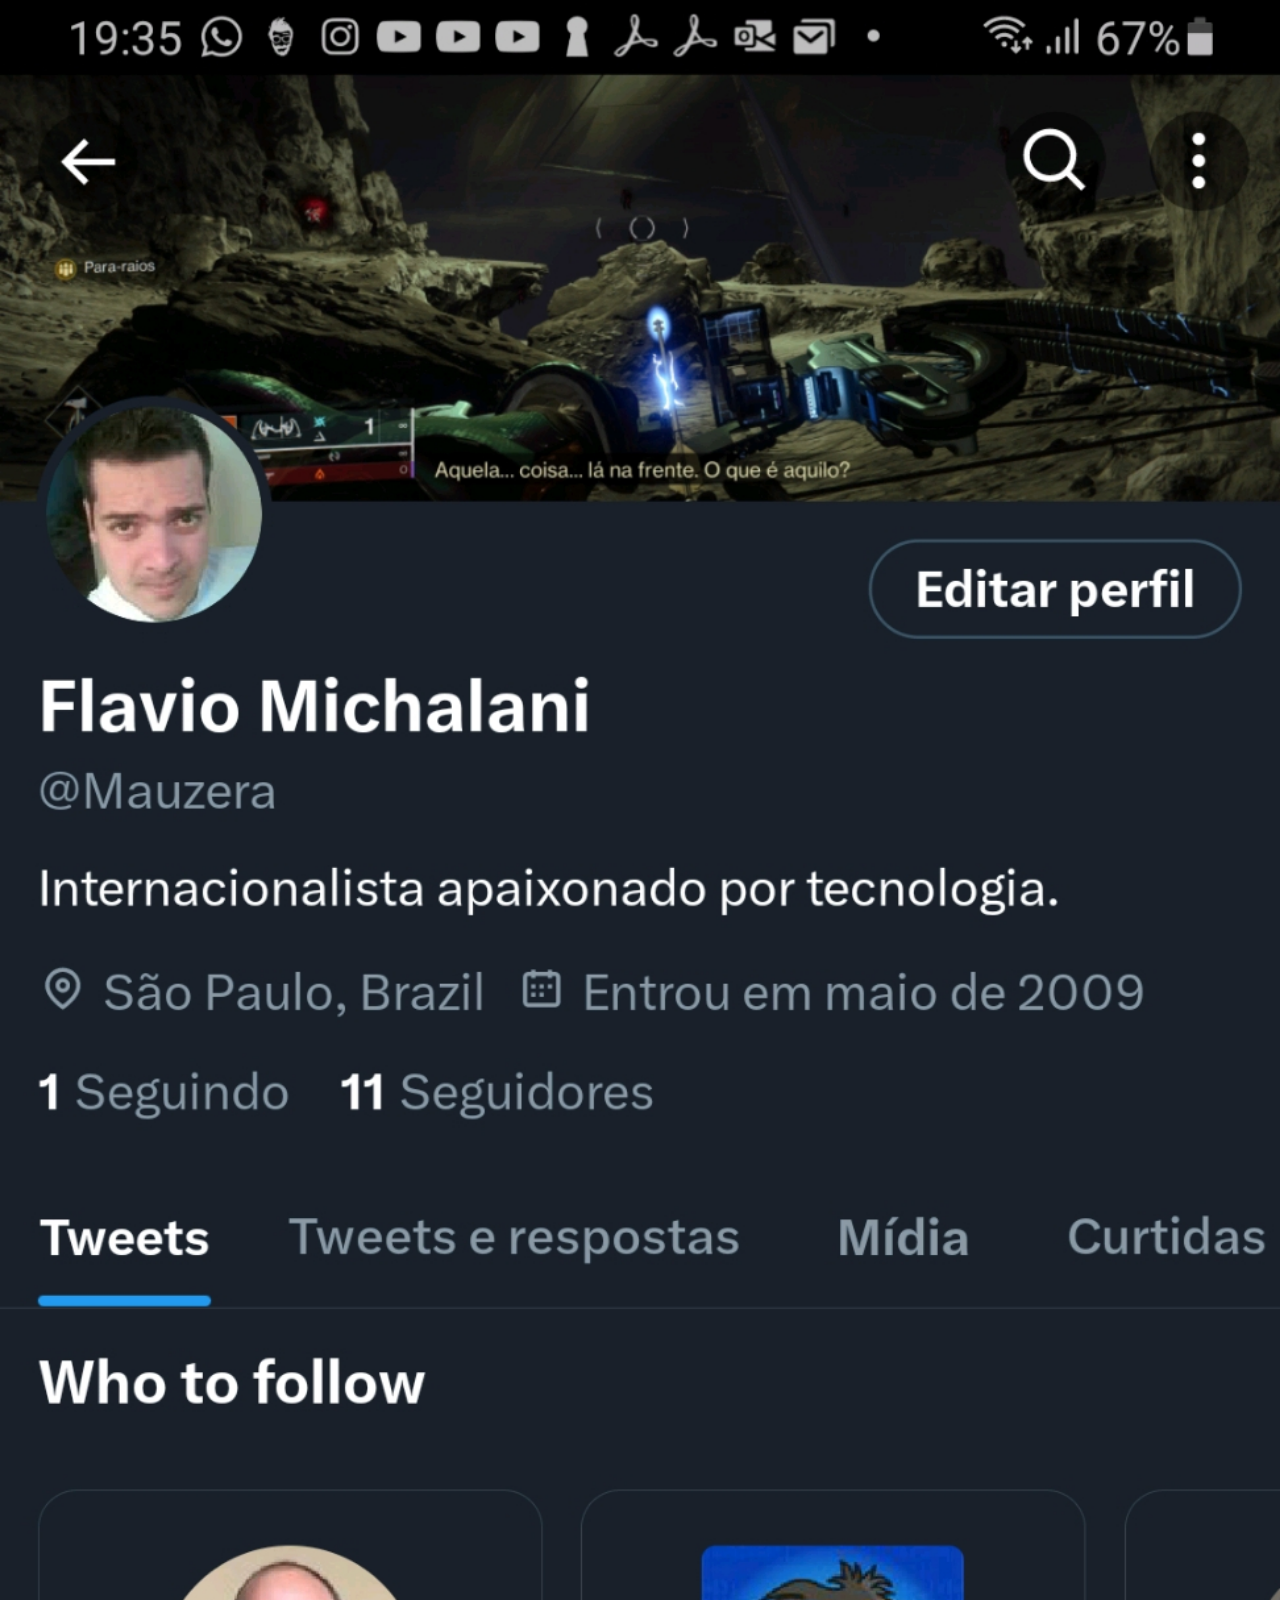
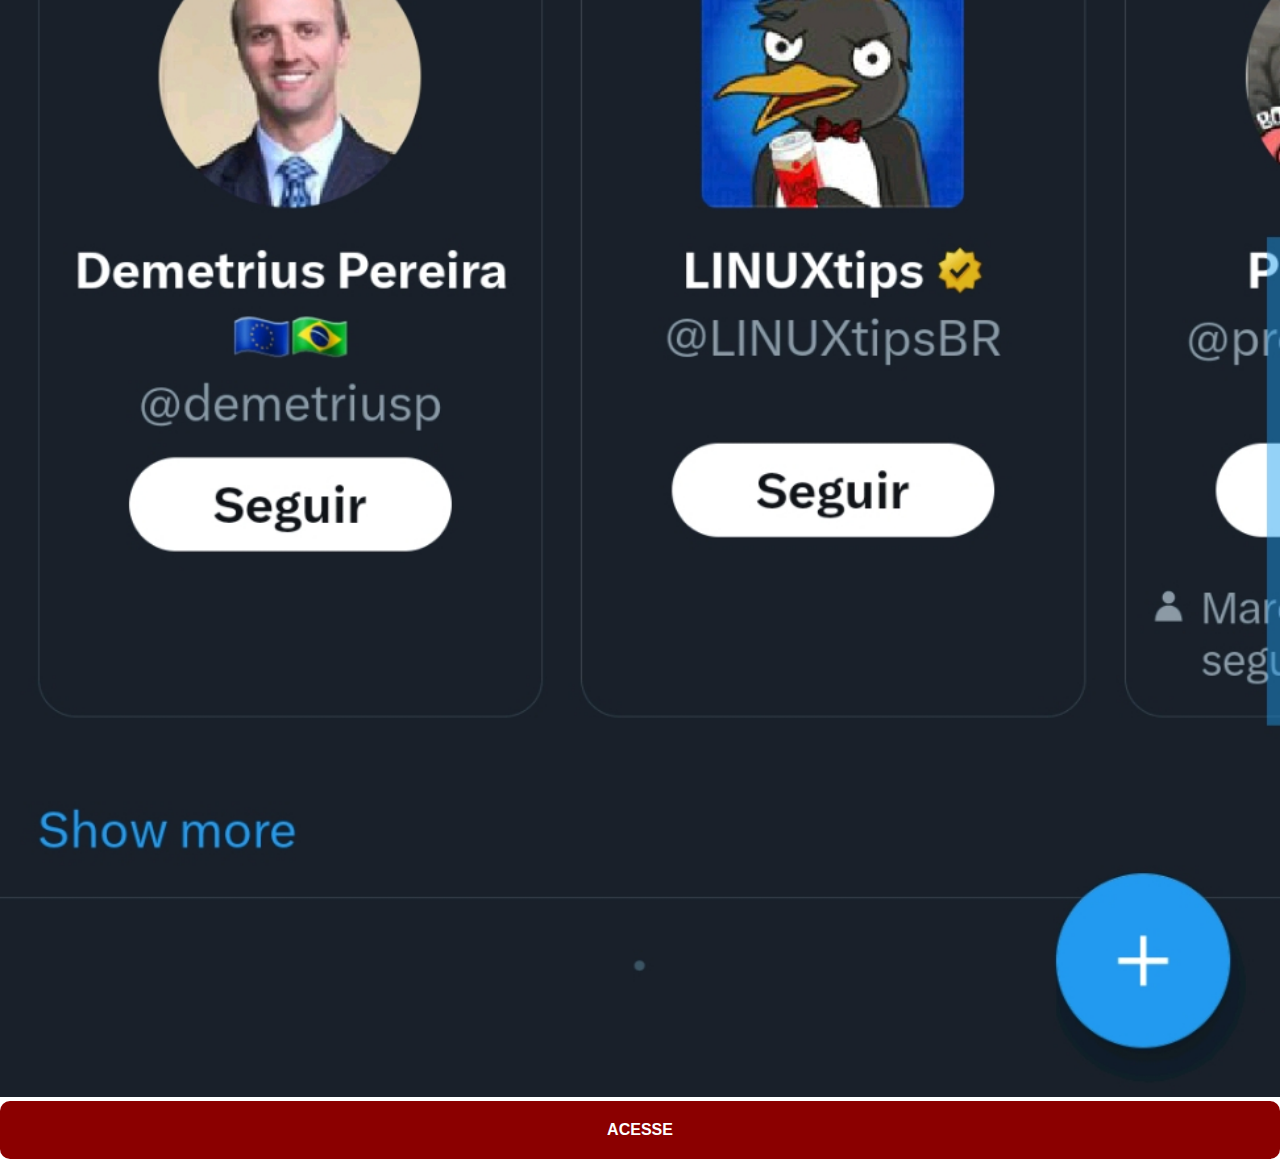
<file: templates/twitter.html>
<!DOCTYPE html>
<html lang="pt-br">
<head>
    <meta charset="UTF-8">
    <meta name="viewport" content="width=device-width, initial-scale=1.0">
    <title>Twitter</title>
    <link rel="stylesheet" href="../estilos/social.css">
</head>
<body>
    <img src="../imagens/screenshot-twitter.jpg" alt="Twitter">
    <a href="https://twitter.com/Mauzera"
    target="_blank">ACESSE</a>
</body>
</html>
</file>
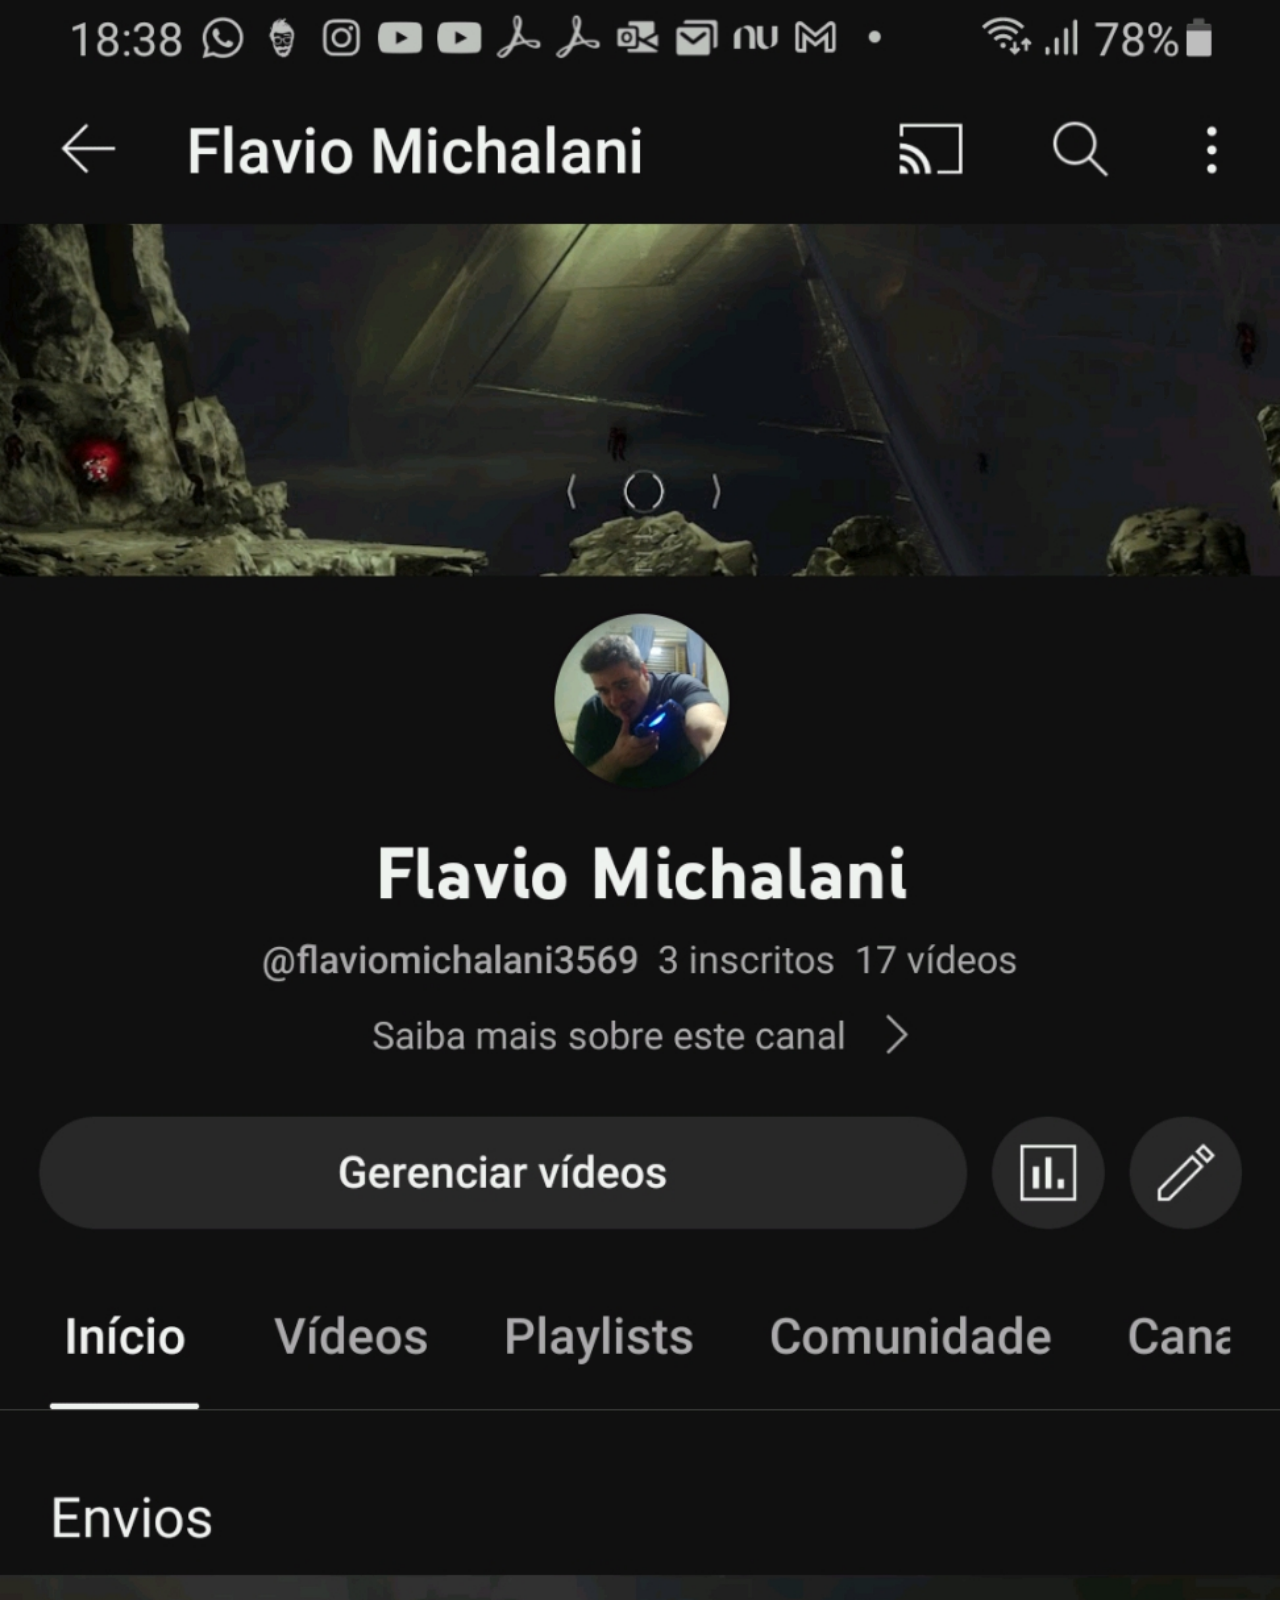
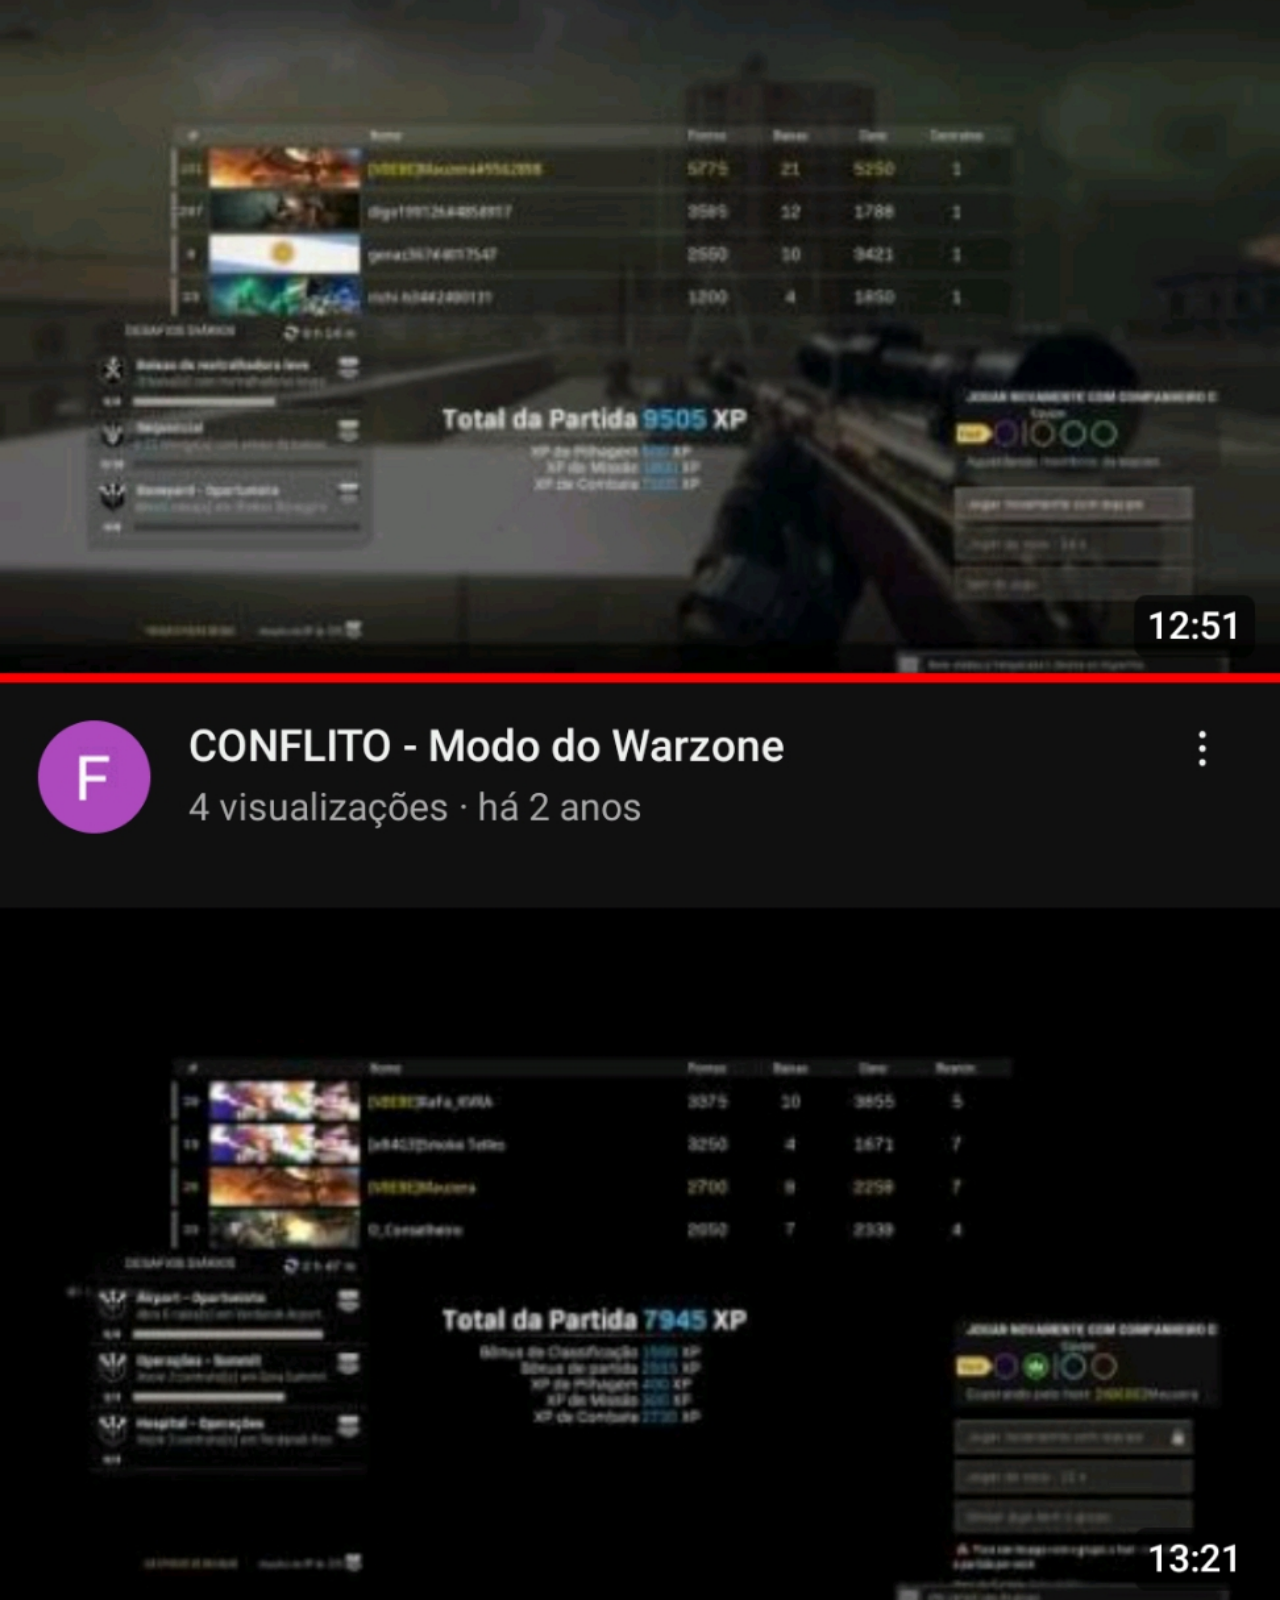
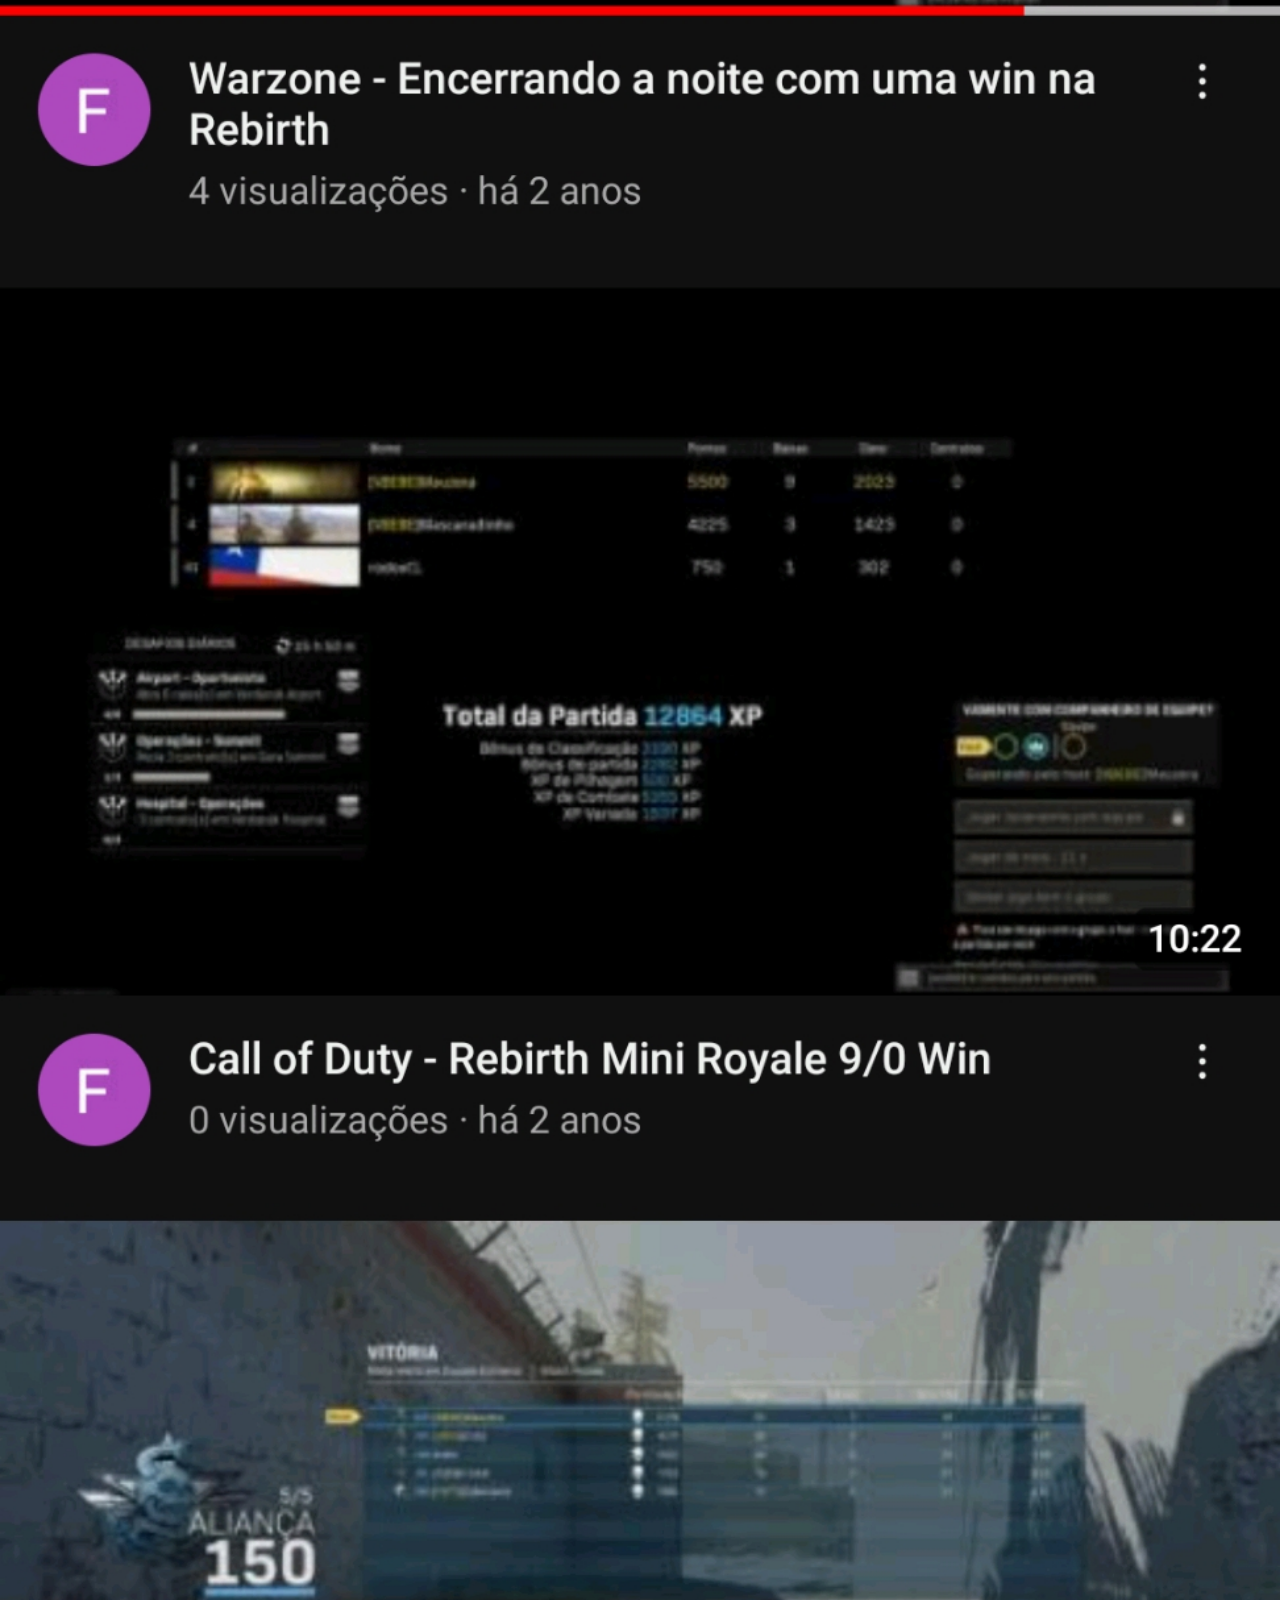
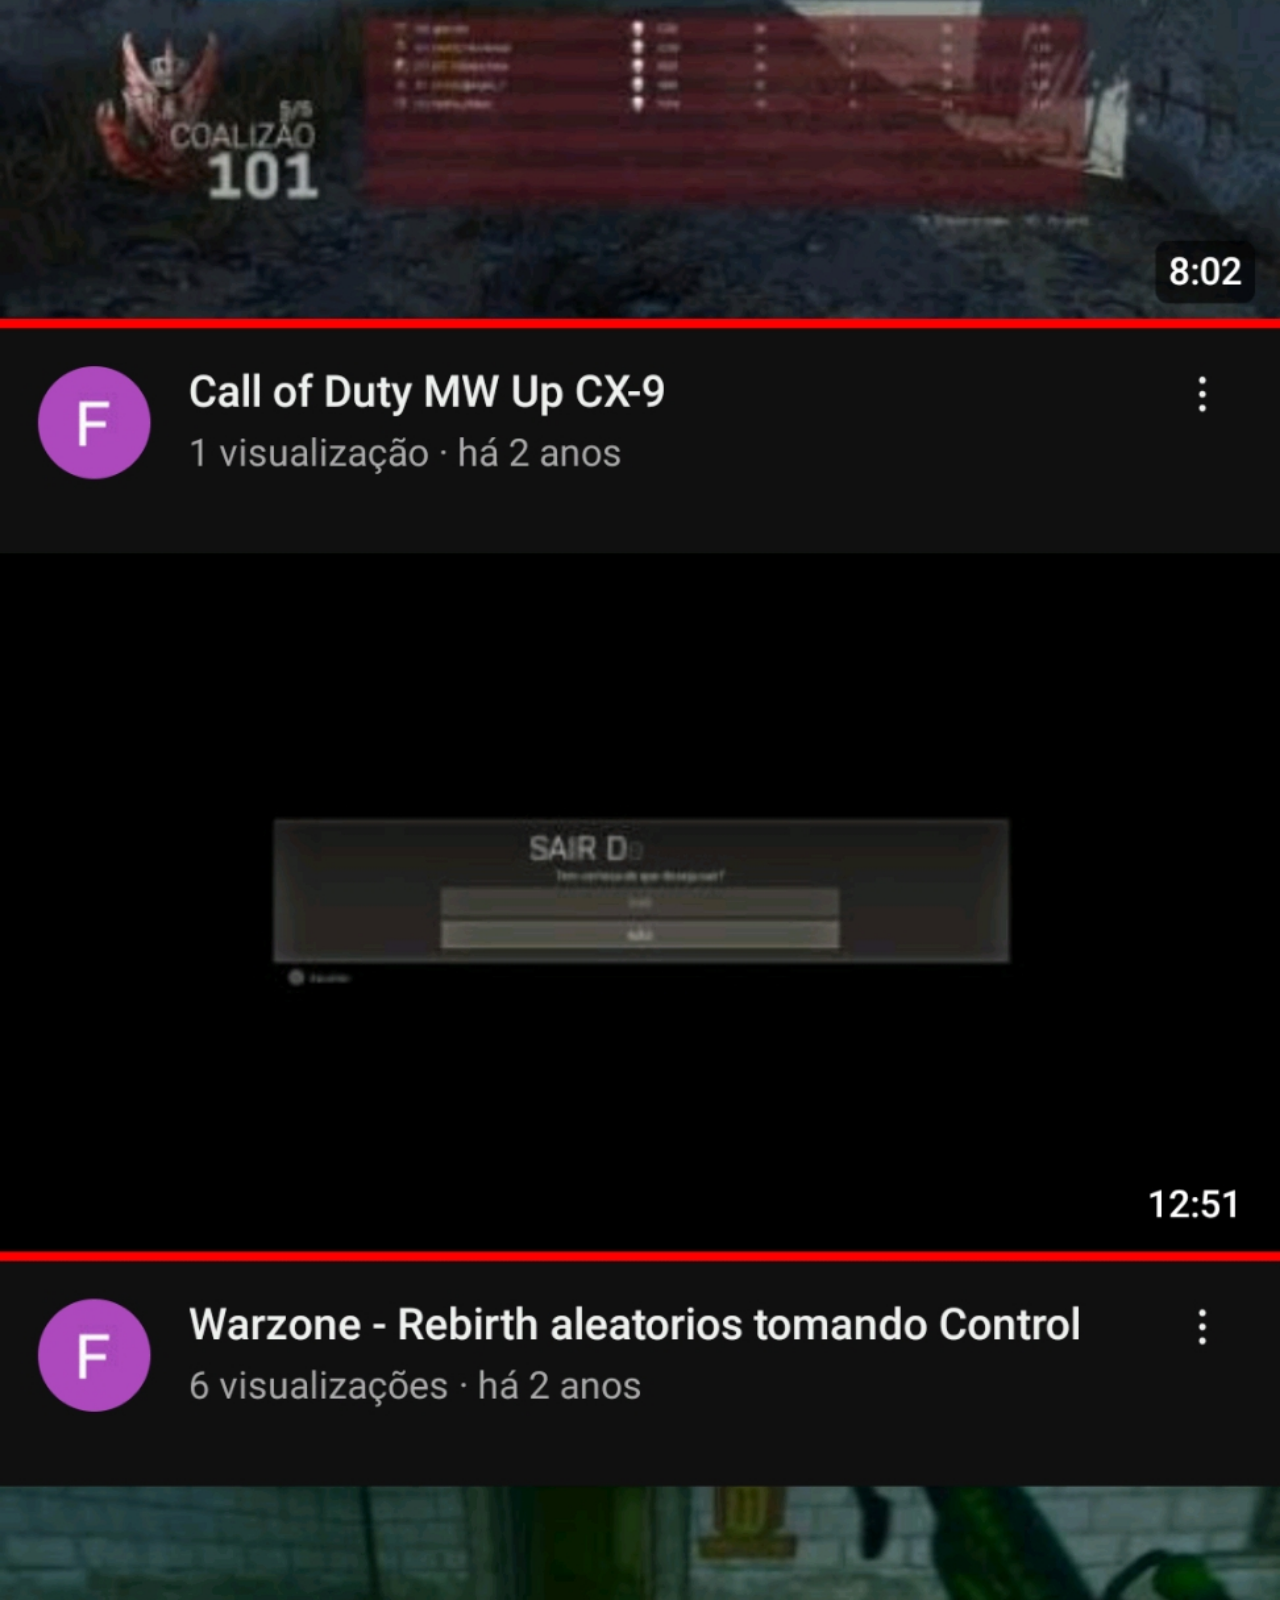
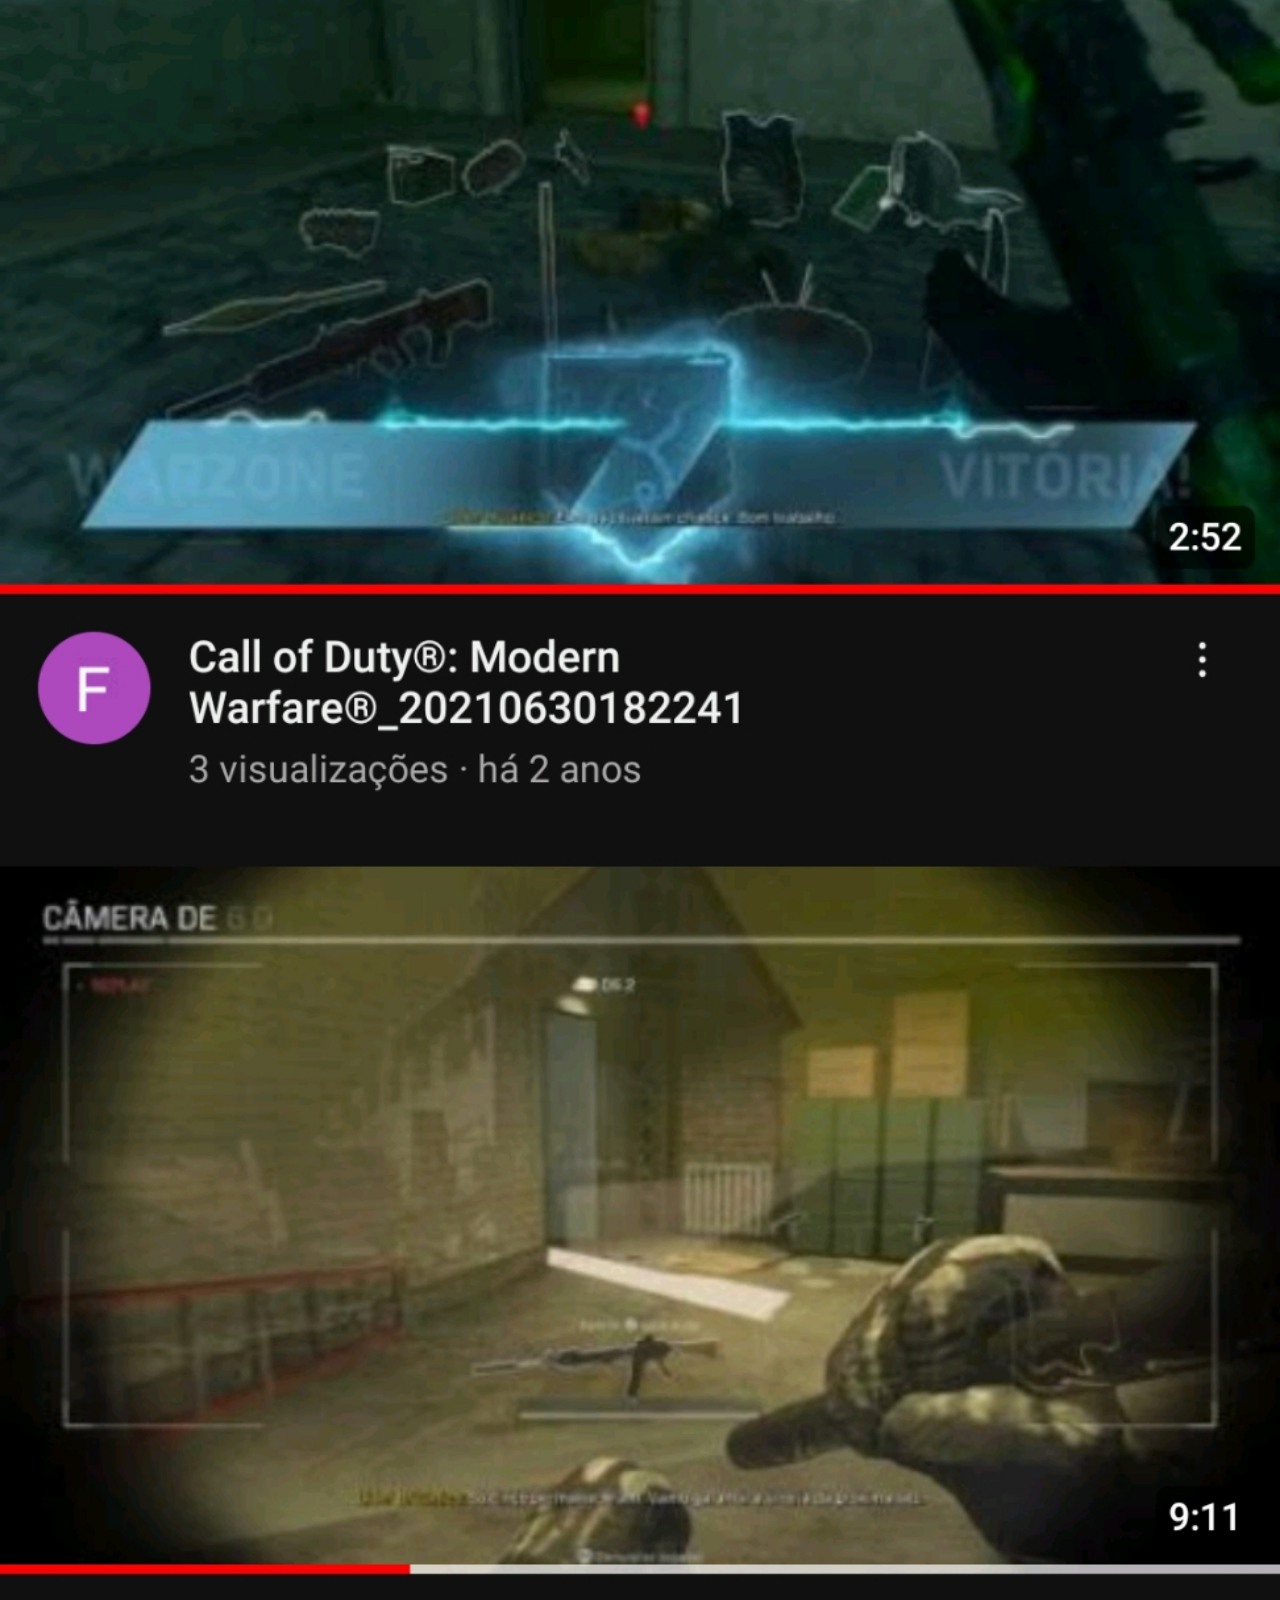
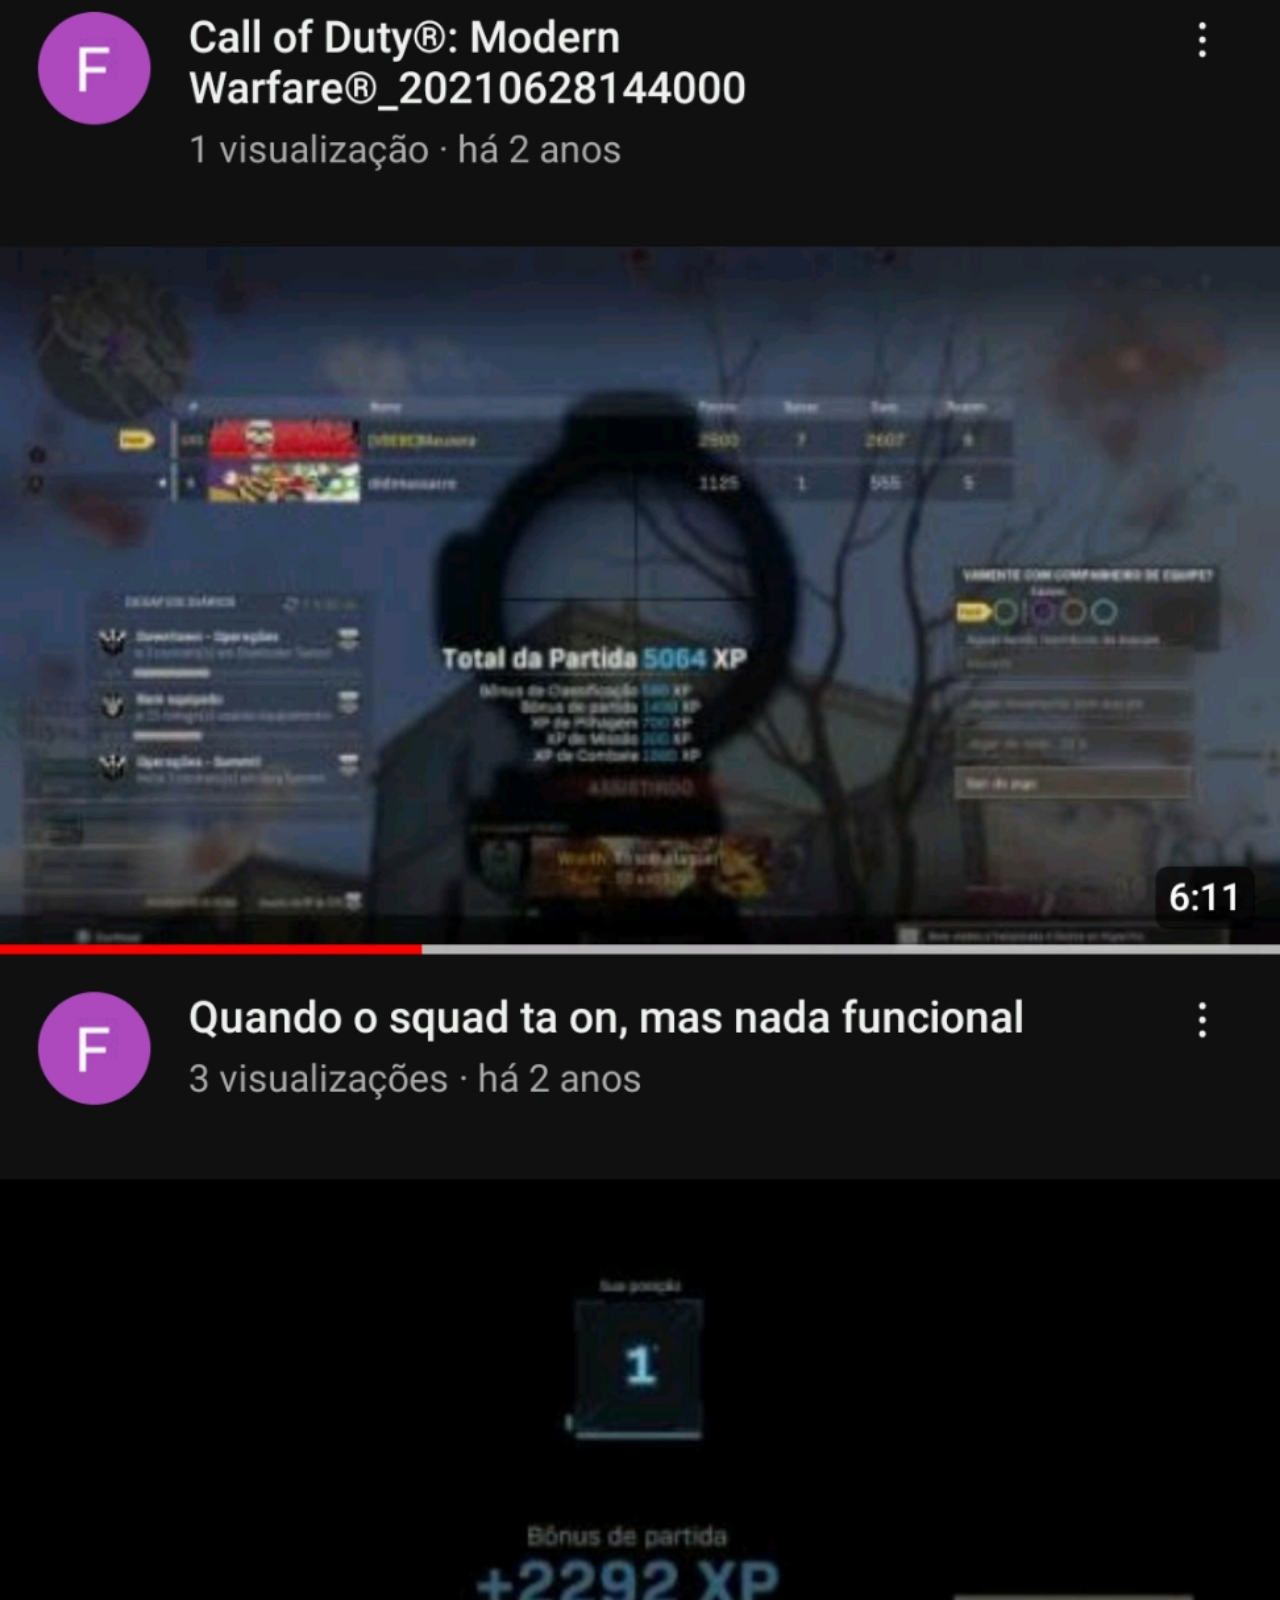
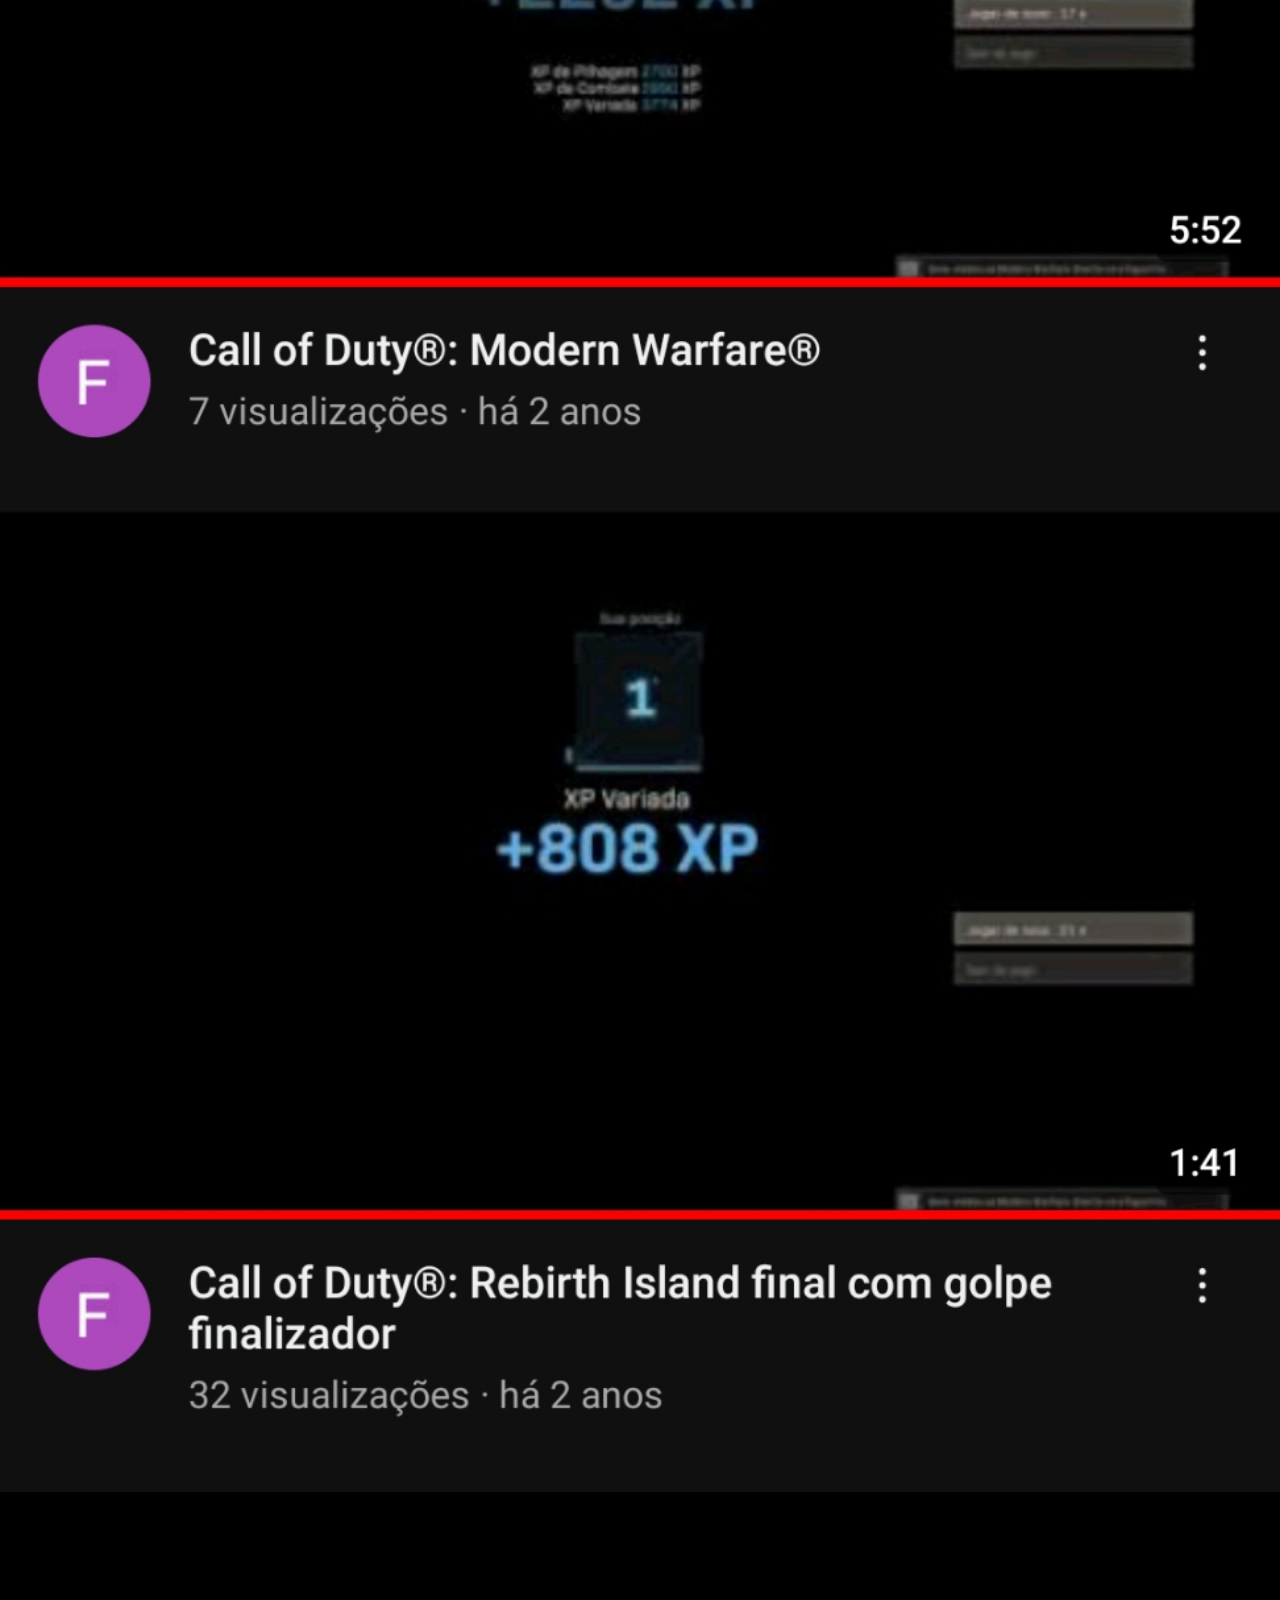
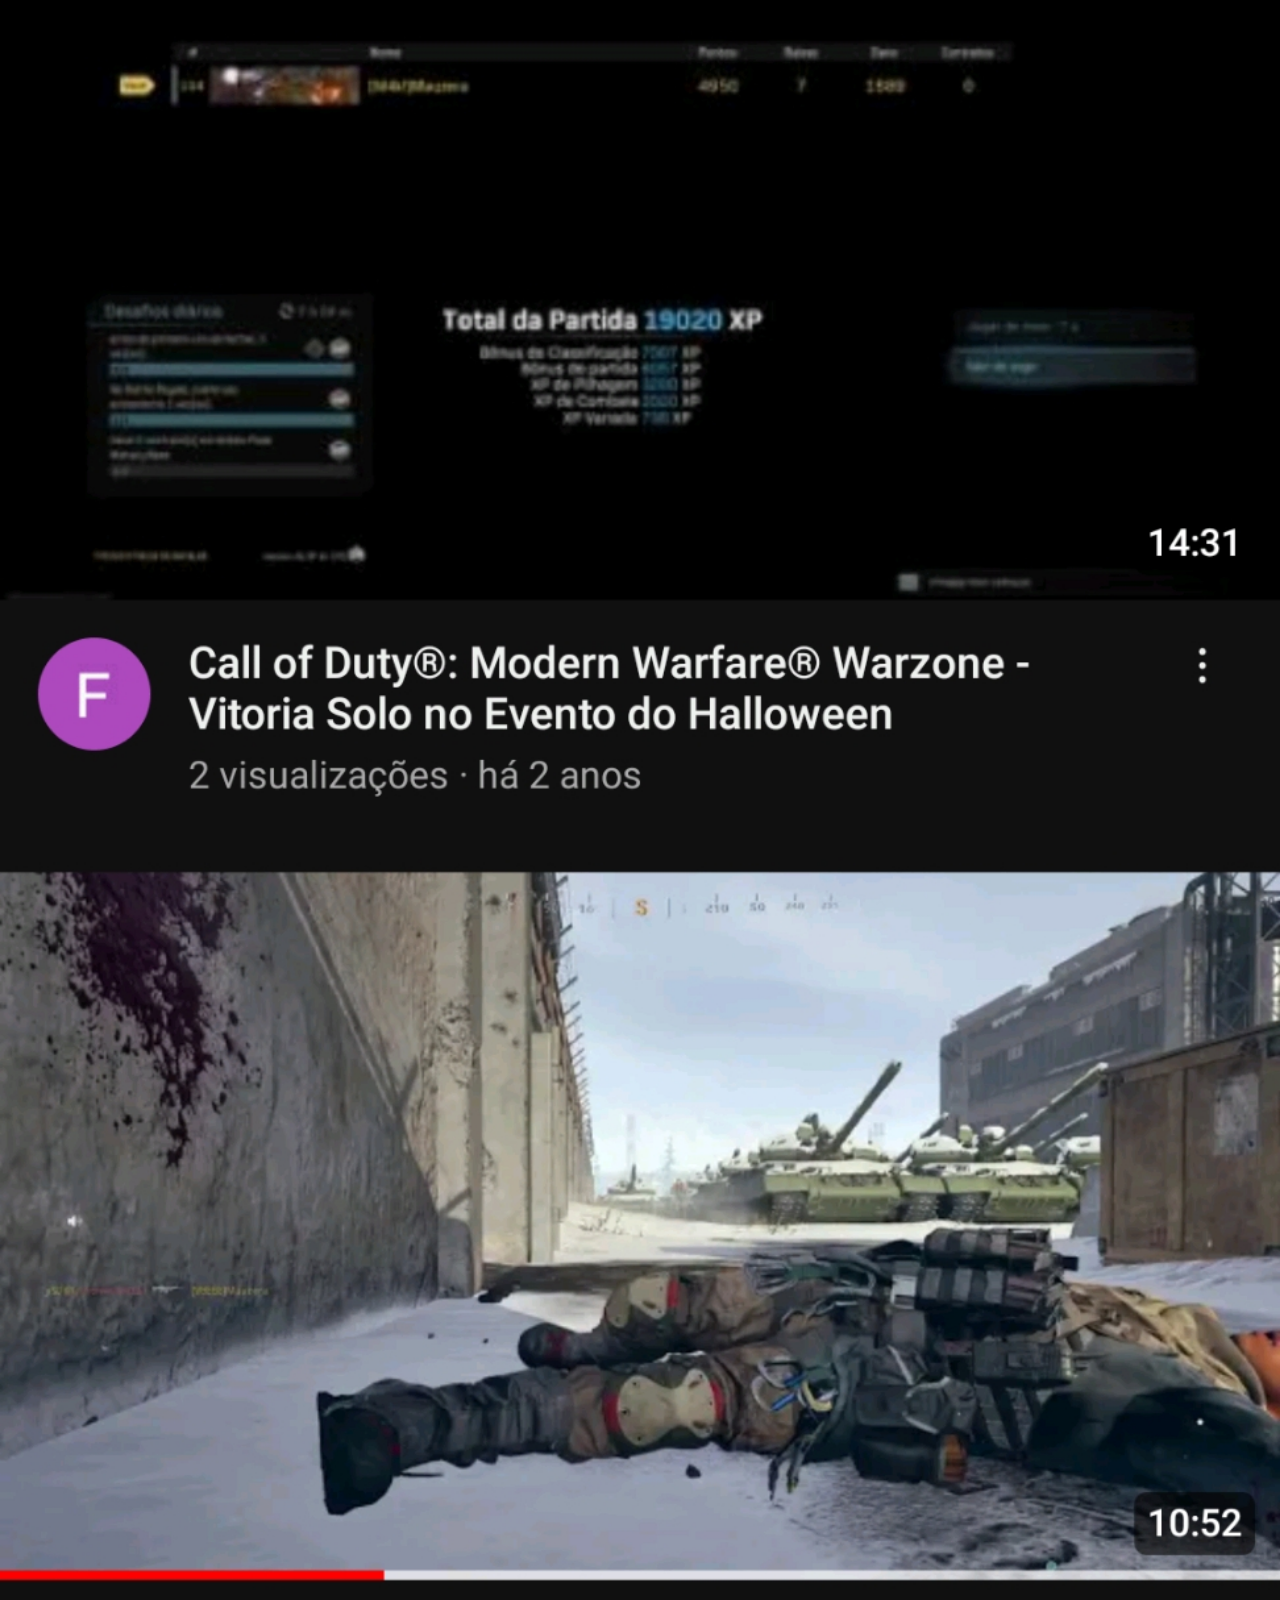
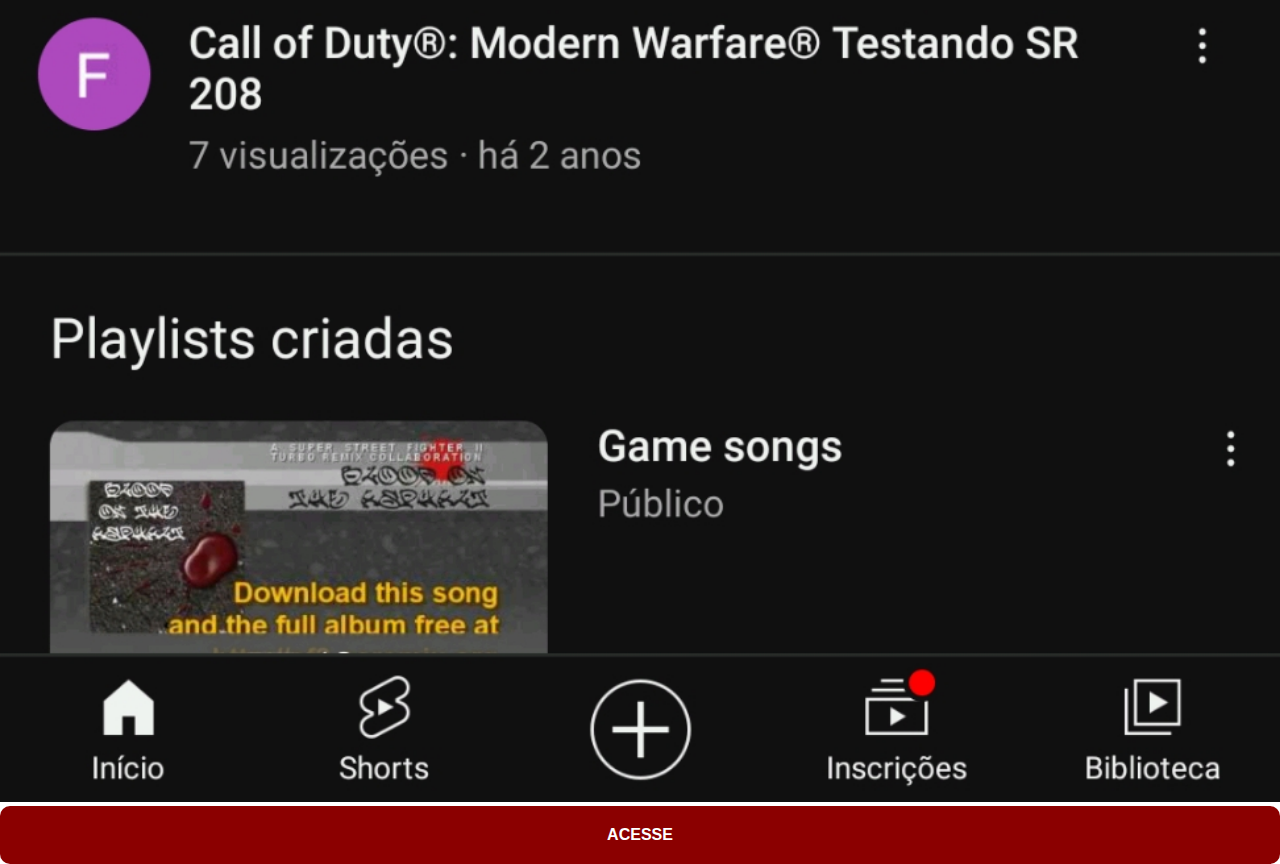
<file: templates/youtube.html>
<!DOCTYPE html>
<html lang="en">
<head>
    <meta charset="UTF-8">
    <meta name="viewport" content="width=device-width, initial-scale=1.0">
    <link rel="stylesheet" href="../estilos/social.css">
    <title>Youtube</title>

</head>
<body>
    <img src="../imagens/screenshot-youtube.jpg" alt="Youtube">
    <a href="https://www.youtube.com/@flaviomichalani"
    target="_blank">ACESSE</a>
</body>
</html>
</file>
<file: estilos/style.css>
@charset "UTF-8";

* {
    margin: 0px;
    padding: 0px;
    font-family: Arial, Helvetica, sans-serif;
}

html, body {
    height: 100vh;
    width: 100vw;
    background-color: black;
}

body {
    background: url('../imagens/fundo-madeira.jpg')
    no-repeat top center;
    background-size: cover;
    background-attachment: fixed;
}

main {
    position: relative;
    height: 100vh;
}

section#telefone {
    position: absolute;
    top: 55%;
    left: 50%;
    transform: translate(-50%, -50%);
    height: 627px;
    width: 304px;
    background: url('../imagens/s9plus-screen-resized.png') no-repeat;
}

iframe#tela {
    position: relative;
    border-radius: 10px;
    top: 40px;
    left: 12px;
    width: 280px;
    height: 570px;
}

section#redes-sociais {
    display: flex;
    justify-content: center;
}

section#redes-sociais > a > img {
    width: 45px;
    margin: 7px;
    border-radius: 50%;
    box-shadow: 2px 2px 5px rgba(0, 0, 0, 0.400);
    box-sizing: border-box;
}

section#redes-sociais img:hover {
    border: 2px solid rgba(255, 255, 255, 0.61);
    transform: translate(-3px, -3px);
    box-shadow: 5px 5px 10px rgba(0, 0, 0, 0.61);
    transition: transform .3s; border: .7s;
}
</file>
<file: estilos/social.css>
@charset "UTF-8";

* {
    margin: 0px;
    padding: 0px;
    font-family: Arial, Helvetica, sans-serif;
}

::-webkit-scrollbar {
   width: 0px;
   height: 0px; 
}

img {
    width: 100vw;
}

a {
    display: block;
    background-color: darkred;
    color: white;
    padding: 20px;
    text-align: center;
    font-weight: bolder;
    text-decoration: none;
    border-radius: 10px;
}

a:hover {
   background-color: red; 
}
</file>
